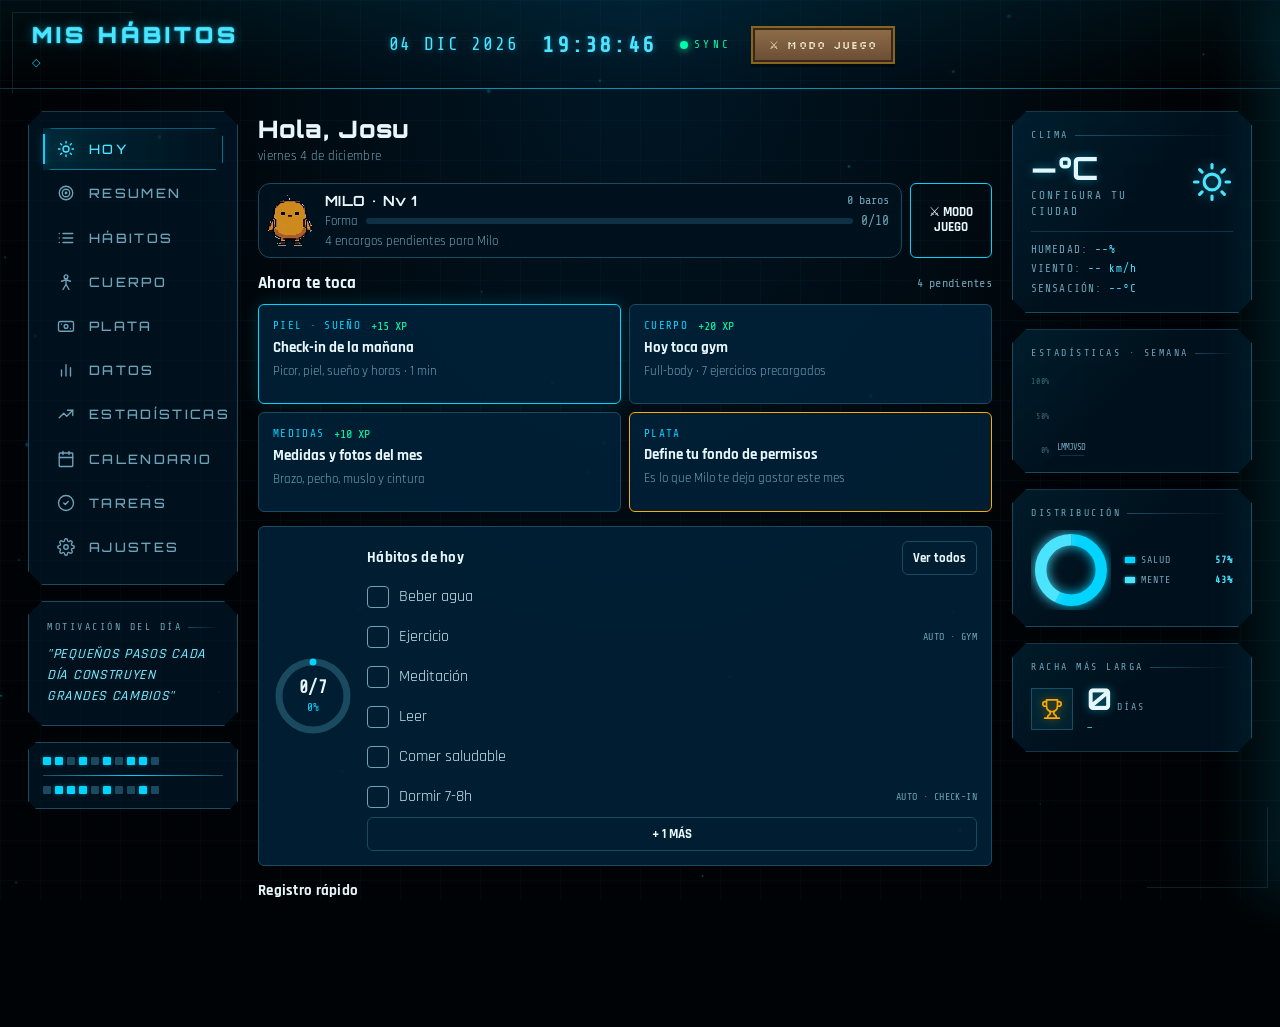
<file: index.html>
<!DOCTYPE html>
<html lang="es">
<head>
<meta charset="UTF-8">
<meta name="viewport" content="width=device-width, initial-scale=1.0, viewport-fit=cover">
<meta name="theme-color" content="#000305">
<meta name="apple-mobile-web-app-capable" content="yes">
<meta name="apple-mobile-web-app-status-bar-style" content="black-translucent">
<meta name="apple-mobile-web-app-title" content="Hábitos">
<meta name="mobile-web-app-capable" content="yes">
<link rel="manifest" href="manifest.json">
<link rel="apple-touch-icon" href="assets/icon-180.png">
<link rel="icon" type="image/png" href="assets/fav/fav-2.png" id="favMilo">
<script>/* en el computador la pestaña muestra un Milo coronado al azar (1–8) */
try { document.getElementById('favMilo').href = 'assets/fav/fav-' + (1 + Math.floor(Math.random() * 8)) + '.png'; } catch (e) {}</script>
<title>Trackeador de Hábitos · V8</title>
<link rel="preconnect" href="https://fonts.googleapis.com">
<link rel="preconnect" href="https://fonts.gstatic.com" crossorigin>
<link href="https://fonts.googleapis.com/css2?family=Orbitron:wght@400;500;700;900&family=Rajdhani:wght@300;400;500;600;700&family=Share+Tech+Mono&family=Noto+Sans+Hebrew:wght@400;700&family=Playfair+Display:wght@400;700;900&family=DM+Serif+Display&family=Inter:wght@300;400;500;600;700&family=Poppins:wght@400;500;600;700&family=Quicksand:wght@400;500;600;700&family=Permanent+Marker&family=Caveat:wght@400;600;700&family=Architects+Daughter&display=swap" rel="stylesheet">
<link rel="stylesheet" href="core/core.css">
<link rel="stylesheet" href="core/modules.css">
<link rel="stylesheet" href="modules/piel/piel.css">
<link rel="stylesheet" href="modules/gym/gym.css">
<link rel="stylesheet" href="modules/plata/plata.css">
<link rel="stylesheet" href="modules/datos/datos.css">
<link rel="stylesheet" href="game/game.css">
</head>
<body>

<div class="bg-grid"></div>
<canvas id="particles"></canvas>
<div class="bg-corners"></div>

<!-- ============ HEADER ============ -->
<header class="top-bar">
  <div class="brand">
    <h1 class="brand-title" id="brandTitleEl">MIS HÁBITOS</h1>
    <span class="brand-sub" id="brandSubEl"></span>
  </div>
  <div class="hebrew-mark" id="hebrewMarkEl"></div>
  <div class="status-area">
    <span class="status-date" id="dateDisplay">— — —</span>
    <span class="status-clock" id="clockDisplay">00:00:00</span>
    <span class="sync-indicator">SYNC</span>
  </div>
</header>

<!-- ============ MAIN LAYOUT ============ -->
<div class="main-grid">

  <!-- ============ SIDEBAR IZQUIERDA ============ -->
  <aside class="sidebar-left">
    <nav class="hud-nav" id="nav">
      <div class="nav-item active" data-view="resumen">
        <svg viewBox="0 0 24 24" fill="none" stroke="currentColor" stroke-width="1.8" stroke-linecap="round" stroke-linejoin="round"><circle cx="12" cy="12" r="9"/><circle cx="12" cy="12" r="5"/><circle cx="12" cy="12" r="1" fill="currentColor"/></svg>
        <span>RESUMEN</span>
      </div>
      <div class="nav-item" data-view="habitos">
        <svg viewBox="0 0 24 24" fill="none" stroke="currentColor" stroke-width="1.8" stroke-linecap="round" stroke-linejoin="round"><line x1="8" y1="6" x2="21" y2="6"/><line x1="8" y1="12" x2="21" y2="12"/><line x1="8" y1="18" x2="21" y2="18"/><line x1="3" y1="6" x2="3.01" y2="6"/><line x1="3" y1="12" x2="3.01" y2="12"/><line x1="3" y1="18" x2="3.01" y2="18"/></svg>
        <span>HÁBITOS</span>
      </div>
      <div class="nav-item" data-view="estadisticas">
        <svg viewBox="0 0 24 24" fill="none" stroke="currentColor" stroke-width="1.8" stroke-linecap="round" stroke-linejoin="round"><polyline points="3 17 9 11 13 15 21 7"/><polyline points="14 7 21 7 21 14"/></svg>
        <span>ESTADÍSTICAS</span>
      </div>
      <div class="nav-item" data-view="calendario">
        <svg viewBox="0 0 24 24" fill="none" stroke="currentColor" stroke-width="1.8" stroke-linecap="round" stroke-linejoin="round"><rect x="3" y="4" width="18" height="18" rx="1"/><line x1="16" y1="2" x2="16" y2="6"/><line x1="8" y1="2" x2="8" y2="6"/><line x1="3" y1="10" x2="21" y2="10"/></svg>
        <span>CALENDARIO</span>
      </div>
      <div class="nav-item" data-view="tareas">
        <svg viewBox="0 0 24 24" fill="none" stroke="currentColor" stroke-width="1.8" stroke-linecap="round" stroke-linejoin="round"><circle cx="12" cy="12" r="10"/><polyline points="9 12 11 14 15 10"/></svg>
        <span>TAREAS</span>
      </div>
      <div class="nav-item" data-view="ajustes">
        <svg viewBox="0 0 24 24" fill="none" stroke="currentColor" stroke-width="1.8" stroke-linecap="round" stroke-linejoin="round"><circle cx="12" cy="12" r="3"/><path d="M19.4 15a1.65 1.65 0 0 0 .33 1.82l.06.06a2 2 0 0 1 0 2.83 2 2 0 0 1-2.83 0l-.06-.06a1.65 1.65 0 0 0-1.82-.33 1.65 1.65 0 0 0-1 1.51V21a2 2 0 0 1-2 2 2 2 0 0 1-2-2v-.09A1.65 1.65 0 0 0 9 19.4a1.65 1.65 0 0 0-1.82.33l-.06.06a2 2 0 0 1-2.83 0 2 2 0 0 1 0-2.83l.06-.06a1.65 1.65 0 0 0 .33-1.82 1.65 1.65 0 0 0-1.51-1H3a2 2 0 0 1-2-2 2 2 0 0 1 2-2h.09A1.65 1.65 0 0 0 4.6 9a1.65 1.65 0 0 0-.33-1.82l-.06-.06a2 2 0 0 1 0-2.83 2 2 0 0 1 2.83 0l.06.06a1.65 1.65 0 0 0 1.82.33H9a1.65 1.65 0 0 0 1-1.51V3a2 2 0 0 1 2-2 2 2 0 0 1 2 2v.09a1.65 1.65 0 0 0 1 1.51 1.65 1.65 0 0 0 1.82-.33l.06-.06a2 2 0 0 1 2.83 0 2 2 0 0 1 0 2.83l-.06.06a1.65 1.65 0 0 0-.33 1.82V9a1.65 1.65 0 0 0 1.51 1H21a2 2 0 0 1 2 2 2 2 0 0 1-2 2h-.09a1.65 1.65 0 0 0-1.51 1z"/></svg>
        <span>AJUSTES</span>
      </div>
    </nav>

    <div class="motivation-panel">
      <div class="card-label">MOTIVACIÓN DEL DÍA</div>
      <p class="motivation-text" id="motivationText">"Pequeños pasos cada día construyen grandes cambios"</p>
    </div>

    <div class="deco-block">
      <div class="deco-row">
        <span class="lit"></span><span class="lit"></span><span></span><span class="lit"></span><span></span>
        <span class="lit"></span><span></span><span class="lit"></span><span class="lit"></span><span></span>
      </div>
      <div class="deco-mini-line"></div>
      <div class="deco-row">
        <span></span><span class="lit"></span><span class="lit"></span><span class="lit"></span><span></span>
        <span class="lit"></span><span></span><span></span><span class="lit"></span><span></span>
      </div>
    </div>
  </aside>

  <!-- ============ MAIN CONTENT ============ -->
  <main class="content">

    <!-- ===== RESUMEN ===== -->
    <section id="view-resumen">
      <div class="kpi-row">
        <!-- KPI: Hábitos completados (esta semana acumulado) -->
        <div class="kpi-card">
          <div class="kpi-title">HÁBITOS COMPLETADOS</div>
          <div class="kpi-ring-wrap">
            <svg viewBox="0 0 100 100">
              <circle class="ring-bg" cx="50" cy="50" r="42" fill="none" stroke-width="4"/>
              <circle id="ring1" class="ring-fg" cx="50" cy="50" r="42" fill="none" stroke-width="4" stroke-dasharray="263.9" stroke-dashoffset="263.9" transform="rotate(-90 50 50)"/>
            </svg>
            <div class="ring-center">
              <div class="ring-value" id="kpiCompletedNum">0</div>
              <div class="ring-unit">/<span id="kpiCompletedTotal">0</span></div>
            </div>
          </div>
          <div class="kpi-footer"><span class="v" id="kpiCompletedPct">0</span>%</div>
        </div>

        <!-- KPI: Racha actual -->
        <div class="kpi-card">
          <div class="kpi-title">RACHA ACTUAL</div>
          <div class="kpi-ring-wrap">
            <svg viewBox="0 0 100 100">
              <circle class="ring-bg" cx="50" cy="50" r="42" fill="none" stroke-width="4"/>
              <circle id="ring2" class="ring-fg" cx="50" cy="50" r="42" fill="none" stroke-width="4" stroke-dasharray="263.9" stroke-dashoffset="263.9" transform="rotate(-90 50 50)"/>
            </svg>
            <div class="ring-center">
              <div class="ring-value" id="kpiStreakNum">0</div>
              <div class="ring-unit">DÍAS</div>
            </div>
          </div>
          <div class="kpi-footer">MEJOR: <span class="v" id="kpiBestStreak">0</span> DÍAS</div>
        </div>

        <!-- KPI: Tasa de éxito -->
        <div class="kpi-card">
          <div class="kpi-title">TASA DE ÉXITO</div>
          <div class="kpi-ring-wrap">
            <svg viewBox="0 0 100 100">
              <circle class="ring-bg" cx="50" cy="50" r="42" fill="none" stroke-width="4"/>
              <circle id="ring3" class="ring-fg" cx="50" cy="50" r="42" fill="none" stroke-width="4" stroke-dasharray="263.9" stroke-dashoffset="263.9" transform="rotate(-90 50 50)"/>
            </svg>
            <div class="ring-center">
              <div class="ring-value"><span id="kpiSuccessNum">0</span>%</div>
            </div>
          </div>
          <div class="kpi-footer">ESTA SEMANA</div>
        </div>

        <!-- KPI: Hábitos activos -->
        <div class="kpi-card">
          <div class="kpi-title">HÁBITOS ACTIVOS</div>
          <div class="kpi-ring-wrap">
            <svg viewBox="0 0 100 100">
              <circle class="ring-bg" cx="50" cy="50" r="42" fill="none" stroke-width="4"/>
              <circle id="ring4" class="ring-fg" cx="50" cy="50" r="42" fill="none" stroke-width="4" stroke-dasharray="263.9" stroke-dashoffset="263.9" transform="rotate(-90 50 50)"/>
            </svg>
            <div class="ring-center">
              <div class="ring-value" id="kpiActiveNum">0</div>
              <div class="ring-unit">/10</div>
            </div>
          </div>
          <div class="kpi-footer kpi-add" onclick="openHabitModal()">+ AÑADIR</div>
        </div>
      </div>

      <div class="habits-card">
        <h2 class="habits-title">MIS HÁBITOS</h2>
        <table class="habits-table">
          <thead>
            <tr>
              <th>HÁBITO</th>
              <th>L</th><th>M</th><th>M</th><th>J</th><th>V</th><th>S</th><th>D</th>
              <th>RACHA</th>
            </tr>
          </thead>
          <tbody id="habitsTableBody"></tbody>
        </table>
      </div>
    </section>

    <!-- ===== HÁBITOS (manage) ===== -->
    <section id="view-habitos" class="hidden">
      <!-- Vista DESKTOP (oculta en mobile) -->
      <div class="desktop-only">
        <div class="section-title-row">
          <h2 class="section-title">GESTIÓN DE HÁBITOS</h2>
          <button class="hud-btn" onclick="openHabitModal()">+ NUEVO HÁBITO</button>
        </div>
        <div class="manage-grid" id="manageGrid"></div>
      </div>
      <!-- Vista MOBILE (oculta en desktop) -->
      <div class="mobile-only" id="mobileHabitsView">
        <div class="mobile-habits-hoy" id="mobileHabitsHoy"></div>
        <div class="mobile-habits-semana" id="mobileHabitsSemana"></div>
        <div class="mobile-habits-resumen" id="mobileHabitsResumen"></div>
      </div>
    </section>

    <!-- ===== ESTADÍSTICAS ===== -->
    <section id="view-estadisticas" class="hidden">
      <div class="section-title-row">
        <h2 class="section-title">ESTADÍSTICAS</h2>
      </div>
      <div class="stats-toolbar">
        <div class="stats-toolbar-lbl">UNIDAD DE TIEMPO</div>
        <div class="seg-ctrl" id="statsUnitCtrl">
          <button data-unit="week" class="active">SEMANAL</button>
          <button data-unit="month">MENSUAL</button>
          <button data-unit="year">ANUAL</button>
        </div>
      </div>
      <div id="statsContainer"></div>
    </section>

    <!-- ===== CALENDARIO ===== -->
    <section id="view-calendario" class="hidden">
      <div class="section-title-row">
        <h2 class="section-title">CALENDARIO</h2>
      </div>
      <div class="calendar-wrap">
        <div class="cal-nav">
          <button class="icon-btn" onclick="changeCalMonth(-1)">
            <svg viewBox="0 0 24 24" fill="none" stroke="currentColor" stroke-width="2" stroke-linecap="round" stroke-linejoin="round"><polyline points="15 18 9 12 15 6"/></svg>
          </button>
          <div class="cal-month" id="calMonthLabel">— — —</div>
          <button class="icon-btn" onclick="changeCalMonth(1)">
            <svg viewBox="0 0 24 24" fill="none" stroke="currentColor" stroke-width="2" stroke-linecap="round" stroke-linejoin="round"><polyline points="9 18 15 12 9 6"/></svg>
          </button>
        </div>
        <div class="cal-grid" id="calGrid"></div>
      </div>
    </section>

    <!-- ===== TAREAS ===== -->
    <section id="view-tareas" class="hidden">
      <div class="section-title-row">
        <h2 class="section-title">TAREAS</h2>
      </div>

      <!-- Contador semanal -->
      <div class="task-counter-row">
        <div class="task-counter-card done">
          <div class="tc-lbl">REALIZADAS · SEMANA</div>
          <div class="tc-val" id="tcDone">0</div>
          <div class="tc-sub">TAREAS COMPLETADAS LUN — DOM</div>
        </div>
        <div class="task-counter-card miss">
          <div class="tc-lbl">NO REALIZADAS</div>
          <div class="tc-val" id="tcMiss">0</div>
          <div class="tc-sub">PENDIENTES EN EL TABLERO</div>
        </div>
        <div class="task-counter-card">
          <div class="tc-lbl">TASA · SEMANA</div>
          <div class="tc-val" id="tcRate">0%</div>
          <div class="tc-sub" id="tcRateSub">SIN ACTIVIDAD</div>
        </div>
      </div>

      <!-- Line chart de tareas realizadas -->
      <div class="task-chart-card">
        <div class="task-chart-head">
          <div class="task-chart-title">TAREAS REALIZADAS · LÍNEA DE TIEMPO</div>
          <div class="seg-ctrl" id="taskRangeCtrl">
            <button data-range="week" class="active">1 SEMANA</button>
            <button data-range="month">1 MES</button>
            <button data-range="year">1 AÑO</button>
          </div>
        </div>
        <div class="task-chart-svg-wrap" id="taskChartWrap"></div>
      </div>

      <div class="tasks-wrap">
        <div class="task-input-row">
          <input type="text" class="task-input" id="taskInput" placeholder="Nueva tarea..." onkeydown="if(event.key==='Enter')addTask()">
          <button class="hud-btn" onclick="addTask()">+ AÑADIR</button>
        </div>
        <div class="task-priority-picker" id="taskPriorityPicker">
          <button type="button" class="priority-pill active" data-pri="urgent" onclick="selectTaskPriority('urgent')">
            <span class="pp-dot"></span>URGENTE
          </button>
          <button type="button" class="priority-pill" data-pri="important" onclick="selectTaskPriority('important')">
            <span class="pp-dot"></span>IMPORTANTE
          </button>
          <button type="button" class="priority-pill" data-pri="trivial" onclick="selectTaskPriority('trivial')">
            <span class="pp-dot"></span>TRIVIAL
          </button>
        </div>
        <div class="task-section-header">
          <span class="tsh-label">— ACTIVAS —</span>
        </div>
        <div class="task-list" id="taskList"></div>

        <div class="archived-panel" id="archivedPanel">
          <div class="task-section-header archived-header" onclick="toggleArchivedPanel()">
            <span class="tsh-chevron">
              <svg viewBox="0 0 24 24" fill="none" stroke="currentColor" stroke-width="2" stroke-linecap="round" stroke-linejoin="round"><polyline points="6 9 12 15 18 9"/></svg>
            </span>
            <span class="tsh-label">ARCHIVADAS <span class="archived-count" id="archivedCount">0</span></span>
            <button class="hud-btn secondary tiny" id="clearArchivedBtn" onclick="event.stopPropagation(); clearArchived()">VACIAR</button>
          </div>
          <div class="archived-body">
            <div class="task-list archived-list" id="archivedList"></div>
          </div>
        </div>
      </div>
    </section>

    <!-- ===== AJUSTES ===== -->
    <section id="view-ajustes" class="hidden">
      <div class="section-title-row">
        <h2 class="section-title">AJUSTES</h2>
      </div>
      <div class="settings-wrap">
        <div class="setting-row">
          <div>
            <div class="setting-label">CIUDAD DEL CLIMA</div>
            <div class="setting-desc">Latitud y longitud para Open-Meteo</div>
          </div>
          <div style="display:flex; gap:8px;">
            <input type="text" class="form-input" id="setCity" style="width:140px" placeholder="Santiago">
            <input type="number" step="0.01" class="form-input" id="setLat" style="width:90px" placeholder="-33.45">
            <input type="number" step="0.01" class="form-input" id="setLon" style="width:90px" placeholder="-70.66">
            <button class="hud-btn" onclick="saveCitySettings()">GUARDAR</button>
          </div>
        </div>
        <div class="setting-row">
          <div>
            <div class="setting-label">FRASE MOTIVACIONAL</div>
            <div class="setting-desc">Texto que aparece en el panel izquierdo</div>
          </div>
          <input type="text" class="form-input" id="setMotivation" style="width:340px" onblur="saveMotivation()">
        </div>
        <div class="setting-row">
          <div>
            <div class="setting-label">EXPORTAR DATOS</div>
            <div class="setting-desc">Descarga un respaldo JSON con tu progreso</div>
          </div>
          <button class="hud-btn" onclick="exportData()">EXPORTAR</button>
        </div>
        <div class="setting-row">
          <div>
            <div class="setting-label">IMPORTAR DATOS</div>
            <div class="setting-desc">Restaura desde un archivo JSON</div>
          </div>
          <label class="hud-btn" style="cursor:pointer">
            IMPORTAR
            <input type="file" accept="application/json" onchange="importData(event)" style="display:none">
          </label>
        </div>
        <!-- V4.5 — ACORDEÓN AJUSTES AVANZADOS -->
        <div class="setting-row adv-toggle-row" id="advToggleRow" onclick="toggleAdvancedSettings()">
          <div>
            <div class="setting-label">AJUSTES AVANZADOS</div>
            <div class="setting-desc">Personalización de pantalla y categorías</div>
          </div>
          <div class="adv-chevron">
            <svg viewBox="0 0 24 24" fill="none" stroke="currentColor" stroke-width="2" stroke-linecap="round" stroke-linejoin="round"><polyline points="6 9 12 15 18 9"/></svg>
          </div>
        </div>

        <div class="advanced-settings" id="advancedSettings">

          <!-- Sección SINCRONIZACIÓN EN LA NUBE -->
          <div class="adv-section">
            <div class="adv-section-title">SINCRONIZACIÓN EN LA NUBE</div>
            <div class="setting-desc" style="padding: 0 4px 8px;">
              Mantén el mismo progreso en el computador y el celular. V7 guarda tus datos en un
              <strong>Gist secreto de tu cuenta de GitHub</strong> (un archivo por área: núcleo, piel, gym, plata).
              <br><br>
              1) En GitHub: Settings → Developer settings → Personal access tokens → <strong>Tokens (classic)</strong> →
              Generate new token, marca SOLO el permiso <strong>gist</strong>. 2) Pégalo abajo y toca PROBAR Y GUARDAR:
              la app crea el Gist sola. 3) En el otro dispositivo pega el mismo token y el GIST ID que aparece aquí.
            </div>
            <div class="cloud-status">
              <span class="cloud-dot" id="cloudStatusDot"></span>
              <span id="cloudStatusText">SIN CONFIGURAR</span>
            </div>
            <div class="setting-row">
              <div>
                <div class="setting-label">GIST ID</div>
                <div class="setting-desc">Déjalo vacío la primera vez: se crea solo</div>
              </div>
              <input type="text" class="form-input" id="setCloudBin" style="width:280px" placeholder="(se crea solo)">
            </div>
            <div class="setting-row">
              <div>
                <div class="setting-label">TOKEN GITHUB</div>
                <div class="setting-desc">Token classic con permiso "gist". Se guarda solo en este dispositivo</div>
              </div>
              <input type="password" class="form-input" id="setCloudKey" style="width:280px" placeholder="ghp_...">
            </div>
            <div class="setting-row">
              <div>
                <div class="setting-label">PROBAR Y GUARDAR</div>
                <div class="setting-desc">Verifica la conexión antes de activar</div>
              </div>
              <button class="hud-btn" onclick="cloudTestAndSave()">PROBAR Y GUARDAR</button>
            </div>
            <div class="setting-row">
              <div>
                <div class="setting-label">SINCRONIZACIÓN AUTOMÁTICA</div>
                <div class="setting-desc">Sube los cambios solos unos segundos después de editar</div>
              </div>
              <label style="display:flex; align-items:center; gap:10px; cursor:pointer;">
                <input type="checkbox" id="setCloudAuto" onchange="toggleCloudAutoSync()" style="accent-color: var(--cyan); cursor:pointer;">
              </label>
            </div>
            <div class="setting-row">
              <div>
                <div class="setting-label">SINCRONIZAR AHORA</div>
                <div class="setting-desc">Baja lo último y sube tus cambios manualmente</div>
              </div>
              <button class="hud-btn" onclick="cloudSyncNow()">SINCRONIZAR AHORA</button>
            </div>
            <div class="setting-row" id="legacyJsonbinRow" style="display:none">
              <div>
                <div class="setting-label">TRAER DESDE V6 (JSONBIN)</div>
                <div class="setting-desc">Baja una vez tu progreso de la V6 y lo junta con este</div>
              </div>
              <button class="hud-btn" onclick="Sync.importLegacyJsonbin()">IMPORTAR</button>
            </div>
          </div>

          <!-- Sección ESTILO -->
          <div class="adv-section">
            <div class="adv-section-title">ESTILO VISUAL</div>
            <div class="setting-desc" style="padding: 0 4px 8px;">Cambia la apariencia completa de la app. Tus datos no se tocan.</div>
            <div class="theme-picker" id="themePicker">
              <div class="theme-card" data-theme="futurista">
                <div class="theme-preview preview-futurista"><span class="tp-stripe"></span><span class="tp-dot"></span></div>
                <div class="theme-name">FUTURISTA</div>
                <div class="theme-desc">HUD CYAN · DEFAULT</div>
              </div>
              <div class="theme-card" data-theme="minimalista">
                <div class="theme-preview preview-minimalista"><span class="tp-stripe"></span><span class="tp-dot"></span></div>
                <div class="theme-name">MINIMALISTA</div>
                <div class="theme-desc">NEGRO + ORO</div>
              </div>
              <div class="theme-card" data-theme="elegante">
                <div class="theme-preview preview-elegante"><span class="tp-stripe"></span><span class="tp-dot"></span></div>
                <div class="theme-name">ELEGANTE</div>
                <div class="theme-desc">BEIGE + MARRÓN</div>
              </div>
              <div class="theme-card" data-theme="pinki">
                <div class="theme-preview preview-pinki"><span class="tp-stripe"></span><span class="tp-dot"></span></div>
                <div class="theme-name">PINKI</div>
                <div class="theme-desc">ROSA PASTEL</div>
              </div>
              <div class="theme-card" data-theme="grafiti">
                <div class="theme-preview preview-grafiti"><span class="tp-stripe"></span><span class="tp-dot"></span></div>
                <div class="theme-name">GRAFITI</div>
                <div class="theme-desc">URBAN STREET</div>
              </div>
            </div>
          </div>

          <!-- Sección PANTALLA -->
          <div class="adv-section">
            <div class="adv-section-title">PANTALLA</div>

            <div class="setting-row">
              <div>
                <div class="setting-label">TÍTULO PRINCIPAL</div>
                <div class="setting-desc">El texto grande de arriba a la izquierda</div>
              </div>
              <input type="text" class="form-input" id="setBrandTitle" style="width:280px" onblur="saveBrandTitle()" onkeydown="if(event.key==='Enter')this.blur()">
            </div>

            <div class="setting-row">
              <div>
                <div class="setting-label">SUBTÍTULO</div>
                <div class="setting-desc">Texto pequeño bajo el título principal</div>
              </div>
              <input type="text" class="form-input" id="setBrandSub" style="width:280px" onblur="saveBrandSub()" onkeydown="if(event.key==='Enter')this.blur()">
            </div>

            <div class="setting-row">
              <div>
                <div class="setting-label">MARCA CENTRAL</div>
                <div class="setting-desc">Texto opcional al centro del header. Deja vacío para ocultar</div>
              </div>
              <input type="text" class="form-input" id="setHebrewMark" style="width:280px; font-family: var(--font-hebrew); font-size:16px;" onblur="saveHebrewMark()" onkeydown="if(event.key==='Enter')this.blur()">
            </div>
          </div>

          <!-- Sección CATEGORÍAS -->
          <div class="adv-section">
            <div class="adv-section-title">CATEGORÍAS DE HÁBITOS</div>
            <div class="setting-desc" style="padding: 0 4px 8px;">Edita el nombre y el color de cada categoría. Los cambios se reflejan en el donut, la edición de hábitos y los acentos visuales.</div>
            <div class="cat-editor" id="catEditor"></div>
          </div>

        </div>

        <div class="setting-row">
          <div>
            <div class="setting-label" style="color:var(--danger)">RESTABLECER</div>
            <div class="setting-desc">Borra todo y vuelve a los hábitos por defecto</div>
          </div>
          <button class="hud-btn danger" onclick="resetData()">BORRAR TODO</button>
        </div>
      </div>
    </section>

    <!-- ===== MÁS (solo mobile, hub de acceso a otras vistas) ===== -->
    <section id="view-mas" class="hidden">
      <div class="section-title-row">
        <h2 class="section-title">MÁS</h2>
      </div>
      <div class="mas-list">
        <button class="mas-item" onclick="switchView('tareas')">
          <svg viewBox="0 0 24 24" fill="none" stroke="currentColor" stroke-width="1.8" stroke-linecap="round" stroke-linejoin="round"><circle cx="12" cy="12" r="10"/><polyline points="9 12 11 14 15 10"/></svg>
          <div class="mas-info">
            <div class="mas-name">TAREAS</div>
            <div class="mas-desc" id="masTareasDesc">activas y archivadas</div>
          </div>
          <svg class="mas-chev" viewBox="0 0 24 24" fill="none" stroke="currentColor" stroke-width="2" stroke-linecap="round"><polyline points="9 6 15 12 9 18"/></svg>
        </button>
        <button class="mas-item" onclick="switchView('ajustes')">
          <svg viewBox="0 0 24 24" fill="none" stroke="currentColor" stroke-width="1.8" stroke-linecap="round" stroke-linejoin="round"><circle cx="12" cy="12" r="3"/><path d="M19.4 15a1.65 1.65 0 0 0 .33 1.82l.06.06a2 2 0 0 1 0 2.83 2 2 0 0 1-2.83 0l-.06-.06a1.65 1.65 0 0 0-1.82-.33 1.65 1.65 0 0 0-1 1.51V21a2 2 0 0 1-2 2 2 2 0 0 1-2-2v-.09A1.65 1.65 0 0 0 9 19.4a1.65 1.65 0 0 0-1.82.33l-.06.06a2 2 0 0 1-2.83 0 2 2 0 0 1 0-2.83l.06-.06a1.65 1.65 0 0 0 .33-1.82 1.65 1.65 0 0 0-1.51-1H3a2 2 0 0 1-2-2 2 2 0 0 1 2-2h.09A1.65 1.65 0 0 0 4.6 9a1.65 1.65 0 0 0-.33-1.82l-.06-.06a2 2 0 0 1 0-2.83 2 2 0 0 1 2.83 0l.06.06a1.65 1.65 0 0 0 1.82.33H9a1.65 1.65 0 0 0 1-1.51V3a2 2 0 0 1 2-2 2 2 0 0 1 2 2v.09a1.65 1.65 0 0 0 1 1.51 1.65 1.65 0 0 0 1.82-.33l.06-.06a2 2 0 0 1 2.83 0 2 2 0 0 1 0 2.83l-.06.06a1.65 1.65 0 0 0-.33 1.82V9a1.65 1.65 0 0 0 1.51 1H21a2 2 0 0 1 2 2 2 2 0 0 1-2 2h-.09a1.65 1.65 0 0 0-1.51 1z"/></svg>
          <div class="mas-info">
            <div class="mas-name">AJUSTES</div>
            <div class="mas-desc">tema, sync, categorías, backup</div>
          </div>
          <svg class="mas-chev" viewBox="0 0 24 24" fill="none" stroke="currentColor" stroke-width="2" stroke-linecap="round"><polyline points="9 6 15 12 9 18"/></svg>
        </button>
      </div>
    </section>

  </main>

  <!-- ============ SIDEBAR DERECHA ============ -->
  <aside class="sidebar-right">
    <!-- Weather -->
    <div class="hud-card weather-card">
      <div class="card-label">CLIMA</div>
      <div class="weather-top">
        <div>
          <div class="weather-temp"><span id="wTemp">--</span>°C</div>
          <div class="weather-desc" id="wDesc">Cargando...</div>
        </div>
        <div class="weather-icon" id="wIcon"></div>
      </div>
      <div class="weather-meta">
        <div>HUMEDAD: <span class="v" id="wHum">--%</span></div>
        <div>VIENTO: <span class="v" id="wWind">-- km/h</span></div>
        <div>SENSACIÓN: <span class="v" id="wFeel">--°C</span></div>
      </div>
    </div>

    <!-- Bar chart -->
    <div class="hud-card">
      <div class="card-label">ESTADÍSTICAS · SEMANA</div>
      <div style="display:flex; gap:6px; align-items:flex-end;">
        <div class="bar-y-axis">
          <span>100%</span>
          <span>50%</span>
          <span>0%</span>
        </div>
        <div class="bar-chart" id="barChart"></div>
      </div>
    </div>

    <!-- Donut -->
    <div class="hud-card">
      <div class="card-label">DISTRIBUCIÓN</div>
      <div class="donut-wrap">
        <svg class="donut-svg" id="donutSvg" viewBox="0 0 42 42"></svg>
        <div class="donut-legend" id="donutLegend"></div>
      </div>
    </div>

    <!-- Best streak -->
    <div class="hud-card">
      <div class="card-label">RACHA MÁS LARGA</div>
      <div class="best-streak">
        <div class="trophy-box">
          <svg viewBox="0 0 24 24" fill="none" stroke="currentColor" stroke-width="1.8" stroke-linecap="round" stroke-linejoin="round"><path d="M6 9H4.5a2.5 2.5 0 0 1 0-5H6"/><path d="M18 9h1.5a2.5 2.5 0 0 0 0-5H18"/><path d="M4 22h16"/><path d="M10 14.66V17c0 .55-.47.98-.97 1.21C7.85 18.75 7 20.24 7 22"/><path d="M14 14.66V17c0 .55.47.98.97 1.21C16.15 18.75 17 20.24 17 22"/><path d="M18 2H6v7a6 6 0 0 0 12 0V2Z"/></svg>
        </div>
        <div>
          <div><span class="best-num" id="bestStreakNum">0</span> <span class="best-num-unit">DÍAS</span></div>
          <div class="best-name" id="bestStreakName">—</div>
        </div>
      </div>
    </div>
  </aside>

</div>

<!-- ============ BOTTOM NAV (solo mobile) ============ -->
<nav class="bottom-nav" id="bottomNav">
  <button class="bn-item" data-view="habitos" onclick="switchView('habitos')">
    <svg viewBox="0 0 24 24" fill="none" stroke="currentColor" stroke-width="1.8" stroke-linecap="round" stroke-linejoin="round"><polyline points="20 6 9 17 4 12"/></svg>
    <span>HÁBITOS</span>
  </button>
  <button class="bn-item" data-view="estadisticas" onclick="switchView('estadisticas')">
    <svg viewBox="0 0 24 24" fill="none" stroke="currentColor" stroke-width="1.8" stroke-linecap="round" stroke-linejoin="round"><polyline points="3 17 9 11 13 15 21 7"/><polyline points="14 7 21 7 21 14"/></svg>
    <span>STATS</span>
  </button>
  <button class="bn-item" data-view="calendario" onclick="switchView('calendario')">
    <svg viewBox="0 0 24 24" fill="none" stroke="currentColor" stroke-width="1.8" stroke-linecap="round" stroke-linejoin="round"><rect x="3" y="4" width="18" height="18" rx="1"/><line x1="16" y1="2" x2="16" y2="6"/><line x1="8" y1="2" x2="8" y2="6"/><line x1="3" y1="10" x2="21" y2="10"/></svg>
    <span>CALEND.</span>
  </button>
  <button class="bn-item" data-view="mas" onclick="switchView('mas')">
    <svg viewBox="0 0 24 24" fill="none" stroke="currentColor" stroke-width="1.8" stroke-linecap="round" stroke-linejoin="round"><line x1="3" y1="6" x2="21" y2="6"/><line x1="3" y1="12" x2="21" y2="12"/><line x1="3" y1="18" x2="21" y2="18"/></svg>
    <span>MÁS</span>
  </button>
</nav>

<!-- ============ FAB (solo mobile) ============ -->
<button class="fab" id="fab" onclick="fabAction()" aria-label="Crear">
  <svg viewBox="0 0 24 24" fill="none" stroke="currentColor" stroke-width="2.5" stroke-linecap="round"><line x1="12" y1="5" x2="12" y2="19"/><line x1="5" y1="12" x2="19" y2="12"/></svg>
</button>

<!-- ============ HABIT MODAL ============ -->
<div class="modal-overlay" id="habitModal" onclick="if(event.target===this)closeHabitModal()">
  <div class="modal">
    <div class="modal-title" id="modalTitle">NUEVO HÁBITO</div>
    <div class="form-group">
      <label class="form-label">NOMBRE</label>
      <input type="text" class="form-input" id="habitName" placeholder="Ej: Meditar">
    </div>
    <div class="form-group">
      <label class="form-label">DESCRIPCIÓN (OPCIONAL)</label>
      <input type="text" class="form-input" id="habitSub" placeholder="Ej: 10 min al día">
    </div>
    <div class="form-group">
      <label class="form-label">CATEGORÍA</label>
      <select class="form-select" id="habitCategory"></select>
    </div>
    <div class="form-group">
      <label class="form-label">ICONO</label>
      <div class="icon-picker" id="iconPicker"></div>
    </div>
    <div class="modal-actions">
      <button class="hud-btn danger left hidden" id="deleteBtn" onclick="deleteFromModal()">ELIMINAR</button>
      <button class="hud-btn secondary" onclick="closeHabitModal()">CANCELAR</button>
      <button class="hud-btn" onclick="saveHabitModal()">GUARDAR</button>
    </div>
  </div>
</div>

<!-- ============ V4.4: MODAL NUEVO EVENTO ============ -->
<div class="modal-overlay" id="eventModal" onclick="if(event.target===this)closeEventModal()">
  <div class="modal">
    <div class="modal-title">NUEVO EVENTO</div>
    <div class="form-group">
      <label class="form-label">EVENTO</label>
      <input type="text" class="form-input" id="evText" placeholder="Ej: Cumpleaños de Pablo">
    </div>
    <div class="form-group">
      <label class="form-label">FECHA</label>
      <input type="date" class="form-input" id="evDate">
    </div>
    <div class="form-group">
      <label class="form-label" style="display:flex; align-items:center; gap:10px;">
        <input type="checkbox" id="evAllDay" checked style="accent-color: var(--cyan); cursor:pointer;">
        <span>TODO EL DÍA</span>
      </label>
    </div>
    <div class="form-group" id="evTimeGroup" style="display:none;">
      <label class="form-label">HORARIO</label>
      <input type="time" class="form-input" id="evTime" value="09:00">
    </div>
    <div class="modal-actions">
      <button class="hud-btn secondary" onclick="closeEventModal()">CANCELAR</button>
      <button class="hud-btn" onclick="saveEventModal()">GUARDAR</button>
    </div>
  </div>
</div>

<!-- ============ V4.4: DRAWER DEL DÍA ============ -->
<div class="drawer-overlay" id="drawerOverlay" onclick="closeDayDrawer()"></div>
<aside class="drawer" id="dayDrawer" aria-hidden="true">
  <button class="drawer-close" onclick="closeDayDrawer()" aria-label="Cerrar">
    <svg viewBox="0 0 24 24" fill="none" stroke="currentColor" stroke-width="2" stroke-linecap="round" stroke-linejoin="round"><line x1="6" y1="6" x2="18" y2="18"/><line x1="6" y1="18" x2="18" y2="6"/></svg>
  </button>
  <div class="drawer-day-name" id="drawerDayName">— —</div>
  <div class="drawer-date-big" id="drawerDateBig">—</div>

  <div class="drawer-section">
    <div class="drawer-section-label">EVENTOS · <span id="drawerEventCount">0</span></div>
    <div class="drawer-events-list" id="drawerEventsList"></div>
    <button class="hud-btn" onclick="openEventModalForDate()">+ NUEVO EVENTO ESTE DÍA</button>
  </div>
</aside>

<div class="toast" id="toast" style="position:fixed;"><span class="toast-msg" id="toastMsg">OK</span></div>

<!-- ============ V7 · SCRIPTS ============
     Orden: núcleo → API de módulos → sincronización → módulos → juego → arranque -->
<script src="core/core.js"></script>
<script src="core/app.js"></script>
<script src="core/sync.js"></script>
<script src="modules/hoy/hoy.js"></script>
<script src="modules/piel/piel.js"></script>
<script src="modules/gym/gym.js"></script>
<script src="modules/plata/plata.js"></script>
<script src="modules/datos/datos.js"></script>
<script src="game/game.js"></script>
<!-- V8 · "Milo: El gran noqueo" — modo juego de peleas contra jefes -->
<script src="game2/core.js"></script>
<script src="game2/audio.js"></script>
<script src="game2/player.js"></script>
<script src="game2/boss_rasquina.js"></script>
<script src="game2/boss_pantallon.js"></script>
<script src="game2/boss_gaston.js"></script>
<script src="game2/boss_flojera.js"></script>
<script src="game2/screens.js"></script>
<script>App.boot();</script>
</body>
</html>
</file>
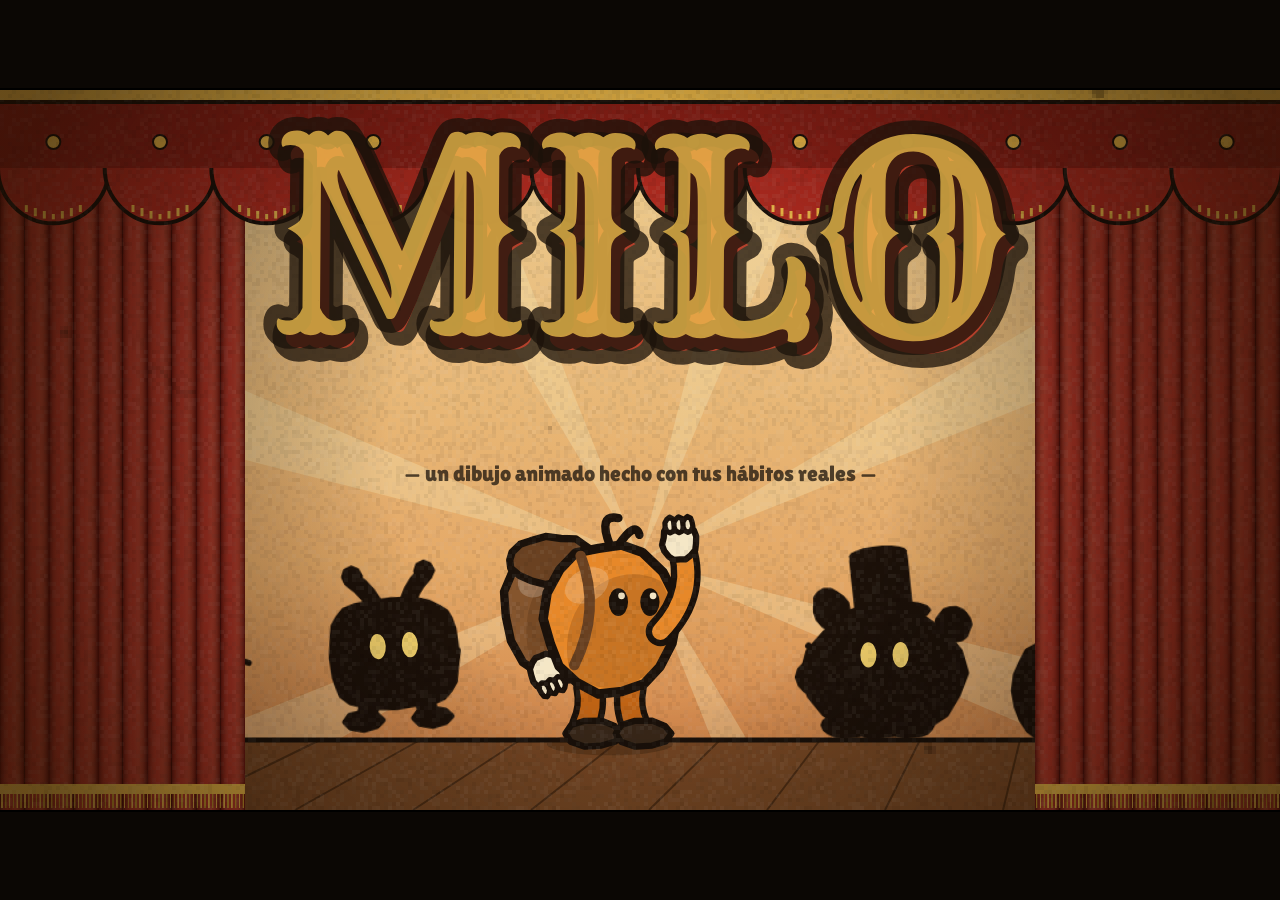
<file: game2/dev.html>
<!doctype html>
<html lang="es">
<head>
<meta charset="utf-8">
<meta name="viewport" content="width=device-width, initial-scale=1, viewport-fit=cover">
<title>Milo · El gran noqueo (dev)</title>
<style>body{margin:0;background:#111;color:#eee;font-family:sans-serif}</style>
</head>
<body>
<!-- Página de pruebas del juego sin la app: dev.html?scene=fight&boss=rasquina -->
<script src="core.js"></script>
<script src="audio.js"></script>
<script src="player.js"></script>
<script src="boss_rasquina.js"></script>
<script src="boss_pantallon.js"></script>
<script src="boss_gaston.js"></script>
<script src="boss_flojera.js"></script>
<script src="screens.js"></script>
<script>
  const q = new URLSearchParams(location.search);
  MG.open(q.get('scene') || 'title', { bossId: q.get('boss') || undefined });
</script>
</body>
</html>
</file>
<file: core/core.css>
/* ============ TOKENS ============ */
:root {
  --bg-0: #000305;
  --bg-1: #00111e;
  --bg-2: #001828;
  --bg-card: rgba(0, 28, 48, 0.55);
  --bg-card-strong: rgba(0, 35, 58, 0.85);

  --cyan: #00d4ff;
  --cyan-2: #4de4ff;
  --cyan-3: #80edff;
  --cyan-soft: #0099b3;
  --cyan-dark: #006380;
  --cyan-line: #1a4a60;
  --cyan-line-soft: #0d3245;
  --cyan-glow: rgba(0, 212, 255, 0.45);
  --cyan-glow-soft: rgba(0, 212, 255, 0.18);

  --text: #c5e8f5;
  --text-bright: #e8f7fb;
  --text-dim: #6da3b8;
  --text-fade: #3d6877;

  --danger: #ff4d6d;
  --warning: #ffaa00;
  --success: #00ffaa;
  --magenta: #ff44dd;

  --font-display: 'Orbitron', 'Share Tech Mono', monospace;
  --font-body: 'Rajdhani', 'Segoe UI', system-ui, sans-serif;
  --font-mono: 'Share Tech Mono', 'Courier New', monospace;
  --font-hebrew: 'Noto Sans Hebrew', serif;

  --hud-frame: polygon(
    0 14px, 14px 0,
    calc(100% - 14px) 0, 100% 14px,
    100% calc(100% - 14px), calc(100% - 14px) 100%,
    14px 100%, 0 calc(100% - 14px)
  );
  --hud-frame-sm: polygon(
    0 8px, 8px 0,
    calc(100% - 8px) 0, 100% 8px,
    100% calc(100% - 8px), calc(100% - 8px) 100%,
    8px 100%, 0 calc(100% - 8px)
  );
}

* { box-sizing: border-box; margin: 0; padding: 0; }
html, body { height: 100%; overflow-x: hidden; }
body {
  font-family: var(--font-body);
  background: var(--bg-0);
  color: var(--text);
  font-size: 14px;
  line-height: 1.4;
  -webkit-font-smoothing: antialiased;
  letter-spacing: 0.02em;
  position: relative;
  min-height: 100vh;
}

/* ============ FONDO ============ */
.bg-grid {
  position: fixed;
  inset: 0;
  background:
    linear-gradient(rgba(0, 212, 255, 0.03) 1px, transparent 1px),
    linear-gradient(90deg, rgba(0, 212, 255, 0.03) 1px, transparent 1px),
    radial-gradient(ellipse at top, var(--bg-2) 0%, var(--bg-0) 60%);
  background-size: 40px 40px, 40px 40px, 100% 100%;
  pointer-events: none;
  z-index: 0;
}
#particles {
  position: fixed;
  inset: 0;
  pointer-events: none;
  z-index: 1;
  opacity: 0.5;
}
.bg-corners {
  position: fixed;
  inset: 0;
  pointer-events: none;
  z-index: 2;
}
.bg-corners::before,
.bg-corners::after {
  content: '';
  position: absolute;
  width: 120px; height: 80px;
  border: 1px solid var(--cyan-line);
  opacity: 0.4;
}
.bg-corners::before { top: 12px; left: 12px; border-right: none; border-bottom: none; }
.bg-corners::after { bottom: 12px; right: 12px; border-left: none; border-top: none; }

/* ============ HEADER ============ */
.top-bar {
  position: relative;
  z-index: 10;
  display: grid;
  grid-template-columns: 1fr auto 1fr;
  align-items: center;
  padding: 20px 32px 18px;
  gap: 20px;
  border-bottom: 1px solid var(--cyan-line-soft);
  background: linear-gradient(180deg, rgba(0,212,255,0.06) 0%, transparent 100%);
}
.top-bar::before {
  content: '';
  position: absolute;
  bottom: -1px; left: 0; right: 0;
  height: 1px;
  background: linear-gradient(90deg, transparent 0%, var(--cyan) 30%, var(--cyan) 70%, transparent 100%);
  opacity: 0.6;
}
.brand { display: flex; flex-direction: column; gap: 4px; }
.brand-title {
  font-family: var(--font-display);
  font-size: 22px;
  font-weight: 900;
  letter-spacing: 0.18em;
  color: var(--cyan-2);
  text-shadow: 0 0 12px var(--cyan-glow), 0 0 2px var(--cyan);
}
.brand-sub {
  font-family: var(--font-mono);
  font-size: 11px;
  letter-spacing: 0.35em;
  color: var(--text-dim);
}
.brand-sub::before { content: '◇ '; color: var(--cyan); }

.hebrew-mark {
  font-family: var(--font-hebrew);
  font-size: 44px;
  color: var(--cyan-2);
  text-shadow: 0 0 20px var(--cyan-glow), 0 0 6px var(--cyan);
  letter-spacing: 0.05em;
  line-height: 1;
  position: relative;
  padding: 0 20px;
}
.hebrew-mark::before,
.hebrew-mark::after {
  content: '';
  position: absolute;
  top: 50%;
  width: 60px; height: 1px;
  background: linear-gradient(90deg, transparent, var(--cyan));
}
.hebrew-mark::before { right: 100%; }
.hebrew-mark::after { left: 100%; background: linear-gradient(90deg, var(--cyan), transparent); }

.status-area {
  display: flex;
  justify-content: flex-end;
  align-items: center;
  gap: 24px;
  font-family: var(--font-mono);
}
.status-date, .status-clock {
  font-size: 18px;
  letter-spacing: 0.1em;
  color: var(--cyan-2);
  text-shadow: 0 0 6px var(--cyan-glow);
}
.status-clock { font-weight: 700; font-size: 22px; }
.sync-indicator {
  font-size: 11px;
  letter-spacing: 0.3em;
  color: var(--success);
  display: flex; align-items: center; gap: 6px;
}
.sync-indicator::before {
  content: '';
  width: 8px; height: 8px;
  background: var(--success);
  border-radius: 50%;
  box-shadow: 0 0 8px var(--success);
  animation: pulse-dot 2s infinite;
}
@keyframes pulse-dot {
  0%, 100% { opacity: 1; transform: scale(1); }
  50% { opacity: 0.5; transform: scale(0.85); }
}

/* ============ LAYOUT PRINCIPAL ============ */
.main-grid {
  position: relative;
  z-index: 5;
  display: grid;
  grid-template-columns: 240px 1fr 280px;
  gap: 20px;
  padding: 22px 28px 40px;
  max-width: 1700px;
  margin: 0 auto;
}

/* ============ HUD CARDS (genérico) ============ */
.hud-card {
  position: relative;
  background: var(--bg-card);
  border: 1px solid var(--cyan-line);
  clip-path: var(--hud-frame);
  padding: 16px 18px;
  backdrop-filter: blur(2px);
}
.hud-card::before {
  content: '';
  position: absolute;
  inset: 0;
  background: linear-gradient(135deg, rgba(0,212,255,0.06) 0%, transparent 50%);
  pointer-events: none;
}
.hud-card-sm { clip-path: var(--hud-frame-sm); }

.card-label {
  font-family: var(--font-mono);
  font-size: 10px;
  letter-spacing: 0.25em;
  color: var(--text-dim);
  margin-bottom: 10px;
  display: flex;
  align-items: center;
  gap: 6px;
}
.card-label::after {
  content: '';
  flex: 1;
  height: 1px;
  background: linear-gradient(90deg, var(--cyan-line) 0%, transparent 100%);
}

/* ============ SIDEBAR IZQUIERDA ============ */
.sidebar-left { display: flex; flex-direction: column; gap: 16px; }

.hud-nav {
  background: var(--bg-card);
  border: 1px solid var(--cyan-line);
  clip-path: var(--hud-frame);
  padding: 14px;
  position: relative;
}
.nav-item {
  display: flex;
  align-items: center;
  gap: 14px;
  padding: 12px 14px;
  font-family: var(--font-display);
  font-size: 13px;
  font-weight: 500;
  letter-spacing: 0.18em;
  color: var(--text-dim);
  cursor: pointer;
  position: relative;
  margin: 2px 0;
  transition: color 0.25s, background 0.25s;
  user-select: none;
}
.nav-item svg { width: 18px; height: 18px; flex-shrink: 0; transition: filter 0.25s; }
.nav-item:hover {
  color: var(--cyan-2);
  background: linear-gradient(90deg, rgba(0,212,255,0.06), transparent);
}
.nav-item:hover svg { filter: drop-shadow(0 0 4px var(--cyan-glow)); }
.nav-item.active {
  color: var(--cyan-2);
  background: linear-gradient(90deg, rgba(0,212,255,0.12), transparent);
}
.nav-item.active::before {
  content: '';
  position: absolute;
  left: 0; top: 6px; bottom: 6px;
  width: 2px;
  background: var(--cyan);
  box-shadow: 0 0 8px var(--cyan-glow);
}
.nav-item.active::after {
  content: '';
  position: absolute;
  inset: 0;
  border: 1px solid var(--cyan);
  clip-path: var(--hud-frame-sm);
  opacity: 0.5;
  pointer-events: none;
}
.nav-item.active svg { filter: drop-shadow(0 0 6px var(--cyan-glow)); }

.motivation-panel {
  background: var(--bg-card);
  border: 1px solid var(--cyan-line);
  clip-path: var(--hud-frame);
  padding: 18px;
}
.motivation-text {
  font-family: var(--font-body);
  font-size: 14px;
  font-weight: 500;
  font-style: italic;
  color: var(--cyan-3);
  line-height: 1.5;
  letter-spacing: 0.05em;
  text-transform: uppercase;
  text-shadow: 0 0 4px var(--cyan-glow-soft);
}

.deco-block {
  background: var(--bg-card);
  border: 1px solid var(--cyan-line);
  clip-path: var(--hud-frame-sm);
  padding: 14px;
  display: flex;
  flex-direction: column;
  gap: 10px;
}
.deco-row { display: flex; gap: 4px; flex-wrap: wrap; }
.deco-row > span {
  display: inline-block;
  width: 8px; height: 8px;
  background: var(--cyan-line);
  border-radius: 1px;
}
.deco-row > span.lit { background: var(--cyan); box-shadow: 0 0 4px var(--cyan-glow); }
.deco-mini-line {
  height: 1px;
  width: 100%;
  background: linear-gradient(90deg, var(--cyan-line), var(--cyan), var(--cyan-line));
}

/* ============ MAIN CONTENT ============ */
.content {
  display: flex;
  flex-direction: column;
  gap: 20px;
  min-width: 0;
}

/* KPI ROW */
.kpi-row {
  display: grid;
  grid-template-columns: repeat(4, 1fr);
  gap: 14px;
}
.kpi-card {
  position: relative;
  background: var(--bg-card);
  border: 1px solid var(--cyan-line);
  clip-path: var(--hud-frame);
  padding: 16px 14px 18px;
  text-align: center;
  overflow: hidden;
}
.kpi-card::after {
  content: '';
  position: absolute;
  top: 0; left: 50%;
  width: 30%; height: 1px;
  background: var(--cyan);
  transform: translateX(-50%);
  box-shadow: 0 0 8px var(--cyan-glow);
}
.kpi-title {
  font-family: var(--font-mono);
  font-size: 10px;
  letter-spacing: 0.25em;
  color: var(--text-dim);
  margin-bottom: 8px;
}
.kpi-ring-wrap {
  position: relative;
  width: 110px; height: 110px;
  margin: 4px auto 6px;
}
.kpi-ring-wrap svg { width: 100%; height: 100%; }
.ring-bg { stroke: var(--cyan-line-soft); }
.ring-fg {
  stroke: var(--cyan);
  filter: drop-shadow(0 0 6px var(--cyan-glow));
  stroke-linecap: round;
  transition: stroke-dashoffset 1.5s cubic-bezier(0.16, 1, 0.3, 1);
}
.ring-center {
  position: absolute;
  inset: 0;
  display: flex;
  flex-direction: column;
  align-items: center;
  justify-content: center;
}
.ring-value {
  font-family: var(--font-display);
  font-size: 30px;
  font-weight: 700;
  color: var(--text-bright);
  text-shadow: 0 0 10px var(--cyan-glow);
  letter-spacing: 0.02em;
  line-height: 1;
}
.ring-unit {
  font-family: var(--font-mono);
  font-size: 10px;
  letter-spacing: 0.2em;
  color: var(--text-dim);
  margin-top: 4px;
}
.kpi-footer {
  font-family: var(--font-mono);
  font-size: 11px;
  letter-spacing: 0.2em;
  color: var(--text-dim);
  margin-top: 8px;
  padding-top: 8px;
  border-top: 1px solid var(--cyan-line-soft);
}
.kpi-footer .v { color: var(--cyan-2); }
.kpi-add { cursor: pointer; transition: color 0.2s; }
.kpi-add:hover { color: var(--cyan); }

/* ============ HABITS TABLE ============ */
.habits-card {
  background: var(--bg-card);
  border: 1px solid var(--cyan-line);
  clip-path: var(--hud-frame);
  padding: 18px 22px 22px;
  position: relative;
}
.habits-card::before {
  content: '';
  position: absolute;
  top: 0; left: 0;
  width: 200px; height: 1px;
  background: linear-gradient(90deg, var(--cyan) 0%, transparent 100%);
  box-shadow: 0 0 6px var(--cyan-glow);
}
.habits-title {
  font-family: var(--font-display);
  font-size: 14px;
  font-weight: 700;
  letter-spacing: 0.25em;
  color: var(--cyan-2);
  margin-bottom: 16px;
  text-shadow: 0 0 8px var(--cyan-glow-soft);
}
.habits-table {
  width: 100%;
  border-collapse: separate;
  border-spacing: 0;
}
.habits-table thead th {
  font-family: var(--font-mono);
  font-size: 10px;
  letter-spacing: 0.25em;
  color: var(--text-dim);
  font-weight: 400;
  padding: 8px 6px;
  border-bottom: 1px solid var(--cyan-line-soft);
  text-align: center;
}
.habits-table thead th:first-child { text-align: left; padding-left: 8px; }
.habits-table thead th:last-child { text-align: right; padding-right: 8px; }
.habits-table tbody td {
  padding: 14px 6px;
  border-bottom: 1px solid var(--cyan-line-soft);
}
.habits-table tbody tr:last-child td { border-bottom: none; }
.habits-table tbody tr { transition: background 0.2s; }
.habits-table tbody tr:hover { background: rgba(0, 212, 255, 0.04); }

.habit-info {
  display: flex;
  align-items: center;
  gap: 12px;
}
.habit-icon-box {
  width: 32px; height: 32px;
  display: flex;
  align-items: center;
  justify-content: center;
  background: rgba(0, 212, 255, 0.06);
  border: 1px solid var(--cyan-line);
  color: var(--cyan-2);
  flex-shrink: 0;
}
.habit-icon-box svg { width: 16px; height: 16px; filter: drop-shadow(0 0 3px var(--cyan-glow-soft)); }
.habit-name {
  font-family: var(--font-display);
  font-size: 12px;
  font-weight: 500;
  letter-spacing: 0.15em;
  color: var(--text-bright);
  text-transform: uppercase;
}
.habit-sub {
  font-family: var(--font-mono);
  font-size: 10px;
  letter-spacing: 0.15em;
  color: var(--text-dim);
  margin-top: 2px;
}

.day-cell { text-align: center; }
.check-orb {
  width: 24px; height: 24px;
  border-radius: 50%;
  border: 1.5px solid var(--cyan-line);
  background: transparent;
  cursor: pointer;
  display: inline-flex;
  align-items: center;
  justify-content: center;
  transition: all 0.25s;
  padding: 0;
  position: relative;
}
.check-orb svg { width: 14px; height: 14px; color: transparent; transition: color 0.25s; }
.check-orb:hover:not(:disabled) {
  border-color: var(--cyan);
  box-shadow: 0 0 8px var(--cyan-glow);
}
.check-orb.done {
  border-color: var(--cyan);
  background: rgba(0, 212, 255, 0.15);
  box-shadow: 0 0 10px var(--cyan-glow), inset 0 0 6px var(--cyan-glow-soft);
}
.check-orb.done svg { color: var(--cyan-2); filter: drop-shadow(0 0 3px var(--cyan-glow)); }
.check-orb.today { box-shadow: 0 0 0 2px rgba(0,212,255,0.18); }
.check-orb.today.done { box-shadow: 0 0 12px var(--cyan-glow), inset 0 0 8px var(--cyan-glow-soft), 0 0 0 2px rgba(0,212,255,0.18); }
.check-orb:disabled { opacity: 0.25; cursor: not-allowed; }

.streak-val {
  font-family: var(--font-display);
  font-size: 16px;
  font-weight: 700;
  color: var(--cyan-2);
  text-shadow: 0 0 6px var(--cyan-glow-soft);
  text-align: right;
  padding-right: 8px;
  letter-spacing: 0.05em;
}

/* ============ SIDEBAR DERECHA ============ */
.sidebar-right {
  display: flex;
  flex-direction: column;
  gap: 16px;
}

/* Weather */
.weather-card .weather-top {
  display: flex;
  align-items: center;
  justify-content: space-between;
  gap: 10px;
}
.weather-temp {
  font-family: var(--font-display);
  font-size: 32px;
  font-weight: 700;
  color: var(--text-bright);
  text-shadow: 0 0 8px var(--cyan-glow);
  line-height: 1;
  letter-spacing: 0.02em;
}
.weather-desc {
  font-family: var(--font-mono);
  font-size: 11px;
  letter-spacing: 0.18em;
  color: var(--text-dim);
  text-transform: uppercase;
  margin-top: 4px;
}
.weather-icon svg { width: 42px; height: 42px; color: var(--cyan-2); filter: drop-shadow(0 0 6px var(--cyan-glow)); }
.weather-meta {
  margin-top: 12px;
  padding-top: 10px;
  border-top: 1px solid var(--cyan-line-soft);
  font-family: var(--font-mono);
  font-size: 11px;
  letter-spacing: 0.1em;
  color: var(--text-dim);
  display: flex;
  flex-direction: column;
  gap: 4px;
}
.weather-meta .v { color: var(--cyan-2); }

/* Bar chart */
.bar-chart {
  display: grid;
  grid-template-columns: repeat(7, 1fr);
  gap: 4px;
  align-items: end;
  height: 80px;
  margin-top: 6px;
  padding-bottom: 18px;
  position: relative;
  border-bottom: 1px solid var(--cyan-line-soft);
}
.bar-chart::before {
  content: '0% 50% 100%';
  position: absolute;
  left: -3px;
  top: -4px;
  font-family: var(--font-mono);
  font-size: 8px;
  color: var(--text-fade);
  writing-mode: vertical-lr;
  letter-spacing: 0.1em;
  display: none;
}
.bar-col {
  position: relative;
  display: flex;
  flex-direction: column;
  align-items: center;
  height: 100%;
  justify-content: flex-end;
}
.bar-fill {
  width: 100%;
  background: linear-gradient(180deg, var(--cyan) 0%, var(--cyan-soft) 100%);
  box-shadow: 0 0 6px var(--cyan-glow);
  border-radius: 1px 1px 0 0;
  transition: height 1.2s cubic-bezier(0.16, 1, 0.3, 1);
  min-height: 2px;
}
.bar-label {
  position: absolute;
  bottom: -16px;
  font-family: var(--font-mono);
  font-size: 9px;
  letter-spacing: 0.1em;
  color: var(--text-dim);
}
.bar-y-axis {
  display: flex;
  flex-direction: column;
  justify-content: space-between;
  font-family: var(--font-mono);
  font-size: 8px;
  color: var(--text-fade);
  letter-spacing: 0.1em;
  padding-right: 4px;
  height: 80px;
  text-align: right;
}

/* Donut */
.donut-wrap {
  display: flex;
  align-items: center;
  gap: 14px;
}
.donut-svg { width: 80px; height: 80px; flex-shrink: 0; }
.donut-legend {
  flex: 1;
  display: flex;
  flex-direction: column;
  gap: 6px;
  font-family: var(--font-mono);
  font-size: 10px;
  letter-spacing: 0.1em;
}
.legend-item {
  display: flex;
  align-items: center;
  gap: 6px;
  color: var(--text-dim);
}
.legend-item .swatch {
  width: 10px; height: 6px;
  background: var(--cyan);
  box-shadow: 0 0 3px var(--cyan-glow);
}
.legend-item .v { margin-left: auto; color: var(--cyan-2); font-weight: 700; }

/* Best streak */
.best-streak {
  display: flex;
  align-items: center;
  gap: 14px;
}
.trophy-box {
  width: 42px; height: 42px;
  display: flex;
  align-items: center;
  justify-content: center;
  background: rgba(0, 212, 255, 0.08);
  border: 1px solid var(--cyan-line);
  color: var(--warning);
}
.trophy-box svg { width: 22px; height: 22px; filter: drop-shadow(0 0 5px rgba(255,170,0,0.5)); }
.best-num {
  font-family: var(--font-display);
  font-size: 30px;
  font-weight: 700;
  color: var(--text-bright);
  text-shadow: 0 0 8px var(--cyan-glow);
  line-height: 1;
}
.best-num-unit {
  font-family: var(--font-mono);
  font-size: 10px;
  letter-spacing: 0.2em;
  color: var(--text-dim);
}
.best-name {
  font-family: var(--font-mono);
  font-size: 10px;
  letter-spacing: 0.18em;
  color: var(--cyan-2);
  text-transform: uppercase;
  margin-top: 4px;
}

/* ============ HABITS MANAGE VIEW ============ */
.manage-grid {
  display: grid;
  grid-template-columns: repeat(auto-fill, minmax(280px, 1fr));
  gap: 14px;
}
.manage-card {
  background: var(--bg-card);
  border: 1px solid var(--cyan-line);
  clip-path: var(--hud-frame);
  padding: 16px;
  display: flex;
  align-items: center;
  gap: 14px;
  position: relative;
}
.manage-card .info { flex: 1; min-width: 0; }
.manage-card .info .habit-name { font-size: 13px; }
.manage-actions { display: flex; gap: 6px; }
.icon-btn {
  width: 30px; height: 30px;
  background: transparent;
  border: 1px solid var(--cyan-line);
  color: var(--text-dim);
  cursor: pointer;
  display: flex;
  align-items: center;
  justify-content: center;
  transition: all 0.2s;
  clip-path: var(--hud-frame-sm);
}
.icon-btn:hover { color: var(--cyan-2); border-color: var(--cyan); box-shadow: 0 0 6px var(--cyan-glow); }
.icon-btn.danger:hover { color: var(--danger); border-color: var(--danger); box-shadow: 0 0 6px rgba(255,77,109,0.4); }
.icon-btn svg { width: 14px; height: 14px; }

.new-habit-card {
  background: transparent;
  border: 1px dashed var(--cyan-line);
  clip-path: var(--hud-frame);
  padding: 24px;
  text-align: center;
  cursor: pointer;
  color: var(--text-dim);
  display: flex;
  flex-direction: column;
  align-items: center;
  justify-content: center;
  gap: 8px;
  font-family: var(--font-display);
  font-size: 12px;
  letter-spacing: 0.2em;
  min-height: 100px;
  transition: all 0.2s;
}
.new-habit-card:hover { color: var(--cyan-2); border-color: var(--cyan); }
.new-habit-card svg { width: 24px; height: 24px; }

/* ============ STATS VIEW ============ */
.stats-grid {
  display: grid;
  grid-template-columns: 1fr 1fr;
  gap: 16px;
}
.stats-card {
  background: var(--bg-card);
  border: 1px solid var(--cyan-line);
  clip-path: var(--hud-frame);
  padding: 18px;
}
.stats-card.full { grid-column: 1 / -1; }
.stats-title {
  font-family: var(--font-display);
  font-size: 13px;
  font-weight: 700;
  letter-spacing: 0.2em;
  color: var(--cyan-2);
  margin-bottom: 14px;
}
.heatmap-wrap { overflow-x: auto; padding-bottom: 8px; }
.heatmap-grid {
  display: grid;
  grid-auto-flow: column;
  grid-template-rows: repeat(7, 11px);
  gap: 3px;
  width: max-content;
}
/* V4.3 — anual: ocupar todo el ancho disponible, celdas elásticas */
.heatmap-grid:not(.row) {
  grid-template-rows: repeat(7, 1fr);
  grid-auto-columns: 1fr;
  gap: 3px;
  width: 100%;
  aspect-ratio: 53 / 7;
  max-height: 140px;
}
.heatmap-grid:not(.row) .heat-cell {
  width: 100%;
  height: 100%;
  min-width: 0;
  min-height: 0;
  border-radius: 2px;
}
/* V4.2 — vista horizontal (1 fila) para semanal y mensual */
.heatmap-grid.row {
  grid-auto-flow: column;
  grid-template-rows: 18px;
  gap: 4px;
  width: 100%;
}
.heatmap-grid.row .heat-cell {
  width: auto;
  min-width: 14px;
  height: 18px;
  border-radius: 2px;
}
.heat-cell {
  width: 11px; height: 11px;
  background: var(--cyan-line-soft);
  border-radius: 1px;
  transition: background 0.2s;
}
.heat-cell.l1 { background: rgba(0, 212, 255, 0.25); }
.heat-cell.l2 { background: rgba(0, 212, 255, 0.5); }
.heat-cell.l3 { background: rgba(0, 212, 255, 0.75); box-shadow: 0 0 3px var(--cyan-glow-soft); }
.heat-cell.l4 { background: var(--cyan); box-shadow: 0 0 4px var(--cyan-glow); }
.heat-cell.future { background: transparent; }
.heat-cell:hover { outline: 1px solid var(--cyan-2); }
.heat-legend {
  display: flex;
  align-items: center;
  gap: 6px;
  margin-top: 10px;
  font-family: var(--font-mono);
  font-size: 10px;
  color: var(--text-dim);
  letter-spacing: 0.1em;
  justify-content: flex-end;
}

.per-habit-stats {
  display: grid;
  grid-template-columns: repeat(auto-fit, minmax(160px, 1fr));
  gap: 10px;
  margin-bottom: 14px;
}
.mini-stat {
  background: rgba(0, 212, 255, 0.05);
  border: 1px solid var(--cyan-line-soft);
  padding: 10px 12px;
  clip-path: var(--hud-frame-sm);
}
.mini-stat .lbl {
  font-family: var(--font-mono);
  font-size: 9px;
  letter-spacing: 0.2em;
  color: var(--text-dim);
}
.mini-stat .val {
  font-family: var(--font-display);
  font-size: 20px;
  font-weight: 700;
  color: var(--cyan-2);
  margin-top: 2px;
  text-shadow: 0 0 6px var(--cyan-glow-soft);
}

/* ============ CALENDAR VIEW ============ */
.calendar-wrap {
  background: var(--bg-card);
  border: 1px solid var(--cyan-line);
  clip-path: var(--hud-frame);
  padding: 20px;
}
.cal-nav {
  display: flex;
  justify-content: space-between;
  align-items: center;
  margin-bottom: 16px;
}
.cal-month {
  font-family: var(--font-display);
  font-size: 16px;
  font-weight: 700;
  letter-spacing: 0.2em;
  color: var(--cyan-2);
  text-shadow: 0 0 6px var(--cyan-glow-soft);
}
.cal-grid {
  display: grid;
  grid-template-columns: repeat(7, 1fr);
  gap: 6px;
}
.cal-day-head {
  font-family: var(--font-mono);
  font-size: 10px;
  letter-spacing: 0.2em;
  color: var(--text-dim);
  text-align: center;
  padding: 8px 0;
  border-bottom: 1px solid var(--cyan-line-soft);
}
.cal-cell {
  aspect-ratio: 1;
  border: 1px solid var(--cyan-line-soft);
  display: flex;
  flex-direction: column;
  align-items: center;
  justify-content: center;
  padding: 6px;
  position: relative;
  cursor: pointer;
  transition: all 0.2s;
  font-family: var(--font-mono);
}
.cal-cell:hover { background: rgba(0, 212, 255, 0.08); border-color: var(--cyan); }
.cal-cell .cal-num { font-size: 14px; color: var(--text-dim); letter-spacing: 0.05em; }
.cal-cell.empty { border-color: transparent; cursor: default; pointer-events: none; }
.cal-cell.today { border-color: var(--cyan); box-shadow: inset 0 0 8px var(--cyan-glow-soft); }
.cal-cell.today .cal-num { color: var(--cyan-2); font-weight: 700; }
.cal-cell .cal-bar {
  width: 80%;
  height: 3px;
  background: var(--cyan-line-soft);
  border-radius: 2px;
  margin-top: 6px;
  overflow: hidden;
}
.cal-cell .cal-bar-fill {
  height: 100%;
  background: var(--cyan);
  box-shadow: 0 0 4px var(--cyan-glow);
  transition: width 0.6s ease;
}
.cal-cell .cal-pct {
  font-size: 8px;
  color: var(--text-dim);
  letter-spacing: 0.1em;
  margin-top: 2px;
}
.cal-cell.future .cal-num { opacity: 0.4; }
.cal-cell.future .cal-bar { display: none; }
.cal-cell.future .cal-pct { display: none; }

/* V4.4 — puntos de eventos en celda del calendario */
.cal-cell { cursor: pointer; }
.cal-cell .cal-events {
  display: flex;
  align-items: center;
  gap: 3px;
  margin-top: 4px;
  min-height: 6px;
}
.cal-cell .cal-event-dot {
  width: 5px; height: 5px;
  border-radius: 50%;
  background: var(--magenta);
  box-shadow: 0 0 4px var(--magenta);
}
.cal-cell .cal-event-more {
  font-family: var(--font-mono);
  font-size: 8px;
  color: var(--magenta);
  letter-spacing: 0.05em;
}
.cal-cell.has-event { border-color: rgba(255, 68, 221, 0.45); }
.cal-cell.has-event:hover { background: rgba(255, 68, 221, 0.06); }

/* V4.4 — toolbar del calendario con botón + AGREGAR EVENTO */
.cal-toolbar-actions {
  display: flex;
  gap: 8px;
  align-items: center;
}

/* V4.4 — DRAWER lateral derecho (eventos del día) */
.drawer-overlay {
  position: fixed; inset: 0;
  background: rgba(0, 8, 15, 0.55);
  backdrop-filter: blur(3px);
  z-index: 250;
  opacity: 0;
  pointer-events: none;
  transition: opacity 0.2s ease;
}
.drawer-overlay.show { opacity: 1; pointer-events: auto; }

.drawer {
  position: fixed;
  right: 0; top: 0;
  height: 100vh;
  width: 380px;
  max-width: 92vw;
  background: var(--bg-card-strong);
  border-left: 1px solid var(--cyan);
  box-shadow: -24px 0 50px rgba(0, 212, 255, 0.12);
  z-index: 260;
  transform: translateX(100%);
  transition: transform 0.32s cubic-bezier(0.4, 0, 0.2, 1);
  display: flex;
  flex-direction: column;
  padding: 22px 22px 30px;
  overflow-y: auto;
}
.drawer.show { transform: translateX(0); }
.drawer-close {
  position: absolute;
  top: 14px; right: 14px;
  background: transparent;
  border: 1px solid var(--cyan-line);
  color: var(--text-dim);
  width: 30px; height: 30px;
  cursor: pointer;
  display: flex;
  align-items: center;
  justify-content: center;
  clip-path: var(--hud-frame-sm);
  transition: all 0.2s;
}
.drawer-close:hover { color: var(--cyan-2); border-color: var(--cyan); box-shadow: 0 0 6px var(--cyan-glow); }
.drawer-close svg { width: 14px; height: 14px; }

.drawer-day-name {
  font-family: var(--font-mono);
  font-size: 11px;
  letter-spacing: 0.3em;
  color: var(--text-dim);
  margin-top: 18px;
}
.drawer-date-big {
  font-family: var(--font-display);
  font-size: 34px;
  font-weight: 700;
  letter-spacing: 0.05em;
  color: var(--cyan-2);
  text-shadow: 0 0 10px var(--cyan-glow-soft);
  line-height: 1.1;
  margin-top: 4px;
}
.drawer-section {
  margin-top: 22px;
  padding-top: 14px;
  border-top: 1px solid var(--cyan-line-soft);
}
.drawer-section-label {
  font-family: var(--font-mono);
  font-size: 10px;
  letter-spacing: 0.25em;
  color: var(--text-dim);
  margin-bottom: 10px;
}
.drawer-events-list { display: flex; flex-direction: column; gap: 8px; }
.drawer-event {
  display: flex;
  align-items: center;
  gap: 12px;
  padding: 12px 14px;
  background: rgba(255, 68, 221, 0.05);
  border: 1px solid rgba(255, 68, 221, 0.25);
  clip-path: var(--hud-frame-sm);
}
.drawer-event:hover { background: rgba(255, 68, 221, 0.09); }
.drawer-event .ev-time {
  font-family: var(--font-mono);
  font-size: 11px;
  letter-spacing: 0.12em;
  color: var(--magenta);
  flex-shrink: 0;
  min-width: 58px;
  text-shadow: 0 0 4px rgba(255, 68, 221, 0.4);
}
.drawer-event .ev-time.allday { color: var(--text-dim); text-shadow: none; }
.drawer-event .ev-text { flex: 1; font-family: var(--font-body); font-size: 14px; color: var(--text-bright); }
.drawer-event .ev-del {
  background: transparent;
  border: 1px solid var(--cyan-line);
  color: var(--text-dim);
  width: 26px; height: 26px;
  cursor: pointer;
  display: flex;
  align-items: center;
  justify-content: center;
  clip-path: var(--hud-frame-sm);
  transition: all 0.2s;
}
.drawer-event .ev-del:hover { color: var(--danger); border-color: var(--danger); }
.drawer-event .ev-del svg { width: 12px; height: 12px; }

.drawer-empty {
  text-align: center;
  padding: 24px 0;
  color: var(--text-fade);
  font-family: var(--font-mono);
  font-size: 11px;
  letter-spacing: 0.2em;
}

.drawer .hud-btn { width: 100%; margin-top: 12px; }

/* ============ SEGMENTED CONTROL ============ */
.seg-ctrl {
  display: inline-flex;
  gap: 0;
  background: rgba(0, 212, 255, 0.04);
  border: 1px solid var(--cyan-line);
  clip-path: var(--hud-frame-sm);
  padding: 3px;
}
.seg-ctrl button {
  font-family: var(--font-display);
  font-size: 10px;
  font-weight: 500;
  letter-spacing: 0.22em;
  padding: 8px 16px;
  background: transparent;
  border: none;
  color: var(--text-dim);
  cursor: pointer;
  transition: all 0.2s;
  text-transform: uppercase;
}
.seg-ctrl button:hover { color: var(--cyan-2); }
.seg-ctrl button.active {
  background: rgba(0, 212, 255, 0.14);
  color: var(--cyan-2);
  box-shadow: 0 0 8px var(--cyan-glow-soft) inset;
}

/* ============ TASKS VIEW ============ */
.tasks-wrap {
  background: var(--bg-card);
  border: 1px solid var(--cyan-line);
  clip-path: var(--hud-frame);
  padding: 22px;
}

/* Task counter cards */
.task-counter-row {
  display: grid;
  grid-template-columns: repeat(3, 1fr);
  gap: 12px;
  margin-bottom: 18px;
}
.task-counter-card {
  position: relative;
  background: rgba(0, 212, 255, 0.05);
  border: 1px solid var(--cyan-line-soft);
  clip-path: var(--hud-frame-sm);
  padding: 12px 16px;
  overflow: hidden;
}
.task-counter-card::after {
  content: '';
  position: absolute;
  top: 0; left: 0;
  width: 40%; height: 1px;
  background: var(--cyan);
  box-shadow: 0 0 6px var(--cyan-glow);
}
.task-counter-card .tc-lbl {
  font-family: var(--font-mono);
  font-size: 9px;
  letter-spacing: 0.22em;
  color: var(--text-dim);
  margin-bottom: 4px;
}
.task-counter-card .tc-val {
  font-family: var(--font-display);
  font-size: 28px;
  font-weight: 700;
  color: var(--cyan-2);
  text-shadow: 0 0 8px var(--cyan-glow-soft);
  line-height: 1;
  letter-spacing: 0.02em;
}
.task-counter-card .tc-sub {
  font-family: var(--font-mono);
  font-size: 10px;
  letter-spacing: 0.18em;
  color: var(--text-dim);
  margin-top: 4px;
}
.task-counter-card.done .tc-val { color: var(--success); text-shadow: 0 0 8px rgba(0,255,170,0.35); }
.task-counter-card.miss .tc-val { color: var(--warning); text-shadow: 0 0 8px rgba(255,170,0,0.35); }

/* Task line chart */
.task-chart-card {
  background: rgba(0, 12, 22, 0.4);
  border: 1px solid var(--cyan-line-soft);
  clip-path: var(--hud-frame-sm);
  padding: 16px 18px;
  margin-bottom: 18px;
}
.task-chart-head {
  display: flex;
  align-items: center;
  justify-content: space-between;
  gap: 12px;
  margin-bottom: 12px;
  flex-wrap: wrap;
}
.task-chart-title {
  font-family: var(--font-display);
  font-size: 12px;
  font-weight: 700;
  letter-spacing: 0.22em;
  color: var(--cyan-2);
  text-shadow: 0 0 6px var(--cyan-glow-soft);
}
.task-chart-svg-wrap {
  width: 100%;
  position: relative;
}
.task-chart-svg { display: block; width: 100%; height: 220px; }
.task-chart-svg .grid-line { stroke: var(--cyan-line-soft); stroke-width: 1; stroke-dasharray: 3 4; }
.task-chart-svg .axis-line { stroke: var(--cyan-line); stroke-width: 1; }
.task-chart-svg .axis-label {
  font-family: var(--font-mono);
  font-size: 9px;
  letter-spacing: 0.1em;
  fill: var(--text-dim);
}
.task-chart-svg .line-path {
  fill: none;
  stroke: var(--cyan);
  stroke-width: 2;
  filter: drop-shadow(0 0 4px var(--cyan-glow));
  stroke-linecap: round;
  stroke-linejoin: round;
}
.task-chart-svg .area-path {
  fill: url(#taskGradient);
  opacity: 0.7;
}
.task-chart-svg .dot {
  fill: var(--bg-0);
  stroke: var(--cyan);
  stroke-width: 1.8;
  filter: drop-shadow(0 0 3px var(--cyan-glow));
}
.task-chart-svg .dot.today { fill: var(--cyan); }
.task-chart-empty {
  text-align: center;
  padding: 60px 20px;
  color: var(--text-dim);
  font-family: var(--font-mono);
  font-size: 11px;
  letter-spacing: 0.2em;
}

/* Stats header row */
.stats-toolbar {
  display: flex;
  justify-content: space-between;
  align-items: center;
  margin-bottom: 14px;
  flex-wrap: wrap;
  gap: 10px;
}
.stats-toolbar .stats-toolbar-lbl {
  font-family: var(--font-mono);
  font-size: 10px;
  letter-spacing: 0.22em;
  color: var(--text-dim);
}
.task-input-row {
  display: flex;
  gap: 10px;
  margin-bottom: 18px;
}
.task-input {
  flex: 1;
  padding: 10px 14px;
  background: rgba(0, 212, 255, 0.04);
  border: 1px solid var(--cyan-line);
  color: var(--text-bright);
  font-family: var(--font-body);
  font-size: 14px;
  letter-spacing: 0.05em;
  clip-path: var(--hud-frame-sm);
}
.task-input:focus { outline: none; border-color: var(--cyan); box-shadow: 0 0 8px var(--cyan-glow-soft); }
.task-list { display: flex; flex-direction: column; gap: 8px; }
.task-item {
  display: flex;
  align-items: center;
  gap: 12px;
  padding: 12px 16px;
  background: rgba(0, 212, 255, 0.03);
  border: 1px solid var(--cyan-line-soft);
  clip-path: var(--hud-frame-sm);
  transition: all 0.2s;
}
.task-item:hover { background: rgba(0, 212, 255, 0.07); border-color: var(--cyan-line); }
.task-item.done { opacity: 0.5; }
.task-item.done .task-text { text-decoration: line-through; }
.task-text { flex: 1; font-family: var(--font-body); font-size: 14px; letter-spacing: 0.03em; color: var(--text-bright); }
.task-text.strike { text-decoration: line-through; color: var(--text-dim); }

/* V4: animación al completar una tarea (fade + slide) */
.task-item.completing {
  animation: taskComplete 0.32s cubic-bezier(0.4, 0, 0.6, 1) forwards;
  pointer-events: none;
}
@keyframes taskComplete {
  0%   { opacity: 1; transform: translateX(0); }
  40%  { opacity: 0.6; transform: translateX(0); }
  100% { opacity: 0; transform: translateX(40px); max-height: 0; padding-top: 0; padding-bottom: 0; margin: 0; border-color: transparent; }
}

/* V4: section headers (ACTIVAS / ARCHIVADAS) */
.task-section-header {
  display: flex;
  align-items: center;
  gap: 10px;
  font-family: var(--font-mono);
  font-size: 10px;
  letter-spacing: 0.28em;
  color: var(--text-dim);
  padding: 6px 4px;
  margin-top: 4px;
}
.task-section-header .tsh-label { display: flex; align-items: center; gap: 8px; }
.task-section-header .archived-count {
  font-family: var(--font-display);
  font-size: 11px;
  font-weight: 700;
  color: var(--cyan-2);
  background: rgba(0, 212, 255, 0.1);
  border: 1px solid var(--cyan-line);
  padding: 1px 8px;
  letter-spacing: 0.1em;
  clip-path: var(--hud-frame-sm);
}
.task-section-header.archived-header {
  cursor: pointer;
  margin-top: 14px;
  padding-top: 12px;
  border-top: 1px dashed var(--cyan-line-soft);
  user-select: none;
  transition: color 0.2s;
}
.task-section-header.archived-header:hover { color: var(--cyan-2); }
.task-section-header.archived-header .tsh-chevron {
  display: flex;
  transition: transform 0.25s;
}
.task-section-header.archived-header .tsh-chevron svg { width: 14px; height: 14px; }
.archived-panel.collapsed .archived-header .tsh-chevron { transform: rotate(-90deg); }
.archived-panel.collapsed .archived-body { display: none; }

/* V4: botones tiny */
.hud-btn.tiny {
  font-size: 9px;
  padding: 5px 10px;
  letter-spacing: 0.22em;
  margin-left: auto;
}

/* V4: archivadas — ítem con check apagado */
.task-item.archived {
  background: rgba(0, 212, 255, 0.015);
  border-color: var(--cyan-line-soft);
  opacity: 0.78;
}
.task-item.archived:hover { opacity: 1; }
.task-item.archived .archived-check {
  width: 24px; height: 24px;
  border-radius: 50%;
  border: 1.5px solid var(--cyan-line);
  background: rgba(0, 212, 255, 0.08);
  display: inline-flex;
  align-items: center;
  justify-content: center;
  color: var(--cyan-soft);
  flex-shrink: 0;
}
.task-item.archived .archived-check svg { width: 12px; height: 12px; opacity: 0.8; }
.task-item.archived .archived-time {
  font-family: var(--font-mono);
  font-size: 10px;
  letter-spacing: 0.18em;
  color: var(--text-dim);
}
.archived-list .empty.small {
  text-align: center;
  padding: 18px 10px;
  color: var(--text-fade);
  font-family: var(--font-mono);
  font-size: 10px;
  letter-spacing: 0.2em;
}

/* ============================================================
   V6.3 — PRIORIDADES DE TAREAS (Urgente / Importante / Trivial)
   Colores fijos (no atados a theme) para ser reconocibles
   en cualquiera de los 5 temas.
   ============================================================ */
:root {
  --pri-urgent-bg:        rgba(255, 68, 119, 0.12);
  --pri-urgent-border:    #ff4477;
  --pri-urgent-text:      #ff7aa3;
  --pri-urgent-glow:      rgba(255, 68, 119, 0.5);

  --pri-important-bg:     rgba(255, 214, 10, 0.10);
  --pri-important-border: #ffd60a;
  --pri-important-text:   #ffe45a;
  --pri-important-glow:   rgba(255, 214, 10, 0.45);

  --pri-trivial-bg:       rgba(120, 160, 180, 0.08);
  --pri-trivial-border:   #6a8aa0;
  --pri-trivial-text:     #9ab4c4;
  --pri-trivial-glow:     rgba(106, 138, 160, 0.35);
}

/* --- Selector de prioridad en el form de nueva tarea --- */
.task-priority-picker {
  display: grid;
  grid-template-columns: repeat(3, 1fr);
  gap: 8px;
  margin-bottom: 18px;
  margin-top: -8px;
}
.priority-pill {
  position: relative;
  padding: 9px 6px;
  background: transparent;
  border: 1.5px solid var(--cyan-line);
  color: var(--text-dim);
  font-family: var(--font-display);
  font-size: 10px;
  font-weight: 700;
  letter-spacing: 0.16em;
  cursor: pointer;
  clip-path: var(--hud-frame-sm);
  display: flex;
  align-items: center;
  justify-content: center;
  gap: 6px;
  transition: all 0.18s;
  user-select: none;
  min-height: 38px;
  -webkit-tap-highlight-color: transparent;
}
.priority-pill .pp-dot {
  width: 7px; height: 7px;
  border-radius: 50%;
  background: currentColor;
  box-shadow: 0 0 4px currentColor;
  opacity: 0.6;
  flex-shrink: 0;
}
.priority-pill[data-pri="urgent"]    { color: var(--pri-urgent-text); }
.priority-pill[data-pri="important"] { color: var(--pri-important-text); }
.priority-pill[data-pri="trivial"]   { color: var(--pri-trivial-text); }

.priority-pill:hover { background: rgba(255, 255, 255, 0.04); }

.priority-pill.active[data-pri="urgent"] {
  background: var(--pri-urgent-bg);
  border-color: var(--pri-urgent-border);
  box-shadow: 0 0 10px var(--pri-urgent-glow), inset 0 0 12px rgba(255, 68, 119, 0.08);
}
.priority-pill.active[data-pri="important"] {
  background: var(--pri-important-bg);
  border-color: var(--pri-important-border);
  box-shadow: 0 0 10px var(--pri-important-glow), inset 0 0 12px rgba(255, 214, 10, 0.08);
}
.priority-pill.active[data-pri="trivial"] {
  background: var(--pri-trivial-bg);
  border-color: var(--pri-trivial-border);
  box-shadow: 0 0 8px var(--pri-trivial-glow), inset 0 0 12px rgba(106, 138, 160, 0.08);
}
.priority-pill.active .pp-dot { opacity: 1; }

/* --- Borde-izquierdo coloreado en cada tarea activa --- */
.task-item.pri-urgent    { border-left: 3px solid var(--pri-urgent-border); }
.task-item.pri-important { border-left: 3px solid var(--pri-important-border); }
.task-item.pri-trivial   { border-left: 3px solid var(--pri-trivial-border); }

/* --- Badge al lado de cada tarea --- */
.pri-badge {
  display: inline-flex;
  align-items: center;
  gap: 5px;
  padding: 3px 9px;
  font-family: var(--font-display);
  font-size: 9px;
  font-weight: 700;
  letter-spacing: 0.18em;
  border: 1px solid currentColor;
  clip-path: var(--hud-frame-sm);
  flex-shrink: 0;
  text-transform: uppercase;
  line-height: 1.2;
}
.pri-badge .pb-dot {
  width: 5px; height: 5px;
  border-radius: 50%;
  background: currentColor;
  box-shadow: 0 0 4px currentColor;
  flex-shrink: 0;
}
.pri-badge.urgent {
  color: var(--pri-urgent-text);
  background: var(--pri-urgent-bg);
  box-shadow: 0 0 6px var(--pri-urgent-glow);
}
.pri-badge.important {
  color: var(--pri-important-text);
  background: var(--pri-important-bg);
}
.pri-badge.trivial {
  color: var(--pri-trivial-text);
  background: var(--pri-trivial-bg);
}

/* Tema grafiti — sin clip-path en pills/badges, mantiene borde grueso */
body.theme-grafiti .priority-pill,
body.theme-grafiti .pri-badge {
  clip-path: none;
  border-radius: 0;
}

/* Mobile: badge un toque más chico para que no rompa el layout */
@media (max-width: 520px) {
  .pri-badge {
    font-size: 8px;
    padding: 3px 7px;
    letter-spacing: 0.12em;
  }
  .priority-pill {
    font-size: 9px;
    letter-spacing: 0.1em;
    padding: 9px 4px;
  }
}

/* ============ SETTINGS VIEW ============ */
.settings-wrap {
  background: var(--bg-card);
  border: 1px solid var(--cyan-line);
  clip-path: var(--hud-frame);
  padding: 6px 24px;
}
.setting-row {
  display: flex;
  justify-content: space-between;
  align-items: center;
  padding: 20px 0;
  border-bottom: 1px solid var(--cyan-line-soft);
  gap: 16px;
}
.setting-row:last-child { border-bottom: none; }
.setting-label {
  font-family: var(--font-display);
  font-size: 13px;
  font-weight: 500;
  letter-spacing: 0.18em;
  color: var(--cyan-2);
}
.setting-desc {
  font-family: var(--font-mono);
  font-size: 11px;
  letter-spacing: 0.1em;
  color: var(--text-dim);
  margin-top: 4px;
}

/* ============ V4.5 — Acordeón Ajustes Avanzados ============ */
.adv-toggle-row {
  cursor: pointer;
  user-select: none;
  transition: background 0.2s;
}
.adv-toggle-row:hover { background: rgba(0, 212, 255, 0.04); }
.adv-toggle-row .adv-chevron {
  display: flex;
  align-items: center;
  justify-content: center;
  width: 30px; height: 30px;
  border: 1px solid var(--cyan-line);
  color: var(--cyan-2);
  clip-path: var(--hud-frame-sm);
  transition: transform 0.25s ease, background 0.2s;
}
.adv-toggle-row .adv-chevron svg { width: 14px; height: 14px; }
.adv-toggle-row.open .adv-chevron { transform: rotate(180deg); background: rgba(0, 212, 255, 0.1); }

.advanced-settings {
  display: none;
  padding: 0 0 14px;
  border-bottom: 1px solid var(--cyan-line-soft);
  animation: advExpand 0.3s ease;
}
.advanced-settings.open { display: block; }
@keyframes advExpand {
  from { opacity: 0; transform: translateY(-6px); }
  to   { opacity: 1; transform: translateY(0); }
}

.adv-section {
  padding: 14px 0 4px;
  border-top: 1px dashed var(--cyan-line-soft);
}
.adv-section:first-child { border-top: none; padding-top: 6px; }
.adv-section-title {
  font-family: var(--font-display);
  font-size: 11px;
  font-weight: 700;
  letter-spacing: 0.3em;
  color: var(--cyan-2);
  text-shadow: 0 0 6px var(--cyan-glow-soft);
  margin-bottom: 8px;
  padding-left: 4px;
}

/* V6 — estado de sincronización en la nube */
.cloud-status {
  display: flex;
  align-items: center;
  gap: 8px;
  padding: 10px 14px;
  margin: 0 4px 10px;
  background: rgba(0, 212, 255, 0.04);
  border: 1px solid var(--cyan-line-soft);
  clip-path: var(--hud-frame-sm);
  font-family: var(--font-mono);
  font-size: 10px;
  letter-spacing: 0.12em;
  color: var(--text-dim);
}
.cloud-status .cloud-dot {
  width: 9px; height: 9px;
  border-radius: 50%;
  background: var(--text-fade);
  flex-shrink: 0;
}

/* Categorías editor */
.cat-editor { display: flex; flex-direction: column; gap: 8px; padding: 6px 0; }
.cat-row {
  display: flex;
  align-items: center;
  gap: 10px;
  padding: 10px 14px;
  background: rgba(0, 212, 255, 0.03);
  border: 1px solid var(--cyan-line-soft);
  clip-path: var(--hud-frame-sm);
}
.cat-row .cat-swatch {
  width: 22px; height: 22px;
  border-radius: 4px;
  border: 1px solid var(--cyan-line);
  flex-shrink: 0;
  cursor: pointer;
  position: relative;
  overflow: hidden;
}
.cat-row .cat-swatch input[type="color"] {
  position: absolute;
  inset: 0;
  opacity: 0;
  cursor: pointer;
  border: none;
}
.cat-row .cat-name-input {
  flex: 1;
  padding: 6px 10px;
  background: rgba(0, 212, 255, 0.04);
  border: 1px solid var(--cyan-line);
  color: var(--text-bright);
  font-family: var(--font-display);
  font-size: 12px;
  letter-spacing: 0.12em;
  clip-path: var(--hud-frame-sm);
  text-transform: uppercase;
}
.cat-row .cat-name-input:focus { outline: none; border-color: var(--cyan); box-shadow: 0 0 6px var(--cyan-glow-soft); }
.cat-row .cat-id-tag {
  font-family: var(--font-mono);
  font-size: 9px;
  letter-spacing: 0.18em;
  color: var(--text-fade);
  min-width: 70px;
  text-align: right;
}

/* ============ COMMON BUTTONS ============ */
.hud-btn {
  font-family: var(--font-display);
  font-size: 11px;
  font-weight: 500;
  letter-spacing: 0.25em;
  padding: 10px 18px;
  background: transparent;
  border: 1px solid var(--cyan);
  color: var(--cyan-2);
  cursor: pointer;
  transition: all 0.2s;
  clip-path: var(--hud-frame-sm);
  text-transform: uppercase;
}
.hud-btn:hover {
  background: rgba(0, 212, 255, 0.1);
  box-shadow: 0 0 12px var(--cyan-glow);
  color: var(--cyan-3);
}
.hud-btn.secondary { border-color: var(--cyan-line); color: var(--text-dim); }
.hud-btn.secondary:hover { border-color: var(--cyan); color: var(--cyan-2); }
.hud-btn.danger { border-color: var(--danger); color: var(--danger); }
.hud-btn.danger:hover { background: rgba(255, 77, 109, 0.1); box-shadow: 0 0 12px rgba(255, 77, 109, 0.4); }

/* ============ MODAL ============ */
.modal-overlay {
  position: fixed; inset: 0;
  background: rgba(0, 8, 15, 0.85);
  backdrop-filter: blur(4px);
  display: none;
  align-items: center;
  justify-content: center;
  z-index: 200;
  padding: 20px;
}
.modal-overlay.show { display: flex; animation: fadeIn 0.2s ease; }
@keyframes fadeIn { from { opacity: 0; } to { opacity: 1; } }
.modal {
  background: var(--bg-card-strong);
  border: 1px solid var(--cyan);
  clip-path: var(--hud-frame);
  padding: 28px;
  width: 100%;
  max-width: 500px;
  max-height: 88vh;
  overflow-y: auto;
  position: relative;
  box-shadow: 0 0 40px var(--cyan-glow-soft);
}
.modal-title {
  font-family: var(--font-display);
  font-size: 15px;
  font-weight: 700;
  letter-spacing: 0.25em;
  color: var(--cyan-2);
  margin-bottom: 20px;
  text-shadow: 0 0 6px var(--cyan-glow-soft);
}
.form-group { margin-bottom: 18px; }
.form-label {
  display: block;
  font-family: var(--font-mono);
  font-size: 10px;
  letter-spacing: 0.25em;
  color: var(--text-dim);
  margin-bottom: 8px;
}
.form-input, .form-select {
  width: 100%;
  padding: 10px 14px;
  background: rgba(0, 212, 255, 0.04);
  border: 1px solid var(--cyan-line);
  color: var(--text-bright);
  font-family: var(--font-body);
  font-size: 14px;
  letter-spacing: 0.05em;
  clip-path: var(--hud-frame-sm);
}
.form-select { font-family: var(--font-mono); font-size: 12px; }
.form-input:focus, .form-select:focus { outline: none; border-color: var(--cyan); box-shadow: 0 0 6px var(--cyan-glow-soft); }

.icon-picker {
  display: grid;
  grid-template-columns: repeat(8, 1fr);
  gap: 6px;
}
.icon-option {
  aspect-ratio: 1;
  background: rgba(0, 212, 255, 0.04);
  border: 1px solid var(--cyan-line-soft);
  color: var(--text-dim);
  cursor: pointer;
  display: flex;
  align-items: center;
  justify-content: center;
  clip-path: var(--hud-frame-sm);
  transition: all 0.2s;
  padding: 0;
}
.icon-option svg { width: 16px; height: 16px; }
.icon-option:hover { border-color: var(--cyan); color: var(--cyan-2); }
.icon-option.selected { border-color: var(--cyan); color: var(--cyan-2); background: rgba(0, 212, 255, 0.12); box-shadow: 0 0 8px var(--cyan-glow-soft); }

.modal-actions {
  display: flex;
  gap: 10px;
  justify-content: flex-end;
  margin-top: 24px;
}
.modal-actions .left { margin-right: auto; }

/* ============ TOAST ============ */
.toast {
  position: fixed;
  bottom: 30px; right: 30px;
  background: var(--bg-card-strong);
  border: 1px solid var(--cyan);
  clip-path: var(--hud-frame-sm);
  padding: 12px 20px;
  font-family: var(--font-display);
  font-size: 12px;
  letter-spacing: 0.2em;
  color: var(--cyan-2);
  text-shadow: 0 0 4px var(--cyan-glow);
  opacity: 0;
  transform: translateY(10px);
  transition: opacity 0.2s, transform 0.2s;
  z-index: 300;
  pointer-events: none;
}
.toast.show { opacity: 1; transform: translateY(0); }

/* V4: toast con acción (DESHACER) */
.toast.with-action {
  pointer-events: auto;
  display: flex;
  align-items: center;
  gap: 16px;
  padding-right: 8px;
  min-width: 280px;
}
.toast.with-action .toast-msg { flex: 1; }
.toast.with-action .toast-action {
  font-family: var(--font-display);
  font-size: 11px;
  letter-spacing: 0.25em;
  padding: 6px 12px;
  background: rgba(0, 212, 255, 0.1);
  border: 1px solid var(--cyan);
  color: var(--cyan-2);
  cursor: pointer;
  clip-path: var(--hud-frame-sm);
  transition: all 0.2s;
}
.toast.with-action .toast-action:hover {
  background: rgba(0, 212, 255, 0.2);
  box-shadow: 0 0 10px var(--cyan-glow);
}
.toast.with-action .toast-timer {
  position: absolute;
  bottom: 0; left: 0;
  height: 2px;
  background: var(--cyan);
  box-shadow: 0 0 4px var(--cyan-glow);
  width: 100%;
  transform-origin: left;
  animation: toastTimer 5s linear forwards;
}
@keyframes toastTimer {
  from { transform: scaleX(1); }
  to   { transform: scaleX(0); }
}

/* ============ EMPTY STATE ============ */
.empty {
  text-align: center;
  padding: 60px 20px;
  font-family: var(--font-mono);
  font-size: 12px;
  letter-spacing: 0.18em;
  color: var(--text-dim);
}
.empty svg { width: 40px; height: 40px; opacity: 0.4; margin-bottom: 12px; color: var(--text-fade); }

/* ============ MISC ============ */
.hidden { display: none !important; }

.section-title-row {
  display: flex;
  justify-content: space-between;
  align-items: center;
  margin-bottom: 20px;
}
.section-title {
  font-family: var(--font-display);
  font-size: 18px;
  font-weight: 700;
  letter-spacing: 0.22em;
  color: var(--cyan-2);
  text-shadow: 0 0 6px var(--cyan-glow-soft);
}

/* ============ V6.2 — MOBILE/DESKTOP TOGGLE ============ */
.bottom-nav { display: none; }
.fab { display: none; }
.mobile-only { display: none; }
.desktop-only { display: block; }

/* ============ V6.2 — VISTA MÁS (lista de accesos) ============ */
.mas-list {
  display: flex;
  flex-direction: column;
  gap: 10px;
  margin-top: 10px;
}
.mas-item {
  display: flex;
  align-items: center;
  gap: 14px;
  padding: 16px 18px;
  background: var(--bg-card);
  border: 1px solid var(--cyan-line);
  color: var(--text-bright);
  text-align: left;
  cursor: pointer;
  clip-path: var(--hud-frame-sm);
  transition: all 0.2s;
  font-family: inherit;
  width: 100%;
}
.mas-item:hover { border-color: var(--cyan); box-shadow: 0 0 12px var(--cyan-glow-soft); }
.mas-item > svg:first-of-type { width: 24px; height: 24px; color: var(--cyan-2); flex-shrink: 0; }
.mas-item .mas-info { flex: 1; min-width: 0; }
.mas-item .mas-name { font-family: var(--font-mono); font-size: 13px; letter-spacing: 0.15em; color: var(--text-bright); margin-bottom: 4px; }
.mas-item .mas-desc { font-family: var(--font-mono); font-size: 10px; letter-spacing: 0.1em; color: var(--text-dim); }
.mas-item .mas-chev { width: 18px; height: 18px; color: var(--text-dim); flex-shrink: 0; }

/* ============ V6.2 — VISTA HÁBITOS MOBILE (zonas HOY/SEMANA/RESUMEN) ============ */
.mobile-habits-hoy { margin-bottom: 20px; }

/* === V6.2.1 — Selector de día (mobile, día anterior) === */
.mh-day-selector {
  display: flex;
  align-items: center;
  gap: 8px;
  padding: 4px 8px 12px;
  position: relative;
}
.mh-day-nav {
  width: 32px; height: 32px;
  border-radius: 50%;
  background: var(--bg-card);
  border: 1px solid var(--cyan-line);
  color: var(--cyan-2);
  display: flex; align-items: center; justify-content: center;
  cursor: pointer;
  flex-shrink: 0;
  padding: 0;
  transition: all 0.2s;
}
.mh-day-nav svg { width: 16px; height: 16px; }
.mh-day-nav:disabled { opacity: 0.25; cursor: not-allowed; }
.mh-day-nav:not(:disabled):hover { border-color: var(--cyan); box-shadow: 0 0 8px var(--cyan-glow-soft); }
.mh-day-label-wrap {
  flex: 1;
  text-align: center;
  min-width: 0;
}
.mh-day-label {
  font-family: var(--font-mono);
  font-size: 13px;
  letter-spacing: 0.2em;
  color: var(--cyan-2);
  font-weight: 600;
}
.mh-day-label.past { color: var(--text-dim); }
.mh-day-date {
  font-family: var(--font-mono);
  font-size: 9px;
  letter-spacing: 0.15em;
  color: var(--text-dim);
  margin-top: 2px;
}
.mh-day-today {
  background: var(--cyan);
  color: var(--bg-0);
  border: none;
  border-radius: 12px;
  padding: 4px 10px;
  font-family: var(--font-mono);
  font-size: 10px;
  letter-spacing: 0.15em;
  cursor: pointer;
  font-weight: 600;
  position: absolute;
  top: 4px; right: 8px;
}

.mh-section-title {
  font-family: var(--font-mono);
  font-size: 10px;
  letter-spacing: 0.2em;
  color: var(--text-dim);
  padding: 0 4px 10px;
  display: flex;
  align-items: center;
  gap: 10px;
}
.mh-section-title::after {
  content: '';
  flex: 1;
  height: 1px;
  background: var(--cyan-line-soft);
}
.mh-hoy-row {
  display: flex;
  align-items: center;
  justify-content: space-between;
  padding: 12px 8px;
  border-bottom: 1px solid var(--cyan-line-soft);
}
.mh-hoy-row:last-child { border-bottom: none; }
.mh-hoy-info { display: flex; align-items: center; gap: 12px; flex: 1; min-width: 0; }
.mh-hoy-icon { width: 36px; height: 36px; display: flex; align-items: center; justify-content: center; color: var(--cyan-2); flex-shrink: 0; }
.mh-hoy-icon svg { width: 22px; height: 22px; }
.mh-hoy-text { flex: 1; min-width: 0; }
.mh-hoy-name { font-size: 14px; color: var(--text-bright); margin-bottom: 2px; overflow: hidden; text-overflow: ellipsis; white-space: nowrap; }
.mh-hoy-streak { font-family: var(--font-mono); font-size: 9px; letter-spacing: 0.12em; color: var(--text-dim); }
.mh-big-check {
  width: 40px; height: 40px;
  border-radius: 50%;
  border: 2px solid var(--cyan-line);
  background: transparent;
  display: flex; align-items: center; justify-content: center;
  cursor: pointer;
  transition: all 0.25s;
  flex-shrink: 0;
  padding: 0;
}
.mh-big-check svg { width: 20px; height: 20px; color: transparent; transition: color 0.25s; }
.mh-big-check.done { background: var(--cyan); border-color: var(--cyan); }
.mh-big-check.done svg { color: var(--bg-0); }
.mh-big-check:disabled { opacity: 0.3; cursor: not-allowed; }

.mobile-habits-semana { margin-bottom: 20px; }
.mh-wk-row {
  padding: 12px 8px;
  border-bottom: 1px solid var(--cyan-line-soft);
}
.mh-wk-row:last-child { border-bottom: none; }
.mh-wk-head {
  display: flex;
  justify-content: space-between;
  align-items: center;
  margin-bottom: 10px;
}
.mh-wk-name { display: flex; align-items: center; gap: 8px; font-size: 13px; color: var(--text-bright); }
.mh-wk-name svg { width: 16px; height: 16px; color: var(--cyan-2); }
.mh-wk-pct { font-family: var(--font-mono); font-size: 10px; color: var(--text-dim); letter-spacing: 0.1em; }
.mh-wk-days { display: flex; justify-content: space-between; gap: 4px; }
.mh-wk-day { flex: 1; text-align: center; }
.mh-wk-day .mh-lbl { font-family: var(--font-mono); font-size: 9px; color: var(--text-dim); margin-bottom: 4px; letter-spacing: 0.05em; }
.mh-wk-day .mh-dot {
  width: 24px; height: 24px;
  border-radius: 50%;
  border: 1.5px solid var(--cyan-line);
  background: transparent;
  margin: 0 auto;
}
.mh-wk-day .mh-dot.done { background: var(--cyan); border-color: var(--cyan); box-shadow: 0 0 6px var(--cyan-glow-soft); }
.mh-wk-day.today .mh-lbl { color: var(--cyan); font-weight: 600; }
.mh-wk-day.today .mh-dot { box-shadow: 0 0 0 2px rgba(0, 212, 255, 0.3); }
.mh-wk-day.today .mh-dot.done { box-shadow: 0 0 10px var(--cyan-glow), 0 0 0 2px rgba(0, 212, 255, 0.3); }

.mobile-habits-resumen { padding-bottom: 20px; }
.mh-kpi-grid {
  display: grid;
  grid-template-columns: 1fr 1fr;
  gap: 10px;
  margin-bottom: 16px;
}
.mh-kpi {
  background: var(--bg-card);
  border: 1px solid var(--cyan-line);
  padding: 12px;
  text-align: center;
  clip-path: var(--hud-frame-sm);
}
.mh-kpi b {
  display: block;
  color: var(--cyan-2);
  font-family: var(--font-display);
  font-size: 22px;
  font-weight: 600;
  line-height: 1.2;
  text-shadow: 0 0 8px var(--cyan-glow-soft);
}
.mh-kpi span {
  display: block;
  font-family: var(--font-mono);
  font-size: 9px;
  color: var(--text-dim);
  letter-spacing: 0.15em;
  margin-top: 4px;
}
.mh-frase {
  font-size: 12px;
  color: var(--text-dim);
  font-style: italic;
  text-align: center;
  line-height: 1.6;
  padding: 8px 16px;
}
.mh-fecha {
  font-family: var(--font-mono);
  font-size: 10px;
  color: var(--text-dim);
  letter-spacing: 0.15em;
  text-align: center;
  padding: 4px 16px 0;
}

/* ============ RESPONSIVE ============ */

/* --- TABLET / pantallas medianas --- */
@media (max-width: 1280px) {
  .main-grid { grid-template-columns: 210px 1fr 240px; }
  .kpi-row { grid-template-columns: repeat(2, 1fr); }
}

/* --- TABLET ANGOSTA: colapsa a 1 columna --- */
@media (max-width: 1050px) {
  .main-grid {
    grid-template-columns: 1fr;
    gap: 16px;
    padding: 16px 16px 40px;
  }
  .sidebar-left, .sidebar-right {
    display: grid;
    grid-template-columns: repeat(auto-fit, minmax(230px, 1fr));
    gap: 14px;
    align-items: start;
  }
  .hud-nav { grid-column: 1 / -1; }
  .kpi-row { grid-template-columns: repeat(4, 1fr); }
}

/* --- MÓVIL --- */
@media (max-width: 720px) {
  /* Header compacto + safe-area iPhone */
  .top-bar {
    grid-template-columns: 1fr auto;
    padding: calc(10px + env(safe-area-inset-top)) 14px 10px;
    gap: 8px;
  }
  .hebrew-mark { display: none; }
  .brand-title { font-size: 17px; letter-spacing: 0.1em; }
  .brand-sub { font-size: 9px; letter-spacing: 0.2em; }
  .status-area { gap: 10px; }
  .status-date { display: none; }
  .status-clock { font-size: 16px; }
  .sync-indicator { display: none; }

  /* Layout en 1 columna */
  .main-grid {
    padding: 10px 10px calc(20px + env(safe-area-inset-bottom));
    gap: 12px;
  }
  .sidebar-left, .sidebar-right { grid-template-columns: 1fr; }

  /* Nav como barra horizontal scrollable */
  .hud-nav {
    display: flex;
    flex-direction: row;
    overflow-x: auto;
    gap: 4px;
    padding: 8px;
    -webkit-overflow-scrolling: touch;
    scrollbar-width: none;
  }
  .hud-nav::-webkit-scrollbar { display: none; }
  .nav-item {
    flex-direction: column;
    align-items: center;
    gap: 4px;
    padding: 8px 12px;
    margin: 0;
    font-size: 9px;
    letter-spacing: 0.08em;
    white-space: nowrap;
    flex-shrink: 0;
  }
  .nav-item svg { width: 20px; height: 20px; }
  .nav-item.active::before { display: none; }

  /* Paneles decorativos fuera en móvil */
  .deco-block { display: none; }

  /* KPIs 2x2 */
  .kpi-row { grid-template-columns: 1fr 1fr; gap: 10px; }
  .kpi-ring-wrap { width: 92px; height: 92px; }
  .ring-value { font-size: 24px; }

  /* Tabla de hábitos con scroll horizontal */
  .habits-card { padding: 16px 12px; overflow-x: auto; -webkit-overflow-scrolling: touch; }
  .habits-table { min-width: 520px; }
  .habit-sub { display: none; }

  /* Grids apilados */
  .stats-grid { grid-template-columns: 1fr; }
  .task-counter-row { grid-template-columns: 1fr; gap: 8px; }
  .manage-grid { grid-template-columns: 1fr; }

  /* Títulos de sección que envuelven */
  .section-title-row { flex-wrap: wrap; gap: 10px; }

  /* Modales y drawer ocupan casi toda la pantalla */
  .modal { padding: 20px 18px; max-height: 90vh; }
  .modal-actions { flex-wrap: wrap; gap: 8px; }
  .drawer { width: 100%; max-width: 100%; padding: 20px 16px calc(24px + env(safe-area-inset-bottom)); }

  /* Calendario: celdas más compactas */
  .cal-grid { gap: 3px; }
  .cal-cell { padding: 3px; }
  .cal-cell .cal-num { font-size: 12px; }
  .cal-cell .cal-pct { font-size: 7px; }

  /* Settings: filas que envuelven */
  .setting-row { flex-wrap: wrap; }
  /* Inputs de texto a full width — pero NO checkboxes/radios/color/file */
  .setting-row input:not([type="checkbox"]):not([type="radio"]):not([type="color"]):not([type="file"]),
  .setting-row .form-input { width: 100% !important; }
  .setting-row > div:first-child { width: 100%; }

  /* Ajustes avanzados: inputs de texto full width (misma exclusión) */
  .advanced-settings .setting-row input:not([type="checkbox"]):not([type="radio"]):not([type="color"]):not([type="file"]) {
    width: 100% !important;
  }

  /* Checkboxes visibles y tappables en mobile (V6.1 fix) */
  .setting-row input[type="checkbox"] {
    width: 28px !important;
    height: 28px !important;
    min-width: 28px;
    flex-shrink: 0;
    margin: 0;
  }
  /* El label/wrapper del checkbox alineado a la izquierda y bien visible */
  .setting-row label:has(input[type="checkbox"]) {
    width: auto;
    margin-top: 4px;
  }

  /* Theme picker más chico */
  .theme-picker { grid-template-columns: 1fr 1fr; }

  /* === V6.1 — Mejoras táctiles iOS/Android === */

  /* Touch target ampliado a 44x44 (Apple HIG) sin agrandar el visual */
  .check-orb { position: relative; }
  .check-orb::before {
    content: '';
    position: absolute;
    top: 50%; left: 50%;
    width: 44px; height: 44px;
    transform: translate(-50%, -50%);
  }
  /* Idem para celdas del calendario */
  .cal-cell {
    min-height: 44px;
    touch-action: manipulation;
  }
  /* Nav items mínimo 44px de alto */
  .nav-item { min-height: 44px; }

  /* Evita el zoom automático de Safari al hacer focus en inputs */
  .form-input,
  .form-select,
  input[type="text"],
  input[type="email"],
  input[type="password"],
  input[type="number"],
  input[type="date"],
  input[type="time"],
  textarea,
  select {
    font-size: 16px !important;
  }

  /* Elimina el delay de 300ms del double-tap zoom + flash gris al tap */
  button,
  .check-orb,
  .nav-item,
  .hud-btn,
  .cal-cell,
  .setting-row,
  [onclick] {
    touch-action: manipulation;
    -webkit-tap-highlight-color: transparent;
  }

  /* Inputs y botones más cómodos al tap */
  .hud-btn { min-height: 44px; }

  /* === V6.2 — ACTIVAR LAYOUT MOBILE === */
  /* Toggle mobile/desktop */
  .desktop-only { display: none !important; }
  .mobile-only { display: block !important; }

  /* Ocultar top nav y elementos decorativos en sidebar */
  .hud-nav { display: none !important; }
  .motivation-panel { display: none !important; }
  .deco-block { display: none !important; }
  .sidebar-left, .sidebar-right { display: none !important; }
  .main-grid { grid-template-columns: 1fr; padding-bottom: 100px !important; }

  /* === Bottom nav === */
  .bottom-nav {
    display: flex !important;
    position: fixed;
    bottom: 0; left: 0; right: 0;
    background: rgba(0, 10, 20, 0.95);
    backdrop-filter: blur(8px);
    border-top: 1px solid var(--cyan-line);
    padding: 6px 0 calc(10px + env(safe-area-inset-bottom));
    z-index: 100;
  }
  .bn-item {
    flex: 1;
    background: transparent;
    border: none;
    display: flex;
    flex-direction: column;
    align-items: center;
    gap: 3px;
    padding: 6px 4px;
    color: var(--text-dim);
    cursor: pointer;
    font-family: var(--font-mono);
    font-size: 9px;
    letter-spacing: 0.1em;
    min-height: 56px;
    touch-action: manipulation;
    -webkit-tap-highlight-color: transparent;
    transition: color 0.2s;
  }
  .bn-item svg { width: 22px; height: 22px; transition: filter 0.2s; }
  .bn-item.active { color: var(--cyan); }
  .bn-item.active svg { filter: drop-shadow(0 0 6px var(--cyan-glow)); }

  /* === FAB === */
  .fab {
    display: flex !important;
    position: fixed;
    bottom: calc(80px + env(safe-area-inset-bottom));
    right: 16px;
    width: 56px; height: 56px;
    border-radius: 50%;
    background: var(--cyan);
    color: var(--bg-0);
    border: none;
    align-items: center;
    justify-content: center;
    cursor: pointer;
    box-shadow: 0 4px 16px rgba(0, 212, 255, 0.5), 0 0 24px var(--cyan-glow);
    z-index: 99;
    touch-action: manipulation;
    -webkit-tap-highlight-color: transparent;
    transition: transform 0.15s;
  }
  .fab svg { width: 26px; height: 26px; }
  .fab:active { transform: scale(0.92); }
  .fab.hidden { display: none !important; }

  /* === Top bar más compacta en mobile === */
  .motivation-panel,
  .weather-card,
  .quote-card,
  .info-stack { display: none !important; }

  /* === Bottom sheet — modales suben desde abajo === */
  .modal-overlay {
    align-items: flex-end !important;
    padding: 0 !important;
  }
  .modal-overlay.show { animation: slideUpSheet 0.25s ease; }
  @keyframes slideUpSheet { from { opacity: 0; transform: translateY(40px); } to { opacity: 1; transform: translateY(0); } }
  .modal {
    max-width: 100% !important;
    width: 100% !important;
    max-height: 92vh !important;
    border-radius: 18px 18px 0 0 !important;
    clip-path: none !important;
    padding: 12px 18px calc(24px + env(safe-area-inset-bottom)) !important;
    border-bottom: none !important;
    border-left: none !important;
    border-right: none !important;
    box-shadow: 0 -8px 30px rgba(0, 212, 255, 0.2) !important;
    position: relative;
  }
  /* Asita arrastrable visual */
  .modal::before {
    content: '';
    position: absolute;
    top: 6px; left: 50%;
    transform: translateX(-50%);
    width: 44px; height: 4px;
    background: var(--cyan-line);
    border-radius: 2px;
  }
  .modal-title { margin-top: 14px !important; }

  /* Drawer también como bottom sheet */
  .drawer {
    border-radius: 18px 18px 0 0 !important;
    clip-path: none !important;
  }

  /* === Tareas archivadas: botón pequeño (no contaminar visualmente) === */
  .archived-header {
    padding: 6px 10px !important;
    font-size: 10px !important;
    opacity: 0.6;
  }

  /* === Header colapsable al hacer scroll === */
  .top-bar {
    position: sticky;
    top: 0;
    z-index: 50;
    background: rgba(0, 3, 5, 0.95);
    backdrop-filter: blur(6px);
    transition: padding 0.2s, opacity 0.2s;
  }
  .top-bar.collapsed {
    padding: calc(4px + env(safe-area-inset-top)) 14px 4px !important;
  }
  .top-bar.collapsed .brand-sub { display: none; }
  .top-bar.collapsed .brand-title { font-size: 13px; }
  .top-bar.collapsed .status-clock { font-size: 13px; }
}

/* --- MÓVIL CHICO --- */
@media (max-width: 420px) {
  .kpi-row { grid-template-columns: 1fr 1fr; gap: 8px; }
  .kpi-ring-wrap { width: 84px; height: 84px; }
  .ring-value { font-size: 21px; }
  .brand-title { font-size: 15px; }
  .section-title { font-size: 14px; }
  .theme-picker { grid-template-columns: 1fr; }
  .task-chart-svg { height: 180px; }
}

/* ============ SCROLLBAR ============ */
::-webkit-scrollbar { width: 8px; height: 8px; }
::-webkit-scrollbar-track { background: var(--bg-1); }
::-webkit-scrollbar-thumb { background: var(--cyan-line); border-radius: 1px; }
::-webkit-scrollbar-thumb:hover { background: var(--cyan-soft); }

/* ================================================================
   V5 — TEMAS ALTERNATIVOS
   Cada tema sobreescribe variables CSS y ajusta detalles visuales.
   ================================================================ */

/* ---------- TEMA MINIMALISTA OSCURA (negro + oro) ---------- */
body.theme-minimalista {
  --bg-0: #000000;
  --bg-1: #0a0a0a;
  --bg-2: #111111;
  --bg-card: rgba(18, 18, 18, 0.7);
  --bg-card-strong: rgba(24, 24, 24, 0.95);
  --cyan: #c9a961;
  --cyan-2: #d4af37;
  --cyan-3: #e5c97e;
  --cyan-soft: #8a7942;
  --cyan-dark: #5a4d2a;
  --cyan-line: #3a3025;
  --cyan-line-soft: #1f1a13;
  --cyan-glow: rgba(212, 175, 55, 0.4);
  --cyan-glow-soft: rgba(212, 175, 55, 0.12);
  --text: #d4d0c8;
  --text-bright: #f0ebe0;
  --text-dim: #888070;
  --text-fade: #4a4538;
  --font-display: 'Playfair Display', 'Georgia', serif;
  --font-body: 'Inter', system-ui, sans-serif;
  --font-mono: 'Inter', system-ui, sans-serif;
  --hud-frame: none;
  --hud-frame-sm: none;
}
body.theme-minimalista .bg-grid { background: var(--bg-0); }
body.theme-minimalista #particles { display: none; }
body.theme-minimalista .bg-corners { display: none; }
body.theme-minimalista .hud-card,
body.theme-minimalista .hud-nav,
body.theme-minimalista .motivation-panel,
body.theme-minimalista .deco-block,
body.theme-minimalista .kpi-card,
body.theme-minimalista .habits-card,
body.theme-minimalista .tasks-wrap,
body.theme-minimalista .calendar-wrap,
body.theme-minimalista .settings-wrap,
body.theme-minimalista .stats-card,
body.theme-minimalista .modal,
body.theme-minimalista .manage-card,
body.theme-minimalista .task-counter-card,
body.theme-minimalista .task-chart-card {
  clip-path: none !important;
  border-radius: 4px;
  border: 1px solid rgba(212, 175, 55, 0.18);
}
body.theme-minimalista .brand-title,
body.theme-minimalista .section-title,
body.theme-minimalista .habits-title,
body.theme-minimalista .stats-title,
body.theme-minimalista .ring-value,
body.theme-minimalista .tc-val,
body.theme-minimalista .best-num,
body.theme-minimalista .weather-temp {
  font-family: 'Playfair Display', serif;
  letter-spacing: 0.02em;
  text-shadow: none;
  font-weight: 700;
}
body.theme-minimalista .brand-title { font-size: 30px; }
body.theme-minimalista .hebrew-mark {
  font-family: 'Playfair Display', serif;
  font-weight: 400;
  font-style: italic;
  color: var(--cyan-2);
  text-shadow: none;
  font-size: 32px;
}
body.theme-minimalista .hebrew-mark::before,
body.theme-minimalista .hebrew-mark::after { display: none; }
body.theme-minimalista .check-orb,
body.theme-minimalista .check-orb.done {
  border-radius: 50%;
  box-shadow: none;
}
body.theme-minimalista .nav-item.active::before { box-shadow: none; }
body.theme-minimalista .nav-item.active::after { clip-path: none; border-radius: 4px; }
body.theme-minimalista .hud-btn { clip-path: none; border-radius: 4px; }
body.theme-minimalista .form-input,
body.theme-minimalista .form-select,
body.theme-minimalista .task-input { clip-path: none; border-radius: 4px; }
body.theme-minimalista .ring-fg { filter: drop-shadow(0 0 4px var(--cyan-glow)); }

/* ---------- TEMA FRESCO ELEGANTE (beige + marrón) ---------- */
body.theme-elegante {
  --bg-0: #f5efe0;
  --bg-1: #ece4d2;
  --bg-2: #e0d5be;
  --bg-card: rgba(255, 251, 244, 0.85);
  --bg-card-strong: rgba(255, 253, 247, 0.98);
  --cyan: #8a6a44;
  --cyan-2: #a0826d;
  --cyan-3: #c4a78a;
  --cyan-soft: #7b5e3c;
  --cyan-dark: #5a4628;
  --cyan-line: #d4c3a8;
  --cyan-line-soft: #e6dcc4;
  --cyan-glow: rgba(138, 106, 68, 0.22);
  --cyan-glow-soft: rgba(138, 106, 68, 0.08);
  --text: #4a3a28;
  --text-bright: #2a1f10;
  --text-dim: #8a7560;
  --text-fade: #b8a890;
  --font-display: 'DM Serif Display', 'Georgia', serif;
  --font-body: 'Inter', system-ui, sans-serif;
  --font-mono: 'Inter', system-ui, sans-serif;
  --hud-frame: none;
  --hud-frame-sm: none;
}
body.theme-elegante .bg-grid { background: var(--bg-0); }
body.theme-elegante #particles { display: none; }
body.theme-elegante .bg-corners { display: none; }
body.theme-elegante .top-bar { border-bottom: 1px solid var(--cyan-line); background: transparent; }
body.theme-elegante .top-bar::before { display: none; }
body.theme-elegante .hud-card,
body.theme-elegante .hud-nav,
body.theme-elegante .motivation-panel,
body.theme-elegante .deco-block,
body.theme-elegante .kpi-card,
body.theme-elegante .habits-card,
body.theme-elegante .tasks-wrap,
body.theme-elegante .calendar-wrap,
body.theme-elegante .settings-wrap,
body.theme-elegante .stats-card,
body.theme-elegante .modal,
body.theme-elegante .manage-card,
body.theme-elegante .task-counter-card,
body.theme-elegante .task-chart-card {
  clip-path: none !important;
  border-radius: 16px;
  border: 1px solid var(--cyan-line);
  box-shadow: 0 4px 16px rgba(138, 106, 68, 0.06);
}
body.theme-elegante .brand-title,
body.theme-elegante .section-title,
body.theme-elegante .habits-title,
body.theme-elegante .stats-title {
  font-family: 'DM Serif Display', serif;
  font-weight: 400;
  letter-spacing: 0.01em;
  text-shadow: none;
  text-transform: none;
}
body.theme-elegante .brand-title { font-size: 30px; }
body.theme-elegante .hebrew-mark {
  font-family: 'DM Serif Display', serif;
  font-style: italic;
  font-weight: 400;
  color: var(--cyan);
  text-shadow: none;
  font-size: 30px;
}
body.theme-elegante .hebrew-mark::before,
body.theme-elegante .hebrew-mark::after { background: linear-gradient(90deg, transparent, var(--cyan-line)); }
body.theme-elegante .ring-value,
body.theme-elegante .tc-val,
body.theme-elegante .best-num,
body.theme-elegante .weather-temp {
  font-family: 'DM Serif Display', serif;
  text-shadow: none;
}
body.theme-elegante .check-orb { border-radius: 50%; box-shadow: none; }
body.theme-elegante .check-orb.done { background: var(--cyan); border-color: var(--cyan); box-shadow: none; }
body.theme-elegante .check-orb.done svg { color: var(--bg-card-strong); }
body.theme-elegante .nav-item.active::before { box-shadow: none; }
body.theme-elegante .nav-item.active::after { clip-path: none; border-radius: 12px; }
body.theme-elegante .hud-btn { clip-path: none; border-radius: 8px; }
body.theme-elegante .form-input,
body.theme-elegante .form-select,
body.theme-elegante .task-input { clip-path: none; border-radius: 8px; background: rgba(255, 255, 255, 0.5); }
body.theme-elegante .ring-fg { filter: none; }

/* ---------- TEMA PINKI (rosa pastel) ---------- */
body.theme-pinki {
  --bg-0: #fff0f5;
  --bg-1: #ffe4ee;
  --bg-2: #ffd6e4;
  --bg-card: rgba(255, 255, 255, 0.78);
  --bg-card-strong: rgba(255, 250, 252, 0.98);
  --cyan: #ff6fa8;
  --cyan-2: #ff8fc0;
  --cyan-3: #ffb0d0;
  --cyan-soft: #e5538c;
  --cyan-dark: #b03d6e;
  --cyan-line: #ffc4dc;
  --cyan-line-soft: #ffd9e6;
  --cyan-glow: rgba(255, 111, 168, 0.35);
  --cyan-glow-soft: rgba(255, 111, 168, 0.12);
  --text: #5a2a40;
  --text-bright: #3a1028;
  --text-dim: #a06080;
  --text-fade: #d09cb4;
  --font-display: 'Poppins', system-ui, sans-serif;
  --font-body: 'Quicksand', system-ui, sans-serif;
  --font-mono: 'Quicksand', system-ui, sans-serif;
  --hud-frame: none;
  --hud-frame-sm: none;
}
body.theme-pinki .bg-grid { background: linear-gradient(180deg, #fff5f9 0%, #ffe4ee 100%); }
body.theme-pinki #particles { display: none; }
body.theme-pinki .bg-corners { display: none; }
body.theme-pinki .top-bar { border-bottom: 1px solid var(--cyan-line); background: rgba(255, 255, 255, 0.4); }
body.theme-pinki .top-bar::before { display: none; }
body.theme-pinki .hud-card,
body.theme-pinki .hud-nav,
body.theme-pinki .motivation-panel,
body.theme-pinki .deco-block,
body.theme-pinki .kpi-card,
body.theme-pinki .habits-card,
body.theme-pinki .tasks-wrap,
body.theme-pinki .calendar-wrap,
body.theme-pinki .settings-wrap,
body.theme-pinki .stats-card,
body.theme-pinki .modal,
body.theme-pinki .manage-card,
body.theme-pinki .task-counter-card,
body.theme-pinki .task-chart-card {
  clip-path: none !important;
  border-radius: 22px;
  border: 1px solid var(--cyan-line);
  box-shadow: 0 6px 22px rgba(255, 111, 168, 0.12);
}
body.theme-pinki .brand-title,
body.theme-pinki .section-title,
body.theme-pinki .habits-title,
body.theme-pinki .stats-title,
body.theme-pinki .ring-value,
body.theme-pinki .tc-val,
body.theme-pinki .best-num,
body.theme-pinki .weather-temp {
  font-family: 'Poppins', sans-serif;
  font-weight: 700;
  letter-spacing: 0;
  text-shadow: none;
  text-transform: none;
}
body.theme-pinki .brand-title { font-size: 26px; }
body.theme-pinki .hebrew-mark {
  font-family: 'Poppins', sans-serif;
  font-weight: 700;
  color: var(--cyan);
  text-shadow: none;
  font-size: 26px;
}
body.theme-pinki .hebrew-mark::before,
body.theme-pinki .hebrew-mark::after { background: linear-gradient(90deg, transparent, var(--cyan-line)); }
body.theme-pinki .check-orb { border-radius: 50%; box-shadow: none; }
body.theme-pinki .check-orb.done { background: var(--cyan); border-color: var(--cyan); }
body.theme-pinki .check-orb.done svg { color: white; }
body.theme-pinki .nav-item.active::before { box-shadow: none; }
body.theme-pinki .nav-item.active::after { clip-path: none; border-radius: 14px; }
body.theme-pinki .hud-btn { clip-path: none; border-radius: 999px; padding: 10px 22px; }
body.theme-pinki .form-input,
body.theme-pinki .form-select,
body.theme-pinki .task-input { clip-path: none; border-radius: 14px; background: rgba(255, 255, 255, 0.7); }
body.theme-pinki .ring-fg { filter: drop-shadow(0 0 4px var(--cyan-glow-soft)); }
body.theme-pinki .habit-icon-box { border-radius: 12px; background: rgba(255, 111, 168, 0.12); }

/* ---------- TEMA GRAFITI (negro + neón) ---------- */
body.theme-grafiti {
  --bg-0: #0a0a0a;
  --bg-1: #141414;
  --bg-2: #1a1a1a;
  --bg-card: rgba(20, 20, 20, 0.7);
  --bg-card-strong: rgba(28, 28, 28, 0.95);
  --cyan: #9d4edd;
  --cyan-2: #c77dff;
  --cyan-3: #00c2ff;
  --cyan-soft: #6c2bb3;
  --cyan-dark: #4a1d80;
  --cyan-line: #4a2570;
  --cyan-line-soft: #2a1640;
  --cyan-glow: rgba(157, 78, 221, 0.5);
  --cyan-glow-soft: rgba(157, 78, 221, 0.18);
  --text: #f0f0f0;
  --text-bright: #ffffff;
  --text-dim: #b0a0c8;
  --text-fade: #6a5a80;
  --success: #c7ff00;
  --warning: #ffd60a;
  --font-display: 'Permanent Marker', cursive;
  --font-body: 'Caveat', cursive;
  --font-mono: 'Architects Daughter', monospace;
}
body.theme-grafiti .bg-grid {
  background:
    radial-gradient(circle at 12% 18%, rgba(157, 78, 221, 0.18) 0%, transparent 35%),
    radial-gradient(circle at 88% 75%, rgba(0, 194, 255, 0.14) 0%, transparent 40%),
    radial-gradient(ellipse at top, var(--bg-2) 0%, var(--bg-0) 70%);
  background-size: 100% 100%, 100% 100%, 100% 100%;
}
body.theme-grafiti #particles { opacity: 0.25; }
body.theme-grafiti .bg-corners::before,
body.theme-grafiti .bg-corners::after { border-color: var(--success); opacity: 0.5; transform: rotate(-2deg); }
body.theme-grafiti .top-bar { border-bottom: 2px dashed var(--cyan); }
body.theme-grafiti .top-bar::before { background: linear-gradient(90deg, transparent, var(--success), var(--cyan-3), transparent); height: 2px; }
body.theme-grafiti .hud-card,
body.theme-grafiti .hud-nav,
body.theme-grafiti .motivation-panel,
body.theme-grafiti .deco-block,
body.theme-grafiti .kpi-card,
body.theme-grafiti .habits-card,
body.theme-grafiti .tasks-wrap,
body.theme-grafiti .calendar-wrap,
body.theme-grafiti .settings-wrap,
body.theme-grafiti .stats-card,
body.theme-grafiti .modal,
body.theme-grafiti .manage-card,
body.theme-grafiti .task-counter-card,
body.theme-grafiti .task-chart-card {
  clip-path: none !important;
  border-radius: 0;
  border: 2px solid var(--cyan);
  box-shadow: 4px 4px 0 rgba(0, 194, 255, 0.4), inset 0 0 30px rgba(157, 78, 221, 0.08);
  transform: rotate(-0.3deg);
}
body.theme-grafiti .kpi-card:nth-child(even) { transform: rotate(0.4deg); border-color: var(--cyan-3); box-shadow: 4px 4px 0 rgba(199, 255, 0, 0.35), inset 0 0 30px rgba(0, 194, 255, 0.08); }
body.theme-grafiti .brand-title {
  font-family: 'Permanent Marker', cursive;
  font-weight: 400;
  font-size: 32px;
  letter-spacing: 0.02em;
  color: var(--text-bright);
  text-shadow: 3px 3px 0 var(--cyan), 6px 6px 0 rgba(157, 78, 221, 0.4);
  transform: rotate(-1.5deg);
  display: inline-block;
}
body.theme-grafiti .brand-sub {
  font-family: 'Architects Daughter', monospace;
  letter-spacing: 0.2em;
  color: var(--success);
}
body.theme-grafiti .brand-sub::before { color: var(--cyan-3); content: '✕ '; }
body.theme-grafiti .section-title,
body.theme-grafiti .habits-title,
body.theme-grafiti .stats-title {
  font-family: 'Permanent Marker', cursive;
  font-weight: 400;
  text-transform: uppercase;
  color: var(--cyan-2);
  text-shadow: 2px 2px 0 rgba(0, 194, 255, 0.3);
  transform: rotate(-0.8deg);
  display: inline-block;
}
body.theme-grafiti .ring-value,
body.theme-grafiti .tc-val,
body.theme-grafiti .best-num,
body.theme-grafiti .weather-temp {
  font-family: 'Permanent Marker', cursive;
  text-shadow: 2px 2px 0 rgba(0, 194, 255, 0.4);
}
body.theme-grafiti .ring-fg { stroke: var(--cyan-3); filter: drop-shadow(0 0 6px var(--cyan-3)); }
body.theme-grafiti .kpi-card:nth-child(2) .ring-fg { stroke: var(--cyan); filter: drop-shadow(0 0 6px var(--cyan)); }
body.theme-grafiti .kpi-card:nth-child(3) .ring-fg { stroke: var(--cyan-3); }
body.theme-grafiti .kpi-card:nth-child(4) .ring-fg { stroke: var(--success); filter: drop-shadow(0 0 6px var(--success)); }
body.theme-grafiti .hebrew-mark {
  font-family: 'Permanent Marker', cursive;
  color: var(--success);
  text-shadow: 2px 2px 0 var(--cyan), 4px 4px 0 rgba(157, 78, 221, 0.4);
  font-size: 32px;
  transform: rotate(-2deg);
}
body.theme-grafiti .hebrew-mark::before { content: '— '; background: none; color: var(--cyan-3); position: static; width: auto; height: auto; }
body.theme-grafiti .hebrew-mark::after { content: ' —'; background: none; color: var(--cyan-3); position: static; width: auto; height: auto; }
body.theme-grafiti .check-orb { border: 2px solid var(--cyan); border-radius: 50%; }
body.theme-grafiti .check-orb.done { background: var(--cyan-3); border-color: var(--cyan-3); box-shadow: 2px 2px 0 var(--cyan); }
body.theme-grafiti .check-orb.done svg { color: #0a0a0a; }
body.theme-grafiti .nav-item {
  font-family: 'Permanent Marker', cursive;
  letter-spacing: 0.05em;
  text-transform: uppercase;
}
body.theme-grafiti .nav-item.active { color: var(--success); }
body.theme-grafiti .nav-item.active::before { background: var(--success); box-shadow: 0 0 8px var(--success); }
body.theme-grafiti .nav-item.active::after { border-color: var(--success); clip-path: none; transform: rotate(-1deg); }
body.theme-grafiti .hud-btn {
  clip-path: none;
  border-radius: 0;
  border-width: 2px;
  font-family: 'Permanent Marker', cursive;
  transform: rotate(-1deg);
  box-shadow: 3px 3px 0 var(--cyan-3);
}
body.theme-grafiti .hud-btn:hover { box-shadow: 5px 5px 0 var(--success); transform: rotate(-2deg) translateY(-2px); }
body.theme-grafiti .form-input,
body.theme-grafiti .form-select,
body.theme-grafiti .task-input {
  clip-path: none;
  border-radius: 0;
  border: 2px solid var(--cyan-line);
  font-family: 'Architects Daughter', monospace;
}
body.theme-grafiti .form-input:focus,
body.theme-grafiti .task-input:focus { border-color: var(--success); box-shadow: 3px 3px 0 var(--success); }
body.theme-grafiti .habit-name { font-family: 'Permanent Marker', cursive; letter-spacing: 0.03em; }
body.theme-grafiti .habit-sub,
body.theme-grafiti .kpi-title,
body.theme-grafiti .card-label,
body.theme-grafiti .ring-unit,
body.theme-grafiti .kpi-footer,
body.theme-grafiti .weather-desc,
body.theme-grafiti .weather-meta,
body.theme-grafiti .tc-lbl,
body.theme-grafiti .tc-sub { font-family: 'Architects Daughter', monospace; }
body.theme-grafiti .heat-cell.l4 { background: var(--cyan); box-shadow: 1px 1px 0 var(--cyan-3); }
body.theme-grafiti .bar-fill { background: linear-gradient(180deg, var(--cyan-3) 0%, var(--cyan) 100%); }
body.theme-grafiti .status-date,
body.theme-grafiti .status-clock {
  font-family: 'Permanent Marker', cursive;
  color: var(--cyan-2);
  text-shadow: 2px 2px 0 rgba(0, 194, 255, 0.3);
}

/* ---------- Selector visual de tema en Ajustes ---------- */
.theme-picker {
  display: grid;
  grid-template-columns: repeat(auto-fill, minmax(140px, 1fr));
  gap: 10px;
  padding: 8px 0;
}
.theme-card {
  position: relative;
  padding: 14px 12px 12px;
  border: 1px solid var(--cyan-line);
  cursor: pointer;
  transition: all 0.2s;
  clip-path: var(--hud-frame-sm);
  background: var(--bg-card);
  overflow: hidden;
}
.theme-card:hover { border-color: var(--cyan); transform: translateY(-2px); }
.theme-card.active {
  border-color: var(--cyan);
  box-shadow: 0 0 10px var(--cyan-glow-soft), inset 0 0 12px var(--cyan-glow-soft);
}
.theme-card.active::after {
  content: '✓';
  position: absolute;
  top: 8px; right: 10px;
  font-family: var(--font-display);
  font-size: 14px;
  color: var(--cyan-2);
}
.theme-preview {
  width: 100%;
  height: 64px;
  border-radius: 4px;
  margin-bottom: 8px;
  position: relative;
  overflow: hidden;
}
.theme-preview .tp-stripe {
  position: absolute;
  left: 8px; right: 8px;
  height: 3px;
}
.theme-preview .tp-dot {
  position: absolute;
  border-radius: 50%;
}
.theme-name {
  font-family: var(--font-display);
  font-size: 11px;
  font-weight: 700;
  letter-spacing: 0.15em;
  color: var(--text-bright);
  text-transform: uppercase;
}
.theme-desc {
  font-family: var(--font-mono);
  font-size: 9px;
  letter-spacing: 0.12em;
  color: var(--text-dim);
  margin-top: 3px;
}

/* Previews por tema */
.theme-preview.preview-futurista {
  background: linear-gradient(135deg, #001828 0%, #000305 100%);
  border: 1px solid #1a4a60;
}
.theme-preview.preview-futurista .tp-stripe { background: #00d4ff; top: 12px; box-shadow: 0 0 6px rgba(0,212,255,0.6); }
.theme-preview.preview-futurista .tp-dot { width: 10px; height: 10px; background: #00d4ff; box-shadow: 0 0 5px #00d4ff; right: 10px; bottom: 10px; }

.theme-preview.preview-minimalista {
  background: #000;
  border: 1px solid #c9a961;
}
.theme-preview.preview-minimalista .tp-stripe { background: #d4af37; top: 14px; height: 1px; }
.theme-preview.preview-minimalista .tp-dot { width: 8px; height: 8px; background: #d4af37; right: 12px; bottom: 12px; }

.theme-preview.preview-elegante {
  background: linear-gradient(180deg, #f5efe0 0%, #ece4d2 100%);
  border: 1px solid #d4c3a8;
}
.theme-preview.preview-elegante .tp-stripe { background: #8a6a44; top: 14px; height: 2px; }
.theme-preview.preview-elegante .tp-dot { width: 10px; height: 10px; background: #8a6a44; right: 12px; bottom: 12px; }

.theme-preview.preview-pinki {
  background: linear-gradient(180deg, #fff0f5 0%, #ffd6e4 100%);
  border: 1px solid #ffc4dc;
}
.theme-preview.preview-pinki .tp-stripe { background: #ff6fa8; top: 14px; height: 3px; border-radius: 999px; }
.theme-preview.preview-pinki .tp-dot { width: 10px; height: 10px; background: #ff6fa8; right: 12px; bottom: 12px; }

.theme-preview.preview-grafiti {
  background: #0a0a0a;
  border: 2px solid #9d4edd;
}
.theme-preview.preview-grafiti .tp-stripe { background: #c7ff00; top: 14px; height: 2px; transform: rotate(-2deg); }
.theme-preview.preview-grafiti .tp-dot { width: 9px; height: 9px; background: #00c2ff; right: 12px; bottom: 12px; box-shadow: 2px 2px 0 #9d4edd; }
.theme-preview.preview-grafiti::after {
  content: '';
  position: absolute;
  inset: 0;
  background:
    radial-gradient(circle at 20% 80%, rgba(199,255,0,0.12) 0%, transparent 30%),
    radial-gradient(circle at 80% 20%, rgba(157,78,221,0.18) 0%, transparent 35%);
  pointer-events: none;
}

/* ================================================================
   V5.1 — Inputs date/time del modal de eventos, por tema
   El navegador renderiza estos inputs con estilos nativos del SO,
   por eso requieren color-scheme + filters específicos del picker.
   ================================================================ */
#evDate, #evTime {
  color-scheme: dark;
  background: rgba(0, 212, 255, 0.04);
  color: var(--text-bright);
  font-family: var(--font-body);
  letter-spacing: 0.02em;
}
#evDate::-webkit-calendar-picker-indicator,
#evTime::-webkit-calendar-picker-indicator {
  cursor: pointer;
  opacity: 0.8;
  transition: opacity 0.2s, filter 0.2s;
}
#evDate::-webkit-calendar-picker-indicator:hover,
#evTime::-webkit-calendar-picker-indicator:hover { opacity: 1; }
#evDate::-webkit-datetime-edit,
#evTime::-webkit-datetime-edit { color: var(--text-bright); padding: 0; }
#evDate::-webkit-datetime-edit-text,
#evTime::-webkit-datetime-edit-text { color: var(--text-dim); padding: 0 4px; }
#evDate::-webkit-inner-spin-button,
#evTime::-webkit-inner-spin-button { display: none; }

/* FUTURISTA (default) — ícono cyan */
#evDate::-webkit-calendar-picker-indicator,
#evTime::-webkit-calendar-picker-indicator {
  filter: invert(60%) sepia(95%) saturate(2200%) hue-rotate(160deg) brightness(105%) contrast(101%);
}

/* MINIMALISTA — fondo casi negro, ícono dorado */
body.theme-minimalista #evDate,
body.theme-minimalista #evTime {
  color-scheme: dark;
  background: rgba(20, 20, 20, 0.6);
  border-color: rgba(212, 175, 55, 0.3);
}
body.theme-minimalista #evDate::-webkit-calendar-picker-indicator,
body.theme-minimalista #evTime::-webkit-calendar-picker-indicator {
  filter: invert(72%) sepia(40%) saturate(550%) hue-rotate(2deg) brightness(95%) contrast(90%);
}

/* ELEGANTE — light + ícono marrón */
body.theme-elegante #evDate,
body.theme-elegante #evTime {
  color-scheme: light;
  background: rgba(255, 255, 255, 0.6);
  color: var(--text-bright);
  border-color: var(--cyan-line);
}
body.theme-elegante #evDate::-webkit-datetime-edit,
body.theme-elegante #evTime::-webkit-datetime-edit { color: var(--text-bright); }
body.theme-elegante #evDate::-webkit-datetime-edit-text,
body.theme-elegante #evTime::-webkit-datetime-edit-text { color: var(--text-dim); }
body.theme-elegante #evDate::-webkit-calendar-picker-indicator,
body.theme-elegante #evTime::-webkit-calendar-picker-indicator {
  filter: invert(35%) sepia(28%) saturate(740%) hue-rotate(2deg) brightness(85%) contrast(82%);
}

/* PINKI — light + ícono rosa */
body.theme-pinki #evDate,
body.theme-pinki #evTime {
  color-scheme: light;
  background: rgba(255, 255, 255, 0.75);
  color: var(--text-bright);
  border-color: var(--cyan-line);
}
body.theme-pinki #evDate::-webkit-datetime-edit,
body.theme-pinki #evTime::-webkit-datetime-edit { color: var(--text-bright); }
body.theme-pinki #evDate::-webkit-datetime-edit-text,
body.theme-pinki #evTime::-webkit-datetime-edit-text { color: var(--text-dim); }
body.theme-pinki #evDate::-webkit-calendar-picker-indicator,
body.theme-pinki #evTime::-webkit-calendar-picker-indicator {
  filter: invert(55%) sepia(45%) saturate(2800%) hue-rotate(305deg) brightness(105%) contrast(101%);
}

/* GRAFITI — dark + ícono cyan brillante (visible sobre fondo oscuro) */
body.theme-grafiti #evDate,
body.theme-grafiti #evTime {
  color-scheme: dark;
  background: rgba(20, 20, 20, 0.9);
  color: #ffffff;
  border: 2px solid var(--cyan-3);
  font-family: 'Architects Daughter', monospace;
}
body.theme-grafiti #evDate:focus,
body.theme-grafiti #evTime:focus {
  border-color: var(--success);
  box-shadow: 3px 3px 0 var(--success);
  outline: none;
}
body.theme-grafiti #evDate::-webkit-datetime-edit,
body.theme-grafiti #evTime::-webkit-datetime-edit { color: #ffffff; }
body.theme-grafiti #evDate::-webkit-datetime-edit-text,
body.theme-grafiti #evTime::-webkit-datetime-edit-text { color: #c7ff00; }
body.theme-grafiti #evDate::-webkit-datetime-edit-month-field,
body.theme-grafiti #evDate::-webkit-datetime-edit-day-field,
body.theme-grafiti #evDate::-webkit-datetime-edit-year-field,
body.theme-grafiti #evTime::-webkit-datetime-edit-hour-field,
body.theme-grafiti #evTime::-webkit-datetime-edit-minute-field { color: #ffffff; }
/* Reemplazamos el ícono nativo del picker por SVG inline en color lima.
   Los filter() del navegador no son fiables cross-browser; este enfoque
   garantiza que se vea siempre lima neón sobre el fondo oscuro. */
body.theme-grafiti #evDate::-webkit-calendar-picker-indicator {
  opacity: 1;
  cursor: pointer;
  width: 22px;
  height: 22px;
  padding: 0;
  margin-left: 8px;
  background-color: rgba(199, 255, 0, 0.15);
  background-image: url("data:image/svg+xml;utf8,<svg xmlns='http://www.w3.org/2000/svg' viewBox='0 0 24 24' fill='none' stroke='%23c7ff00' stroke-width='2.2' stroke-linecap='round' stroke-linejoin='round'><rect x='3' y='4' width='18' height='17' rx='2'/><line x1='16' y1='2' x2='16' y2='6'/><line x1='8' y1='2' x2='8' y2='6'/><line x1='3' y1='10' x2='21' y2='10'/></svg>");
  background-repeat: no-repeat;
  background-position: center;
  background-size: 16px 16px;
  border: 1px solid #c7ff00;
  border-radius: 2px;
  filter: none;
  transition: background-color 0.15s, transform 0.15s;
}
body.theme-grafiti #evTime::-webkit-calendar-picker-indicator {
  opacity: 1;
  cursor: pointer;
  width: 22px;
  height: 22px;
  padding: 0;
  margin-left: 8px;
  background-color: rgba(199, 255, 0, 0.15);
  background-image: url("data:image/svg+xml;utf8,<svg xmlns='http://www.w3.org/2000/svg' viewBox='0 0 24 24' fill='none' stroke='%23c7ff00' stroke-width='2.2' stroke-linecap='round' stroke-linejoin='round'><circle cx='12' cy='12' r='9'/><polyline points='12 7 12 12 16 14'/></svg>");
  background-repeat: no-repeat;
  background-position: center;
  background-size: 16px 16px;
  border: 1px solid #c7ff00;
  border-radius: 2px;
  filter: none;
  transition: background-color 0.15s, transform 0.15s;
}
body.theme-grafiti #evDate::-webkit-calendar-picker-indicator:hover,
body.theme-grafiti #evTime::-webkit-calendar-picker-indicator:hover {
  background-color: rgba(199, 255, 0, 0.35);
  transform: scale(1.05);
}
</file>
<file: core/modules.css>
/* ============================================================
   V7 · Componentes compartidos de los módulos (prefijo m-)
   Usan las variables de core.css, así respetan los 5 temas.
   ============================================================ */
.v7-view { padding-bottom: 24px; }
.m-stack { display: flex; flex-direction: column; gap: 14px; }
.m-grid2 { display: grid; grid-template-columns: repeat(2, minmax(0, 1fr)); gap: 10px; }
.m-grid3 { display: grid; grid-template-columns: repeat(3, minmax(0, 1fr)); gap: 8px; }
@media (min-width: 900px) { .m-cols { display: grid; grid-template-columns: repeat(2, minmax(0, 1fr)); gap: 14px; align-items: start; } }

.m-card {
  background: var(--bg-card-strong, rgba(0,35,58,.85));
  border: 1px solid var(--cyan-line, #1a4a60);
  border-radius: 6px; padding: 14px;
  display: flex; flex-direction: column; gap: 10px;
}
.m-card.accent { border-color: var(--cyan); box-shadow: 0 0 18px var(--cyan-glow-soft); }
.m-card.warn { border-color: var(--warning); }
.m-card.ok { border-color: var(--success); }
.m-label {
  font-family: var(--font-mono); font-size: 11px; letter-spacing: .12em;
  color: var(--text-dim); text-transform: uppercase;
}
.m-label.hi { color: var(--cyan); }
.m-title { font-family: var(--font-body); font-weight: 700; font-size: 18px; color: var(--text-bright); margin: 0; }
.m-sub { font-size: 13px; color: var(--text-dim); }
.m-q { font-size: 16px; font-weight: 600; color: var(--text-bright); }
.m-row { display: flex; justify-content: space-between; align-items: center; gap: 10px; font-size: 16px; }
.m-mono { font-family: var(--font-mono); }
.m-big { font-family: var(--font-mono); font-size: 24px; color: var(--text-bright); }
.m-good { color: var(--success); } .m-bad { color: var(--danger); } .m-warn { color: var(--warning); } .m-dim { color: var(--text-dim); }

/* pestañas internas (CUERPO) */
.m-tabs { display: flex; gap: 0; margin: 4px 0 14px; overflow-x: auto; }
.m-tab {
  flex: 1; min-height: 42px; padding: 0 12px; white-space: nowrap;
  border: 1px solid var(--cyan-line); background: var(--bg-1); color: var(--text);
  font-family: var(--font-body); font-weight: 700; font-size: 14px; letter-spacing: .04em; cursor: pointer;
}
.m-tab:first-child { border-radius: 6px 0 0 6px; } .m-tab:last-child { border-radius: 0 6px 6px 0; }
.m-tab.on { border-color: var(--cyan); background: var(--cyan-glow-soft); color: var(--text-bright); }

/* botones */
.m-btn {
  min-height: 44px; padding: 0 14px; border-radius: 6px; cursor: pointer;
  border: 1px solid var(--cyan); background: transparent; color: var(--text-bright);
  font-family: var(--font-body); font-weight: 700; font-size: 15px;
}
.m-btn:hover { background: var(--cyan-glow-soft); }
.m-btn.primary { background: var(--cyan); color: var(--bg-0); border-color: var(--cyan); font-family: var(--font-display); font-size: 13px; letter-spacing: .06em; }
.m-btn.small { min-height: 34px; font-size: 13px; padding: 0 10px; }
.m-btn.ghost { border-color: var(--cyan-line); }
.m-btn.danger { border-color: var(--danger); }
.m-btn.block { width: 100%; }

/* chips (selección múltiple o simple) */
.m-chips { display: flex; flex-wrap: wrap; gap: 6px; }
.m-chip {
  min-height: 36px; padding: 0 12px; border-radius: 18px; cursor: pointer;
  border: 1px solid var(--cyan-line); background: var(--bg-1); color: var(--text);
  font-family: var(--font-body); font-size: 15px;
}
.m-chip.on { border-color: var(--cyan); background: var(--cyan-glow-soft); color: var(--text-bright); }

/* escala 0–10 (11 botones) o 1–10 (10 botones) */
.m-scale { display: grid; gap: 3px; grid-template-columns: repeat(11, minmax(0, 1fr)); }
.m-scale.s10 { grid-template-columns: repeat(10, minmax(0, 1fr)); }
.m-scale button {
  min-height: 38px; padding: 0; border-radius: 4px; cursor: pointer;
  border: 1px solid var(--cyan-line); background: var(--bg-1); color: var(--text);
  font-family: var(--font-mono); font-size: 14px;
}
.m-scale button.on { border-color: var(--cyan); background: var(--cyan); color: var(--bg-0); font-weight: 700; }

/* inputs */
.m-input, .m-select {
  width: 100%; box-sizing: border-box; min-height: 42px; padding: 8px 10px;
  background: var(--bg-1); border: 1px solid var(--cyan-line); border-radius: 5px;
  color: var(--text-bright); font-family: var(--font-body); font-size: 16px; /* 16px evita el zoom de iOS */
}
.m-input.num { font-family: var(--font-mono); text-align: center; }
.m-input:focus, .m-select:focus { outline: none; border-color: var(--cyan); }
.m-field { display: flex; flex-direction: column; gap: 4px; font-size: 13px; color: var(--text-dim); }

/* segmentado (tipo de movimiento, moneda...) */
.m-seg { display: flex; }
.m-seg button {
  flex: 1; min-height: 40px; border: 1px solid var(--cyan-line); background: var(--bg-1); color: var(--text);
  font-family: var(--font-body); font-weight: 700; font-size: 14px; cursor: pointer;
}
.m-seg button:first-child { border-radius: 6px 0 0 6px; } .m-seg button:last-child { border-radius: 0 6px 6px 0; }
.m-seg button.on { border-color: var(--cyan); background: var(--cyan-glow-soft); color: var(--text-bright); }

/* stat y alertas */
.m-stat { border: 1px dashed var(--cyan-line); border-radius: 5px; padding: 8px; text-align: center; }
.m-stat .v { font-family: var(--font-mono); font-size: 18px; color: var(--text-bright); }
.m-alert { border-left: 3px solid var(--warning); padding: 8px 10px; background: rgba(255,170,0,.08); font-size: 15px; border-radius: 0 5px 5px 0; }
.m-alert.ok { border-color: var(--success); background: rgba(0,255,170,.06); }
.m-alert.bad { border-color: var(--danger); background: rgba(255,77,109,.08); }

/* listas */
.m-list { display: flex; flex-direction: column; }
.m-list > * { padding: 8px 0; border-bottom: 1px solid var(--cyan-line-soft); }
.m-list > *:last-child { border-bottom: none; }

/* barra simple */
.m-bar { height: 10px; background: var(--cyan-line-soft); border-radius: 3px; overflow: hidden; }
.m-bar > i { display: block; height: 100%; background: var(--cyan); }

/* gráficos SVG simples */
.m-chart { width: 100%; height: auto; display: block; }
.m-legend { display: flex; flex-wrap: wrap; gap: 10px; font-size: 13px; color: var(--text-dim); }

/* HOY */
.hoy-head { display: flex; justify-content: space-between; align-items: flex-end; margin-bottom: 4px; }
.hoy-head h2 { margin: 2px 0 0; font-family: var(--font-display); font-weight: 900; font-size: 28px; color: var(--text-bright); letter-spacing: .04em; }
.hoy-card { cursor: pointer; text-decoration: none; color: inherit; }
.hoy-habit { display: flex; align-items: center; gap: 10px; min-height: 40px; cursor: pointer; background: none; border: none; color: var(--text); font-family: var(--font-body); font-size: 16px; text-align: left; width: 100%; padding: 0; }
.hoy-habit .box { width: 22px; height: 22px; border-radius: 4px; border: 1.5px solid var(--text-dim); flex: none; }
.hoy-habit.done .box { background: var(--cyan); border-color: var(--cyan); }
.hoy-habit.done span { color: var(--text-bright); }

/* ---------- HOY v2 ---------- */
.hoy-v2 .hoy-head h2 { font-size: 24px; }
.hoy-milo { display: flex; align-items: stretch; gap: 8px; }
.hoy-milo-main {
  flex: 1; min-width: 0; display: flex; align-items: center; gap: 12px; padding: 8px 12px 8px 8px; cursor: pointer;
  border: 1px solid var(--cyan-line); border-radius: 12px; background: var(--bg-1); color: var(--text);
  font-family: var(--font-body); text-align: left;
}
.hoy-milo-main:hover { border-color: var(--cyan); }
.hoy-milo-img { width: 46px; height: 54px; object-fit: contain; image-rendering: pixelated; flex: none; }
.hoy-milo-info { flex: 1; min-width: 0; display: flex; flex-direction: column; gap: 4px; }
.hoy-milo-name { font-family: var(--font-display); color: var(--text-bright); letter-spacing: .03em; font-size: 14px; }
.hoy-milo-forma { display: flex; align-items: center; gap: 8px; }
.hoy-milo-forma .m-bar { height: 6px; }
.hoy-juego-btn { flex: none; width: 82px; white-space: normal; line-height: 1.2; align-self: stretch; padding: 6px; }

.hoy-tiles { display: grid; grid-template-columns: repeat(2, minmax(0, 1fr)); gap: 8px; }
.hoy-tile { text-align: left; cursor: pointer; color: inherit; font-family: var(--font-body); min-height: 100px; gap: 6px; justify-content: flex-start; }
.hoy-tile:hover { border-color: var(--cyan); }
.hoy-tile-t { font-size: 15px; font-weight: 700; color: var(--text-bright); line-height: 1.2; }
.hoy-tile .m-sub { line-height: 1.25; }

.hoy-habits { flex-direction: row; align-items: center; gap: 14px; }
.hoy-ring { position: relative; width: 80px; height: 80px; flex: none; }
.hoy-ring-n { position: absolute; inset: 0; display: flex; flex-direction: column; align-items: center; justify-content: center; font-family: var(--font-mono); }
.hoy-ring-n b { font-size: 17px; color: var(--text-bright); }
.hoy-ring-n small { font-size: 11px; color: var(--cyan); }
.hoy-habits-list { flex: 1; min-width: 0; display: flex; flex-direction: column; }
.hoy-habit span { flex: 1; min-width: 0; white-space: nowrap; overflow: hidden; text-overflow: ellipsis; }
.hoy-habit .hoy-auto { font-size: 10px; letter-spacing: .04em; flex: none; }
.hoy-quick { display: flex; flex-direction: column; align-items: center; justify-content: center; gap: 2px; min-height: 54px; }
.hoy-quick small { font-size: 10px; }

/* botón para volver a DATOS desde Tareas / Calendario / Estadísticas / Ajustes */
.v7-back { margin-bottom: 10px; }
</file>
<file: modules/piel/piel.css>
/* piel/piel.css — solo lo propio del módulo */
.piel-datenav { display: grid; grid-template-columns: 48px 1fr 48px; align-items: center; gap: 8px; }
.piel-datenav .m-btn { min-width: 44px; padding: 0; }
.piel-datenav .m-btn:disabled { opacity: .3; cursor: default; }
.piel-date { text-align: center; }
.piel-block { display: flex; flex-direction: column; gap: 6px; }
.piel-times .m-input { padding: 8px 4px; font-size: 16px; }
.piel-times .m-field { font-size: 12px; }
.piel-trat-row { display: flex; flex-direction: column; gap: 6px; padding: 6px 0; border-bottom: 1px solid var(--cyan-line-soft); }
.piel-trat-row:last-child { border-bottom: none; }
.piel-trat-name { font-weight: 700; color: var(--text-bright); font-size: 15px; }
.piel-chips { flex-wrap: nowrap; }
.piel-chips .m-chip { flex: 1; min-height: 40px; padding: 0 4px; font-family: var(--font-mono); font-size: 12px; letter-spacing: .04em; }
.piel-q { align-self: center; white-space: nowrap; }
.piel-nota { resize: none; line-height: 1.35; }
.piel-fotos { flex-wrap: wrap; }
.piel-fotos .m-btn { display: inline-flex; align-items: center; min-height: 40px; text-decoration: none; }
.piel-legacy { border: 1px dashed var(--cyan-line); border-radius: 5px; padding: 8px 10px; }
.piel-legacy summary { cursor: pointer; min-height: 32px; display: flex; align-items: center; font-weight: 700; color: var(--text-bright); }
.piel-legacy-item { margin-top: 8px; font-size: 14px; line-height: 1.4; }
.piel-leg { display: inline-flex; align-items: center; gap: 6px; font-size: 14px; }
.piel-tablewrap { overflow-x: auto; }
.piel-table { width: 100%; border-collapse: collapse; font-size: 14px; }
.piel-table th { font-family: var(--font-mono); font-size: 10px; letter-spacing: .08em; color: var(--text-dim); text-align: center; font-weight: 400; padding: 4px 2px; }
.piel-table th:first-child, .piel-table td:first-child { text-align: left; }
.piel-table td { text-align: center; padding: 0 2px; height: 40px; border-top: 1px solid var(--cyan-line-soft); font-family: var(--font-mono); }
.piel-table td:first-child { font-family: var(--font-body); white-space: nowrap; }
.piel-table td.piel-tl { font-size: 12px; text-align: left; min-width: 90px; }
.piel-table tbody tr { cursor: pointer; }
.piel-table tbody tr.sel { background: var(--cyan-glow-soft); }
.hoy-piel .m-chip { min-height: 38px; }
</file>
<file: modules/gym/gym.css>
/* gym/gym.css — solo estilos propios del módulo GYM */
.gym-datenav { display: flex; align-items: center; justify-content: space-between; gap: 8px; }
.gym-datenav .m-btn { min-width: 44px; padding: 0; }
.gym-datenav .gym-date { flex: 1; text-align: center; font-weight: 700; color: var(--text-bright); font-size: 16px; text-transform: capitalize; }
.gym-ex-head { display: flex; justify-content: space-between; align-items: baseline; gap: 8px; }
.gym-ex-name { font-weight: 700; font-size: 17px; color: var(--text-bright); }
.gym-prev { font-size: 13px; color: var(--text-dim); font-family: var(--font-mono); }
.gym-sets { display: flex; flex-direction: column; gap: 6px; }
.gym-set { display: grid; grid-template-columns: 26px minmax(0,1fr) 14px minmax(0,1fr) 40px; gap: 6px; align-items: center; }
.gym-set .gym-n { font-family: var(--font-mono); color: var(--text-dim); font-size: 13px; text-align: center; }
.gym-set .gym-x { color: var(--text-dim); text-align: center; }
.gym-set .gym-del { min-height: 40px; min-width: 40px; padding: 0; border: 1px solid var(--cyan-line); background: var(--bg-1); color: var(--text-dim); border-radius: 5px; font-size: 16px; cursor: pointer; }
.gym-unit { font-size: 11px; color: var(--text-dim); font-family: var(--font-mono); text-align: center; }
.gym-e1 { font-size: 14px; color: var(--text); display: flex; align-items: center; gap: 8px; flex-wrap: wrap; min-height: 22px; }
.gym-rec { display: inline-block; padding: 1px 8px; border-radius: 10px; border: 1px solid var(--success); color: var(--success); font-family: var(--font-mono); font-size: 11px; letter-spacing: .08em; }
.gym-actions { display: flex; gap: 8px; flex-wrap: wrap; }
.gym-actions .m-btn { flex: 1; }
.gym-link { background: none; border: none; color: var(--cyan); text-decoration: underline; font-size: 14px; cursor: pointer; padding: 8px 0; font-family: var(--font-body); text-align: left; }
.gym-plan-row { display: grid; grid-template-columns: minmax(0,1fr) 54px 74px; gap: 6px; }
.gym-plan-tools { display: flex; gap: 6px; }
.gym-plan-tools .m-btn { flex: 1; min-height: 38px; padding: 0; }
.gym-wk { width: 100%; border-collapse: collapse; font-size: 14px; }
.gym-wk th { font-family: var(--font-mono); font-size: 11px; font-weight: 400; color: var(--text-dim); text-align: right; padding: 4px 4px; letter-spacing: .06em; }
.gym-wk td { text-align: right; padding: 7px 4px; border-top: 1px solid var(--cyan-line-soft); font-family: var(--font-mono); }
.gym-wk th:first-child, .gym-wk td:first-child { text-align: left; }
.gym-wk td.c, .gym-wk th.c { text-align: center; }
.gym-meas-grid { display: grid; grid-template-columns: repeat(2, minmax(0,1fr)); gap: 10px; }
.gym-toggle { display: flex; align-items: center; gap: 10px; min-height: 44px; width: 100%; background: none; border: none; color: var(--text); font-family: var(--font-body); font-size: 16px; text-align: left; padding: 0; cursor: pointer; }
.gym-toggle .box { width: 22px; height: 22px; border-radius: 4px; border: 1.5px solid var(--text-dim); flex: none; display: flex; align-items: center; justify-content: center; font-size: 14px; line-height: 1; color: var(--bg-0); }
.gym-toggle.on .box { background: var(--cyan); border-color: var(--cyan); }
.gym-toggle.on span.t { color: var(--text-bright); }
.gym-toggle.auto { cursor: default; }
.gym-dot { display: inline-block; width: 12px; height: 12px; border-radius: 50%; border: 1.5px solid var(--text-dim); vertical-align: middle; }
.gym-dot.on { background: var(--cyan); border-color: var(--cyan); }
.gym-dot.part { background: var(--warning); border-color: var(--warning); }
.gym-hist-row { display: flex; justify-content: space-between; align-items: center; gap: 8px; font-size: 15px; }
.gym-hist-row .m-btn { min-height: 34px; min-width: 40px; padding: 0 8px; }
.gym-scroll { overflow-x: auto; }
.gym-chart-wrap text { font-family: var(--font-mono); }
</file>
<file: modules/plata/plata.css>
/* plata/plata.css */
.plata .plata-mes { font-family: var(--font-display); letter-spacing: .06em; text-align: center; flex: 1; }
.plata .plata-kpi { font-size: 15px; overflow-wrap: anywhere; }
.plata .plata-inv { color: var(--cyan); }
.plata .plata-usd { font-size: 12px; margin-top: 2px; }
.plata .plata-monto { font-size: 32px; min-height: 60px; padding: 8px 12px; }
.plata .plata-preview { text-align: center; margin-top: -4px; min-height: 18px; }
.plata .plata-dolar { text-align: center; }
.plata .plata-newcat .m-input { flex: 1; min-width: 0; }
.plata .plata-newcat .m-btn { flex: none; }
.plata .plata-cat { display: flex; flex-direction: column; gap: 4px; }
.plata .plata-cat .m-row { font-size: 14px; }
.plata .plata-cat-n { min-width: 0; overflow: hidden; text-overflow: ellipsis; white-space: nowrap; }
.plata .plata-cats { gap: 10px; }
.plata .plata-leg { display: inline-flex; align-items: center; gap: 5px; }

.plata .plata-mov {
  display: flex; align-items: center; gap: 10px; width: 100%; min-height: 48px; padding: 8px 4px;
  background: none; border: none; border-bottom: 1px solid var(--cyan-line-soft);
  color: var(--text); font-family: var(--font-body); font-size: 15px; text-align: left; cursor: pointer;
}
.plata .m-list > .plata-mov { padding: 8px 4px; }
.plata .plata-mov:last-child { border-bottom: none; }
.plata .plata-mov.sel { background: var(--cyan-glow-soft); }
.plata .plata-mov-f { flex: none; font-size: 13px; color: var(--text-dim); width: 38px; }
.plata .plata-mov-c { flex: 1; min-width: 0; display: flex; flex-direction: column; }
.plata .plata-mov-c b { color: var(--text-bright); font-weight: 600; overflow: hidden; text-overflow: ellipsis; white-space: nowrap; }
.plata .plata-mov-c small { color: var(--text-dim); font-size: 12px; overflow: hidden; text-overflow: ellipsis; white-space: nowrap; }
.plata .plata-mov-m { flex: none; font-size: 14px; text-align: right; max-width: 48%; }
</file>
<file: modules/datos/datos.css>
/* datos/datos.css */
.datos-svg { max-width: 460px; margin: 0 auto; }
.datos-axis { stroke: var(--text-dim); stroke-width: 1; }
.datos-grid { stroke: var(--cyan-line-soft, var(--cyan-line)); stroke-width: .5; }
.datos-tick { fill: var(--text-dim); font-family: var(--font-mono); font-size: 9px; }
.datos-val { fill: var(--text-bright); font-family: var(--font-mono); font-size: 10px; }
.datos-bar { fill: var(--cyan); opacity: .85; }
.datos-line { fill: none; stroke-width: 2; stroke-linejoin: round; stroke-linecap: round; }
.datos-c1 { stroke: var(--cyan); }
.datos-c2 { stroke: var(--warning); }
.datos-dot { stroke: none; }
circle.datos-c1 { fill: var(--cyan); } circle.datos-c2 { fill: var(--warning); }
.datos-leg { display: inline-flex; align-items: center; gap: 6px; font-size: 13px; min-height: 40px; }
.datos-leg:not(.on) { opacity: .5; }
.datos-seg button { font-size: 12px; padding: 0 4px; }
.datos-cruces { display: flex; flex-direction: column; gap: 14px; }
@media (min-width: 900px) { .datos-cruces { display: grid; } }
#view-datos .mas-list { margin-top: 8px; }

/* Organizar: tarjetas grandes de Tareas y Calendario */
.datos-org { text-align: left; cursor: pointer; color: inherit; font-family: inherit; min-height: 110px; justify-content: flex-start; }
.datos-org .m-sub { display: -webkit-box; -webkit-line-clamp: 2; -webkit-box-orient: vertical; overflow: hidden; }
.datos-org:hover { border-color: var(--cyan); }
</file>
<file: game/game.css>
@import url('https://fonts.googleapis.com/css2?family=Press+Start+2P&family=Silkscreen:wght@400;700&display=swap');

/* ==========================================================================
   MODO JUEGO — "Los encargos de Milo"
   Capa retro 16-bit sobre TRACKEADOR_HABITOS. Todo vive dentro de #gameMode,
   así que nada de esto puede pisar los estilos del modo normal.
   ========================================================================== */

:root{
  --g-wood:#6b4f35;   --g-wood-d:#3a2717;  --g-wood-l:#8d6b48;
  --g-stone:#9a8b78;  --g-stone-d:#5d5145;
  --g-navy:#1b2447;   --g-navy-d:#111832;  --g-navy-l:#2b3765;
  --g-cream:#f2e6c8;  --g-cream-d:#c3b189;
  --g-gold:#f2c14e;   --g-gold-d:#8a6520;
  --g-parch:#efdfb8;  --g-parch-d:#c9b183; --g-ink:#3b2a17;
  --g-red:#d94a3d;    --g-red-d:#7a2119;
  --g-green:#5fbf4b;  --g-blue:#4a9de0;    --g-purple:#a463d6; --g-slate:#b9c2cf;
  --g-font-title:'Press Start 2P','Courier New',monospace;
  --g-font-ui:'Silkscreen','Courier New',monospace;
}

/* ---------- BOTÓN DE ENTRADA (vive en el modo normal) ---------- */
.gm-toggle{
  font-family:var(--g-font-ui);font-size:11px;letter-spacing:.1em;
  padding:8px 14px;cursor:pointer;color:var(--g-cream);
  background:linear-gradient(180deg,var(--g-wood-l),var(--g-wood));
  border:0;box-shadow:0 0 0 2px var(--g-wood-d),0 0 0 4px var(--g-gold-d),0 3px 0 4px rgba(0,0,0,.45);
  image-rendering:pixelated;transition:transform .12s,filter .12s;white-space:nowrap;
}
.gm-toggle:hover{filter:brightness(1.12)}
.gm-toggle:active{transform:translateY(2px)}

/* ---------- CONTENEDOR ---------- */
#gameMode{
  position:fixed;inset:0;z-index:9000;display:none;
  background:
    repeating-linear-gradient(90deg,rgba(0,0,0,.10) 0 2px,transparent 2px 6px),
    repeating-linear-gradient(0deg,rgba(0,0,0,.16) 0 3px,transparent 3px 9px),
    radial-gradient(ellipse at 50% 0%,#6b4130 0%,#2e1a12 70%,#150c08 100%);
  font-family:var(--g-font-ui);color:var(--g-cream);
  -webkit-font-smoothing:none;overflow:hidden;
}
#gameMode.on{display:flex;justify-content:center}
#gameMode *{box-sizing:border-box}
#gameMode img{image-rendering:pixelated;-ms-interpolation-mode:nearest-neighbor}

.g-frame{
  width:100%;max-width:470px;height:100%;display:flex;flex-direction:column;
  padding:0 8px;padding-top:env(safe-area-inset-top);
  padding-bottom:env(safe-area-inset-bottom);
}
.g-body{flex:1;overflow-y:auto;overflow-x:hidden;padding:8px 0 10px;scrollbar-width:none}
.g-body::-webkit-scrollbar{display:none}

/* ---------- MARCOS PIXELADOS ---------- */
.g-wood{
  background:linear-gradient(180deg,var(--g-wood-l),var(--g-wood) 55%,var(--g-wood-d));
  box-shadow:0 0 0 3px var(--g-wood-d),0 0 0 5px var(--g-gold-d),inset 0 2px 0 rgba(255,255,255,.14);
}
.g-panel{
  background:linear-gradient(180deg,var(--g-navy-l),var(--g-navy) 40%,var(--g-navy-d));
  box-shadow:0 0 0 3px var(--g-navy-d),0 0 0 6px var(--g-cream),0 0 0 9px var(--g-wood-d);
  margin:14px 10px;padding:14px;position:relative;
}
.g-panel::before{
  content:'';position:absolute;inset:3px;pointer-events:none;
  background:
    linear-gradient(90deg,var(--g-gold) 0 8px,transparent 8px) 0 0/100% 2px no-repeat,
    linear-gradient(90deg,var(--g-gold) 0 8px,transparent 8px) 100% 100%/100% 2px no-repeat;
  opacity:.5;
}

/* ---------- BANNER SUPERIOR ---------- */
.g-banner{display:flex;gap:8px;align-items:stretch;padding:8px 2px 0;flex:none}
.g-title{
  flex:1;min-width:0;padding:11px 10px;text-align:center;
  font-family:var(--g-font-title);font-size:10px;line-height:1.5;color:var(--g-cream);
  text-shadow:2px 2px 0 var(--g-wood-d);display:flex;align-items:center;justify-content:center;
}
.g-purse{
  flex:none;display:flex;align-items:center;gap:6px;padding:11px 12px;
  font-size:15px;color:var(--g-gold);text-shadow:2px 2px 0 rgba(0,0,0,.6);
}
.g-coin{
  width:16px;height:16px;flex:none;border-radius:50%;
  background:radial-gradient(circle at 35% 30%,#ffe9a3,var(--g-gold) 55%,var(--g-gold-d));
  box-shadow:0 0 0 2px #5a3f10;
}

/* ---------- FICHA DEL PERSONAJE ---------- */
.g-hero{display:flex;gap:12px;align-items:flex-start}
.g-portrait{
  width:118px;height:130px;flex:none;position:relative;
  background:linear-gradient(180deg,#223063,#141c3a);
  box-shadow:0 0 0 2px var(--g-navy-d),0 0 0 4px var(--g-cream-d),0 0 0 6px var(--g-navy-d);
  display:grid;place-items:center;overflow:hidden;
}
.g-portrait::after{
  content:'';position:absolute;inset:0;pointer-events:none;
  background:radial-gradient(ellipse at 50% 120%,rgba(242,193,78,.18),transparent 60%);
}
.g-portrait img{width:78px;display:block;position:relative;z-index:2;animation:g-breathe 2.6s steps(2,end) infinite}
@keyframes g-breathe{0%,50%{transform:translateY(0)}51%,100%{transform:translateY(-2px)}}

.g-hero-side{flex:1;min-width:0;display:flex;flex-direction:column;gap:10px}
.g-hearts{display:flex;flex-wrap:wrap;gap:3px;min-height:20px}
.g-heart{width:19px;height:17px;flex:none}
.g-idbox{
  background:var(--g-navy-d);padding:9px 10px;font-size:11px;line-height:1.9;
  box-shadow:0 0 0 2px var(--g-cream-d);letter-spacing:.04em;
}
.g-idbox b{color:var(--g-gold);font-weight:400}
.g-hp-txt{font-size:10px;color:var(--g-cream-d);letter-spacing:.08em}

/* ---------- BARRAS DE ÁREA ---------- */
.g-area{display:flex;align-items:center;gap:9px;margin-bottom:4px}
.g-area-ico{
  width:36px;height:36px;flex:none;display:grid;place-items:center;font-size:17px;
  background:var(--g-navy-d);box-shadow:0 0 0 2px var(--g-cream-d);
}
.g-area-mid{flex:1;min-width:0}
.g-bar{
  height:19px;background:#0d1330;box-shadow:0 0 0 2px var(--g-cream-d);
  position:relative;overflow:hidden;
}
.g-bar-fill{
  height:100%;transition:width .6s steps(14,end);position:relative;
  background-image:repeating-linear-gradient(90deg,transparent 0 11px,rgba(0,0,0,.35) 11px 13px);
  background-color:var(--c);
  box-shadow:inset 0 2px 0 rgba(255,255,255,.35),inset 0 -3px 0 rgba(0,0,0,.28);
}
.g-area-name{font-size:10px;letter-spacing:.12em;color:var(--g-cream-d);margin-top:3px}
.g-lv{
  flex:none;min-width:52px;text-align:center;padding:6px 4px;font-size:11px;color:var(--g-gold);
  background:var(--g-navy-d);box-shadow:0 0 0 2px var(--g-gold-d);
}
.g-area.clickable{cursor:pointer}
.g-area.clickable:hover .g-bar{box-shadow:0 0 0 2px var(--g-gold)}
.g-area.dimmed{opacity:.4}

/* ---------- PERGAMINO DE ENCARGOS ---------- */
.g-scrollwrap{position:relative;margin:16px 10px 10px}
.g-parch{
  background:
    repeating-linear-gradient(0deg,rgba(0,0,0,.03) 0 2px,transparent 2px 5px),
    linear-gradient(180deg,#f6e9c6,var(--g-parch) 30%,var(--g-parch-d));
  color:var(--g-ink);padding:16px 14px;
  box-shadow:0 0 0 3px #a68a58,0 4px 0 3px rgba(0,0,0,.4);
}
.g-parch-title{
  font-size:10px;letter-spacing:.18em;color:#7a5a2a;text-align:center;
  margin-bottom:12px;padding-bottom:8px;border-bottom:2px dashed rgba(122,90,42,.35);
}
.g-quest{
  display:flex;align-items:center;gap:10px;padding:8px 2px;cursor:pointer;
  font-size:13px;letter-spacing:.03em;user-select:none;
}
.g-quest+.g-quest{border-top:1px dotted rgba(122,90,42,.3)}
.g-check{
  width:20px;height:20px;flex:none;background:#fffaea;
  box-shadow:0 0 0 2px var(--g-ink);display:grid;place-items:center;
  font-size:15px;color:transparent;line-height:1;
}
.g-quest.done .g-check{color:#2f7d2a;background:#dff0d0}
.g-quest.done .g-q-name{text-decoration:line-through;opacity:.5}
.g-q-name{flex:1;min-width:0;overflow:hidden;text-overflow:ellipsis;white-space:nowrap}
.g-q-rew{flex:none;font-size:11px;color:#8a6520;letter-spacing:.05em}
.g-quest:active{transform:translateX(2px)}
.g-empty{text-align:center;font-size:12px;color:#8a7248;padding:14px 4px;line-height:1.7}

.g-monster{
  position:absolute;left:-20px;bottom:-22px;width:112px;z-index:5;pointer-events:none;
  filter:drop-shadow(0 0 10px rgba(217,74,61,.45));
  transition:transform .5s,opacity .5s;transform-origin:bottom left;
}
.g-monster.lurk{animation:g-lurk 3.4s steps(2,end) infinite}
@keyframes g-lurk{0%,50%{transform:translateY(0) scale(var(--s,1))}51%,100%{transform:translateY(-3px) scale(var(--s,1))}}

/* ---------- SECCIÓN GENÉRICA ---------- */
.g-sec-title{
  font-family:var(--g-font-title);font-size:9px;letter-spacing:.06em;color:var(--g-gold);
  text-align:center;margin:6px 0 12px;text-shadow:2px 2px 0 rgba(0,0,0,.6);line-height:1.7;
}
.g-sub{font-size:11px;color:var(--g-cream-d);letter-spacing:.06em;line-height:1.8}

/* ---------- JEFE ---------- */
.g-boss{
  margin:14px 10px;padding:14px;position:relative;
  background:linear-gradient(180deg,#4a1620,#2a0d12);
  box-shadow:0 0 0 3px #12060a,0 0 0 6px var(--g-red),0 0 0 9px #2a0d12;
  animation:g-bosspulse 1.8s steps(2,end) infinite;
}
@keyframes g-bosspulse{0%,50%{box-shadow:0 0 0 3px #12060a,0 0 0 6px var(--g-red),0 0 0 9px #2a0d12}
51%,100%{box-shadow:0 0 0 3px #12060a,0 0 0 6px #ff7566,0 0 0 9px #2a0d12}}
.g-boss-h{font-family:var(--g-font-title);font-size:9px;color:#ffb3aa;margin-bottom:10px;letter-spacing:.05em}
.g-boss-t{font-size:13px;line-height:1.7;margin-bottom:6px}
.g-boss-m{font-size:11px;color:#e8b9b3;line-height:1.8;margin-bottom:12px}
.g-boss-btns{display:flex;gap:8px}

/* ---------- BOTONES ---------- */
.g-btn{
  font-family:var(--g-font-ui);font-size:11px;letter-spacing:.1em;padding:9px 14px;
  cursor:pointer;border:0;color:var(--g-cream);
  background:linear-gradient(180deg,var(--g-navy-l),var(--g-navy-d));
  box-shadow:0 0 0 2px var(--g-navy-d),0 0 0 4px var(--g-cream-d),0 3px 0 4px rgba(0,0,0,.4);
  transition:transform .1s,filter .1s;
}
.g-btn:hover:not(:disabled){filter:brightness(1.2)}
.g-btn:active:not(:disabled){transform:translateY(2px)}
.g-btn:disabled{opacity:.42;cursor:not-allowed}
.g-btn.gold{background:linear-gradient(180deg,#d9a63c,var(--g-gold-d));color:#2a1c05;
  box-shadow:0 0 0 2px #4d3608,0 0 0 4px var(--g-gold),0 3px 0 4px rgba(0,0,0,.4)}
.g-btn.danger{background:linear-gradient(180deg,#b83c31,var(--g-red-d));
  box-shadow:0 0 0 2px #45120d,0 0 0 4px #e8776b,0 3px 0 4px rgba(0,0,0,.4)}

/* ---------- MONSTRUOS / PENALIZACIONES ---------- */
.g-bad{
  display:flex;align-items:center;gap:10px;padding:11px;margin-bottom:8px;
  background:linear-gradient(180deg,#3a1a20,#220f13);
  box-shadow:0 0 0 2px #12060a,0 0 0 4px #6b2a24;cursor:pointer;
}
.g-bad:hover{box-shadow:0 0 0 2px #12060a,0 0 0 4px var(--g-red)}
.g-bad-ico{width:34px;height:34px;flex:none;display:grid;place-items:center;font-size:17px;
  background:#170a0d;box-shadow:0 0 0 2px #6b2a24}
.g-bad-n{flex:1;min-width:0;font-size:12px;line-height:1.6}
.g-bad-c{font-size:10px;color:#e08a80;letter-spacing:.06em}
.g-bad-hp{flex:none;font-size:12px;color:#ff8f82}

/* ---------- TIENDA ---------- */
.g-shelf{margin-bottom:6px}
.g-item{
  display:flex;align-items:center;gap:10px;padding:11px;margin-bottom:8px;
  background:var(--g-navy-d);box-shadow:0 0 0 2px var(--g-gold-d);
}
.g-item-ico{width:34px;height:34px;flex:none;display:grid;place-items:center;font-size:17px;
  background:#0d1330;box-shadow:0 0 0 2px var(--g-cream-d)}
.g-item-b{flex:1;min-width:0}
.g-item-n{font-size:12px;line-height:1.5}
.g-item-c{font-size:10px;color:var(--g-gold);letter-spacing:.05em;margin-top:3px}
.g-item-c i{font-style:normal;color:#ff8f82}
.g-item.owned{opacity:.72;box-shadow:0 0 0 2px var(--g-green)}

/* ---------- LOGROS ---------- */
.g-medals{display:grid;grid-template-columns:repeat(3,1fr);gap:9px}
.g-medal{
  padding:11px 6px;text-align:center;background:var(--g-navy-d);
  box-shadow:0 0 0 2px var(--g-navy-l);
}
.g-medal.got{box-shadow:0 0 0 2px var(--g-gold);background:linear-gradient(180deg,#2e2a12,#1a1608)}
.g-medal-i{font-size:24px;line-height:1.3;filter:grayscale(1) brightness(.45)}
.g-medal.got .g-medal-i{filter:none;text-shadow:0 0 10px rgba(242,193,78,.7)}
.g-medal-n{font-size:9px;letter-spacing:.05em;line-height:1.5;margin-top:5px;color:var(--g-cream-d)}
.g-medal.got .g-medal-n{color:var(--g-cream)}

/* ---------- BARRA INFERIOR ---------- */
.g-nav{
  flex:none;display:flex;gap:5px;padding:7px 4px;
  background:linear-gradient(180deg,var(--g-stone),var(--g-stone-d));
  box-shadow:0 -3px 0 var(--g-wood-d),inset 0 2px 0 rgba(255,255,255,.14);
}
.g-nav button{
  flex:1;padding:0;border:0;background:none;cursor:pointer;opacity:.72;
  transition:opacity .15s,transform .12s;
}
.g-nav button img{width:100%;max-width:70px;display:block;margin:0 auto}
.g-nav button span{display:block;font-size:8px;letter-spacing:.08em;color:#1b120a;margin-top:2px;
  text-shadow:0 1px 0 rgba(255,255,255,.4);white-space:nowrap}
.g-nav button{opacity:.82}
.g-nav button.active span{color:#5a3a08}
/* el monstruo acecha en la esquina del pergamino sin tapar los últimos encargos */
/* (el alto se ajusta según la escala del monstruo con --s) */
.g-parch{padding-bottom:calc(150px * var(--s, 1) - 14px)}
.g-nav button:hover{opacity:1}
.g-nav button.active{opacity:1;transform:translateY(-3px);filter:drop-shadow(0 0 7px rgba(242,193,78,.85))}

/* ---------- FX ---------- */
.g-float{
  position:fixed;z-index:9600;pointer-events:none;font-family:var(--g-font-ui);
  font-size:16px;font-weight:700;animation:g-float 1.05s steps(9,end) forwards;
  text-shadow:2px 2px 0 rgba(0,0,0,.75);
}
@keyframes g-float{0%{opacity:1;transform:translateY(0)}100%{opacity:0;transform:translateY(-54px)}}

.g-toast{
  position:fixed;left:50%;bottom:88px;transform:translateX(-50%);z-index:9600;
  background:var(--g-navy-d);color:var(--g-cream);font-family:var(--g-font-ui);font-size:11px;
  letter-spacing:.08em;padding:11px 16px;max-width:88vw;text-align:center;line-height:1.7;
  box-shadow:0 0 0 2px var(--g-cream-d),0 0 0 5px var(--g-navy-d);
  animation:g-toast 2.8s ease forwards;
}
@keyframes g-toast{0%{opacity:0;transform:translate(-50%,14px)}12%,80%{opacity:1;transform:translate(-50%,0)}100%{opacity:0}}

.g-levelup{
  position:fixed;inset:0;z-index:9700;display:grid;place-items:center;pointer-events:none;
  background:radial-gradient(ellipse at center,rgba(242,193,78,.22),transparent 62%);
  animation:g-flash 1.7s ease-out forwards;
}
.g-levelup span{
  font-family:var(--g-font-title);font-size:clamp(11px,3.6vw,18px);color:#fff3d0;
  text-align:center;line-height:2;text-shadow:0 0 22px var(--g-gold),3px 3px 0 var(--g-gold-d);
}
@keyframes g-flash{0%{opacity:0}14%{opacity:1}100%{opacity:0}}

/* CRT: encendido y apagado */
.g-boot{position:fixed;inset:0;z-index:9800;pointer-events:none;background:#000;animation:g-boot .55s ease-out forwards}
@keyframes g-boot{
  0%{clip-path:inset(0 0 0 0);background:#fff}
  38%{clip-path:inset(49.6% 0 49.6% 0);background:#fff}
  72%{clip-path:inset(49.6% 0 49.6% 0);background:#fff;opacity:.9}
  100%{clip-path:inset(0 0 0 0);background:transparent;opacity:0}
}
.g-shut{position:fixed;inset:0;z-index:9800;pointer-events:none;animation:g-shut .42s ease-in forwards}
@keyframes g-shut{
  0%{clip-path:inset(0 0 0 0);background:rgba(255,255,255,0)}
  55%{clip-path:inset(49.6% 0 49.6% 0);background:#fff}
  100%{clip-path:inset(49.9% 49.9% 49.9% 49.9%);background:#fff;opacity:0}
}

@media (max-width:400px){
  .g-title{font-size:8px}
  .g-portrait{width:100px;height:114px}
  .g-portrait img{width:66px}
  .g-medals{grid-template-columns:repeat(2,1fr)}
}
@media (min-width:900px){
  .g-frame{max-width:520px;box-shadow:0 0 0 4px var(--g-wood-d),0 0 60px rgba(0,0,0,.7)}
}

/* ==========================================================================
   V2 — confianza, forma, graduación, crónica, cierre del día
   ========================================================================== */

.g-sub.center{text-align:center}
.g-sub.pad{margin:6px 14px 4px}
.g-sub.mb{margin-bottom:10px;font-size:10px}
.g-sub b{color:var(--g-gold);font-weight:400}
.dim{color:var(--g-cream-d)}

/* ---------- Milo: gorro, herido ---------- */
.g-hat{position:absolute;z-index:3;width:34px;height:9px;top:26px;box-shadow:0 0 0 2px #1a1008}
.g-portrait.shake{animation:g-shake .38s steps(2,end) 3}
@keyframes g-shake{0%{transform:translateX(0)}25%{transform:translateX(-4px)}
75%{transform:translateX(4px)}100%{transform:translateX(0)}}
.g-hp-txt.crit{color:#ff8f82;animation:g-blink 1.1s steps(2,end) infinite}
@keyframes g-blink{0%,50%{opacity:1}51%,100%{opacity:.45}}

/* ---------- confianza del pueblo ---------- */
.g-conf{margin-top:16px;padding-top:14px;border-top:2px dotted rgba(195,177,137,.28)}
.g-conf-top{display:flex;justify-content:space-between;align-items:baseline;
  font-size:10px;letter-spacing:.14em;color:var(--g-cream-d);margin-bottom:6px}
.g-conf-mult{color:var(--g-gold);font-size:12px}
.g-conf-sub{font-size:10px;letter-spacing:.06em;color:var(--g-cream-d);margin-top:6px;line-height:1.6}
.g-bar.sm{height:13px}

/* ---------- rasgos graduados ---------- */
.g-rasgos{margin-top:14px;padding:11px;background:rgba(242,193,78,.07);
  box-shadow:0 0 0 2px var(--g-gold-d)}
.g-rasgos-t{font-size:10px;letter-spacing:.16em;color:var(--g-gold);margin-bottom:8px}
.g-rasgo{display:inline-block;font-size:11px;padding:4px 9px;margin:0 5px 5px 0;
  background:var(--g-navy-d);box-shadow:0 0 0 2px var(--g-gold-d);color:var(--g-cream)}
.g-rasgos-n{font-size:9px;color:var(--g-cream-d);letter-spacing:.06em;margin-top:5px;line-height:1.6}

.g-legend{font-size:9px;color:var(--g-cream-d);letter-spacing:.05em;line-height:1.7;
  margin-top:10px;padding-top:9px;border-top:1px dotted rgba(195,177,137,.25);text-align:center}

/* ---------- navegación por día en el pergamino ---------- */
.g-daynav{display:flex;align-items:center;gap:8px;margin-bottom:12px;
  padding-bottom:8px;border-bottom:2px dashed rgba(122,90,42,.35)}
.g-daylbl{flex:1;text-align:center;font-size:10px;letter-spacing:.16em;color:#7a5a2a;line-height:1.6}
.g-daylbl small{font-size:9px;opacity:.75}
.g-dayb{flex:none;width:30px;height:26px;border:0;cursor:pointer;background:#e2cfa3;color:#5c421c;font-family:var(--g-font-ui);font-size:12px;
  box-shadow:0 0 0 2px #a68a58}
.g-dayb:hover:not(:disabled){background:#f3e3bb}
.g-dayb:disabled{opacity:.3;cursor:not-allowed}

/* ---------- billetera de la tienda ---------- */
.g-wallet{display:flex;align-items:center;gap:14px;padding:12px;margin-bottom:14px;
  background:var(--g-navy-d);box-shadow:0 0 0 2px var(--g-gold-d)}
.g-wallet-n{font-size:30px;color:var(--g-gold);line-height:1;text-shadow:2px 2px 0 rgba(0,0,0,.6)}
.g-wallet-s{font-size:10px;letter-spacing:.1em;color:var(--g-cream-d);line-height:1.7}
.g-wallet-s small{font-size:9px;opacity:.8}

.g-locked{padding:12px;margin-bottom:14px;text-align:center;font-size:11px;line-height:1.9;
  letter-spacing:.08em;color:#ffb3aa;background:rgba(217,74,61,.12);
  box-shadow:0 0 0 2px var(--g-red)}
.g-locked small{font-size:10px;color:#e8b9b3;letter-spacing:.04em}

.g-shelf-t{font-family:var(--g-font-title);font-size:8px;letter-spacing:.06em;
  color:var(--g-gold);text-align:center;margin:20px 0 10px;line-height:1.7}
.g-shelf-t.red{color:#ff8f82}
.g-item.off{opacity:.45;filter:grayscale(.6)}

/* ---------- botones chicos de golpe ---------- */
.g-bad-btns{flex:none;display:flex;flex-direction:column;gap:4px}
.g-btn.tiny{font-size:9px;padding:6px 8px;letter-spacing:.06em;
  background:linear-gradient(180deg,#b83c31,var(--g-red-d));
  box-shadow:0 0 0 2px #45120d,0 0 0 3px #e8776b,0 2px 0 3px rgba(0,0,0,.4)}
.g-btn.tiny.ghost{background:linear-gradient(180deg,#3a2530,#241419);
  box-shadow:0 0 0 2px #12060a,0 0 0 3px #6b2a24,0 2px 0 3px rgba(0,0,0,.4);color:#c8a9a4}

/* ---------- crónica: sellos del mes ---------- */
.g-sellos{display:grid;grid-template-columns:repeat(7,1fr);gap:4px}
.g-sello{aspect-ratio:1;display:grid;place-items:center;font-size:9px;position:relative;
  color:rgba(0,0,0,.5);box-shadow:0 0 0 2px var(--g-navy-d)}
.g-sello.oro   {background:linear-gradient(180deg,#ffdd7a,#d9a63c);color:#4d3608}
.g-sello.plata {background:linear-gradient(180deg,#dfe6ee,#a8b4c2);color:#2d3541}
.g-sello.bronce{background:linear-gradient(180deg,#c98d5c,#8a5a34);color:#2b1a0d}
.g-sello.vacio {background:#141c3a;color:#3f4a70}
.g-sello.sucio::after{content:'';position:absolute;top:1px;right:1px;width:6px;height:6px;
  background:var(--g-red);box-shadow:0 0 0 1px #3a0d09}
.g-sellos-ley{display:flex;flex-wrap:wrap;gap:10px;justify-content:center;margin-top:11px;
  font-size:9px;letter-spacing:.05em;color:var(--g-cream-d)}
.g-sellos-ley span{display:flex;align-items:center;gap:4px}
.g-sellos-ley i{width:9px;height:9px;display:inline-block;box-shadow:0 0 0 1px var(--g-navy-d)}
.g-sellos-ley i.oro{background:#d9a63c}
.g-sellos-ley i.plata{background:#a8b4c2}
.g-sellos-ley i.bronce{background:#8a5a34}
.g-sellos-ley i.vacio{background:#141c3a}
.g-sellos-ley i.sucio{background:var(--g-red)}

/* ---------- cierre del día ---------- */
.g-cierre{display:grid;place-items:center;min-height:100%;padding:20px 10px}
.g-cierre-in{text-align:center;max-width:340px;padding:26px 20px;
  background:linear-gradient(180deg,var(--g-navy-l),var(--g-navy-d));
  box-shadow:0 0 0 3px var(--g-navy-d),0 0 0 6px var(--g-cream),0 0 0 9px var(--g-wood-d);
  animation:g-fadein .6s ease-out}
@keyframes g-fadein{0%{opacity:0;transform:translateY(14px)}100%{opacity:1;transform:none}}
.g-cierre-in img{width:74px;margin-bottom:14px;animation:g-breathe 2.6s steps(2,end) infinite}
.g-cierre-t{font-family:var(--g-font-title);font-size:10px;color:var(--g-gold);
  line-height:1.9;margin-bottom:16px;text-shadow:2px 2px 0 rgba(0,0,0,.6)}
.g-cierre-d{font-size:12px;line-height:2.3;color:var(--g-cream);margin-bottom:14px}
.g-cierre-d b{color:var(--g-gold);font-weight:400}
.g-cierre-d .bien{color:#8fe07a}
.g-cierre-d .mal{color:#ff8f82}
.g-cierre-f{font-size:11px;color:var(--g-cream-d);line-height:1.8;margin-bottom:20px;font-style:italic}

/* ---- V3: registro, fondo de permisos, cofre ---- */
.g-reg-sem{font-size:10px;letter-spacing:.06em;color:var(--g-cream-d);margin-top:8px;text-align:center}
.g-reg-sem b{color:#37c2b0;font-weight:400}
.g-fondo{font-size:11px;letter-spacing:.06em;color:var(--g-cream-d);text-align:center;
  padding:8px;margin:0 0 10px;border:2px solid rgba(242,193,78,.35);background:rgba(0,0,0,.25)}
.g-fondo b{color:var(--g-gold);font-weight:400}
.g-fondo.sin{border-color:rgba(255,143,130,.5)}
.g-fondo.sin b{color:#ff8f82}
.g-cofre-top{display:flex;justify-content:space-between;gap:8px;font-size:11px;letter-spacing:.06em;
  color:var(--g-gold);margin-bottom:8px}

/* ==========================================================================
   V8 — el pueblo se adapta a la pantalla
   Vertical (celular de pie): una columna, barra abajo (como siempre).
   Horizontal (computador o celular acostado): barra a la izquierda y el
   contenido en columnas, para no tener que bajar eternamente.
   ========================================================================== */
.g-shelf-t.first{margin-top:0}
.g-cols{display:block}
.g-card{display:block}

@media (orientation:landscape) and (min-width:600px){
  .g-frame{
    max-width:1280px;display:grid;
    grid-template-columns:auto minmax(0,1fr);grid-template-rows:auto minmax(0,1fr);
    grid-template-areas:"nav banner" "nav body";
    column-gap:12px;padding:0 12px 0 0;
    padding-left:env(safe-area-inset-left);padding-right:max(12px,env(safe-area-inset-right));
  }
  .g-banner{grid-area:banner}
  .g-body{grid-area:body;min-height:0;padding:6px 6px 14px}
  .g-nav{
    grid-area:nav;flex-direction:column;justify-content:center;gap:4px;width:96px;padding:8px 6px;
    box-shadow:3px 0 0 var(--g-wood-d),inset -2px 0 0 rgba(255,255,255,.14);
  }
  .g-nav button{flex:0 1 auto;min-height:0}
  .g-nav button img{max-width:58px}
  .g-nav button.active{transform:translateX(3px)}

  /* ficha: encabezado del héroe | áreas | encargos */
  .g-cols.ficha{display:grid;grid-template-columns:minmax(0,1fr) minmax(0,1fr);
    grid-template-areas:"a c" "b c";align-items:start;column-gap:6px}
  .g-col.a{grid-area:a}.g-col.b{grid-area:b}.g-col.c{grid-area:c;position:sticky;top:0}
  .g-col.c .g-scrollwrap{margin-top:14px}

  /* tienda, crónica, mochila: tarjetas en grilla */
  .g-cols.grid{display:grid;grid-template-columns:repeat(auto-fill,minmax(300px,1fr));align-items:start;column-gap:6px}
  .g-cols.grid .g-wide{grid-column:1/-1}
  .g-cols.grid .g-wide .g-wallet{margin-bottom:8px}
  .g-card .g-sec-title{margin-top:14px}

  .g-toast{bottom:22px !important;left:calc(50% + 48px)}
}
/* computador: tres columnas en la ficha y más aire */
@media (orientation:landscape) and (min-width:1100px) and (min-height:560px){
  .g-cols.ficha{grid-template-columns:minmax(0,.9fr) minmax(0,1fr) minmax(0,1.1fr);grid-template-areas:"a b c"}
  .g-nav{width:110px}
  .g-nav button img{max-width:66px}
  .g-nav button span{font-size:9px}
  .g-frame{box-shadow:0 0 0 4px var(--g-wood-d),0 0 60px rgba(0,0,0,.7)}
}
/* celular acostado: poca altura, todo más compacto */
@media (orientation:landscape) and (max-height:520px){
  .g-banner{padding-top:6px}
  .g-title{padding:7px 10px;font-size:9px}
  .g-purse{padding:6px 10px;font-size:13px}
  .g-nav{width:76px;gap:2px;padding:6px 4px;padding-bottom:max(6px,env(safe-area-inset-bottom))}
  .g-nav button img{max-width:40px}
  .g-nav button span{font-size:8px;color:#0e0904}
  .g-nav button{opacity:.92}
  .g-cierre{padding:8px 10px;place-items:start center}
  .g-cierre-in{padding:14px 18px}
  .g-cierre-in img{width:52px;margin-bottom:8px}
  .g-cierre-t{margin-bottom:8px}
  .g-cierre-d{line-height:1.9;margin-bottom:8px}
  .g-cierre-f{margin-bottom:10px}
  .g-panel{margin:12px 8px;padding:11px}
  .g-portrait{width:96px;height:104px}
  .g-portrait img{width:62px}
  .g-hero{gap:10px}
  .g-hero-side{gap:7px}
  .g-idbox{padding:6px 8px;line-height:1.7}
  .g-sec-title{margin:4px 0 8px}
  .g-toast{bottom:12px !important}
}
</file>
